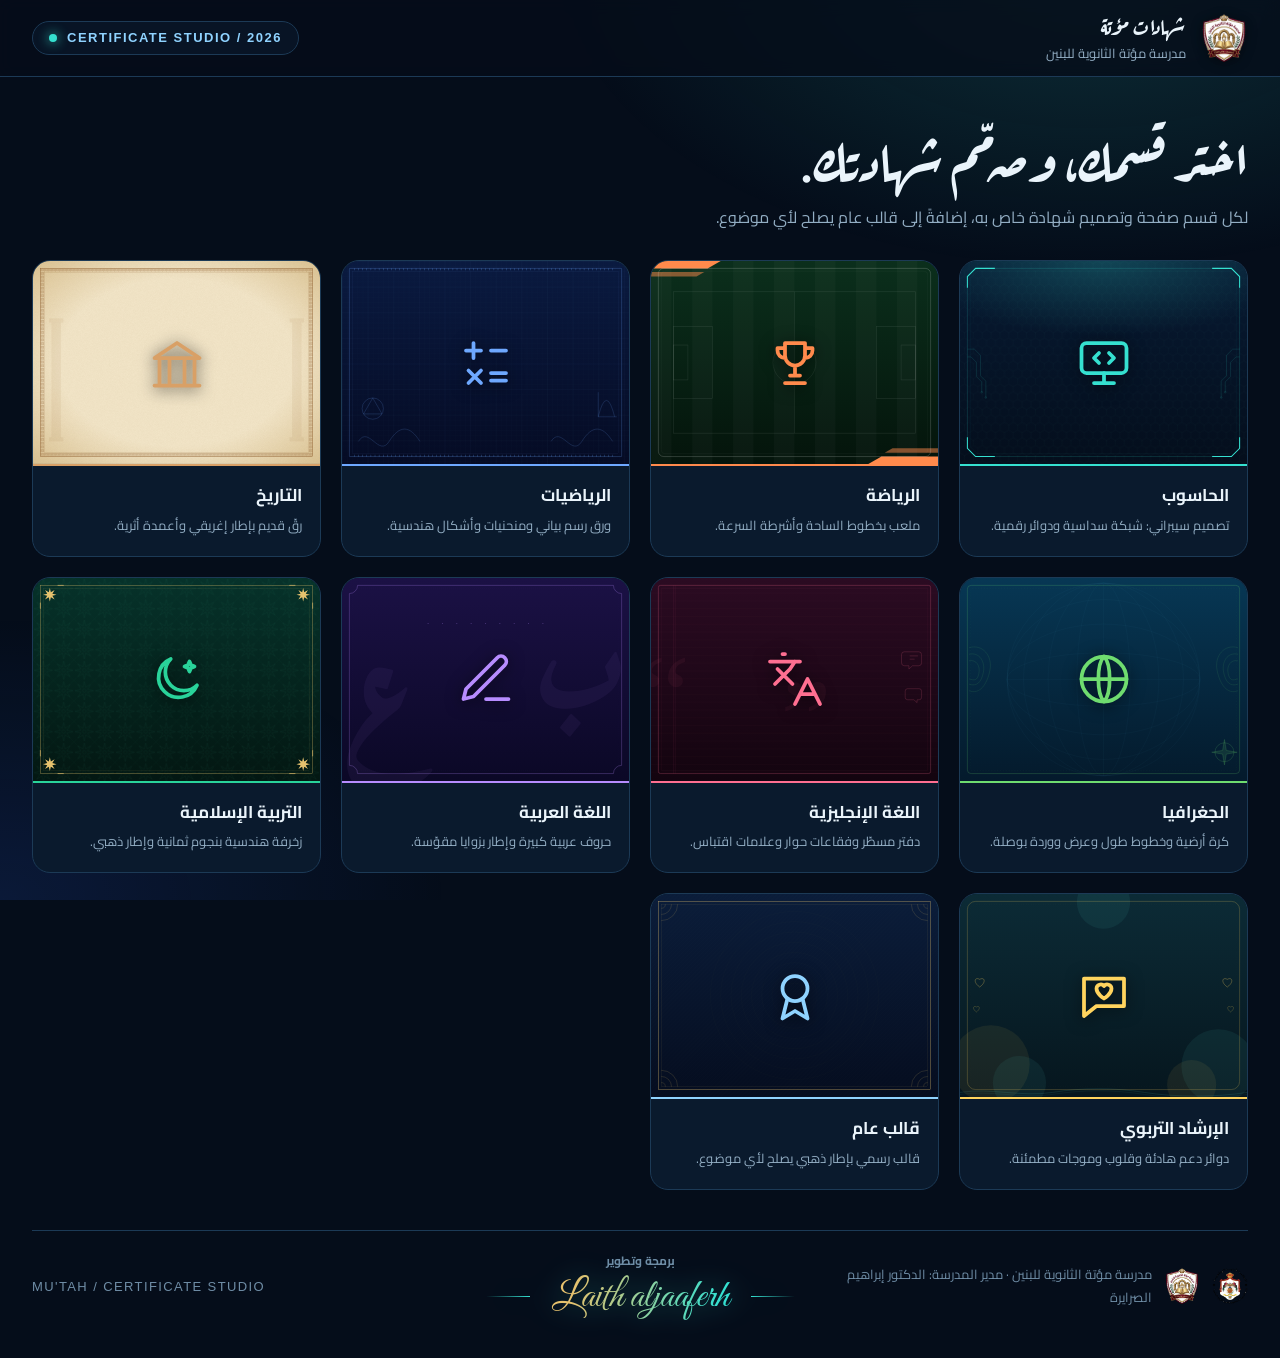
<file: index.html>
<!doctype html>
<html lang="ar" dir="rtl">
<head>
<meta charset="utf-8">
<meta name="viewport" content="width=device-width,initial-scale=1">
<meta name="theme-color" content="#050d1a">
<title>شهادات مؤتة | الأقسام</title>
<link rel="icon" href="assets/logo-school.png">
<link rel="stylesheet" href="style.css">
</head>
<body data-page="home">
<header class="topbar"><div class="wrap top"><a class="brand" href="index.html"><img class="logo" src="assets/logo-school.png" alt="شعار مدرسة مؤتة الثانوية للبنين"><div><b>شهادات مؤتة</b><small>مدرسة مؤتة الثانوية للبنين</small></div></a><div class="tag" dir="ltr">CERTIFICATE STUDIO / 2026</div></div></header>
<main class="wrap">
<section class="intro"><h1>اختر قسمك، وصمّم شهادتك.</h1><p>لكل قسم صفحة وتصميم شهادة خاص به، إضافةً إلى قالب عام يصلح لأي موضوع.</p></section>
<div class="cards" id="cards"></div>
<footer class="foot"><div class="fl"><img src="assets/logo-ministry.png" alt="شعار وزارة التربية والتعليم"><img src="assets/logo-school.png" alt="شعار المدرسة"><span>مدرسة مؤتة الثانوية للبنين · مدير المدرسة: الدكتور إبراهيم الصرايرة</span></div><div class="dev"><small>برمجة وتطوير</small><div class="nm" dir="ltr"><b>Laith aljaaferh</b></div></div><span dir="ltr">MU'TAH / CERTIFICATE STUDIO</span></footer>
</main>
<script src="logos.js"></script>
<script src="themes.js"></script>
<script src="script.js"></script>
</body>
</html>
</file>
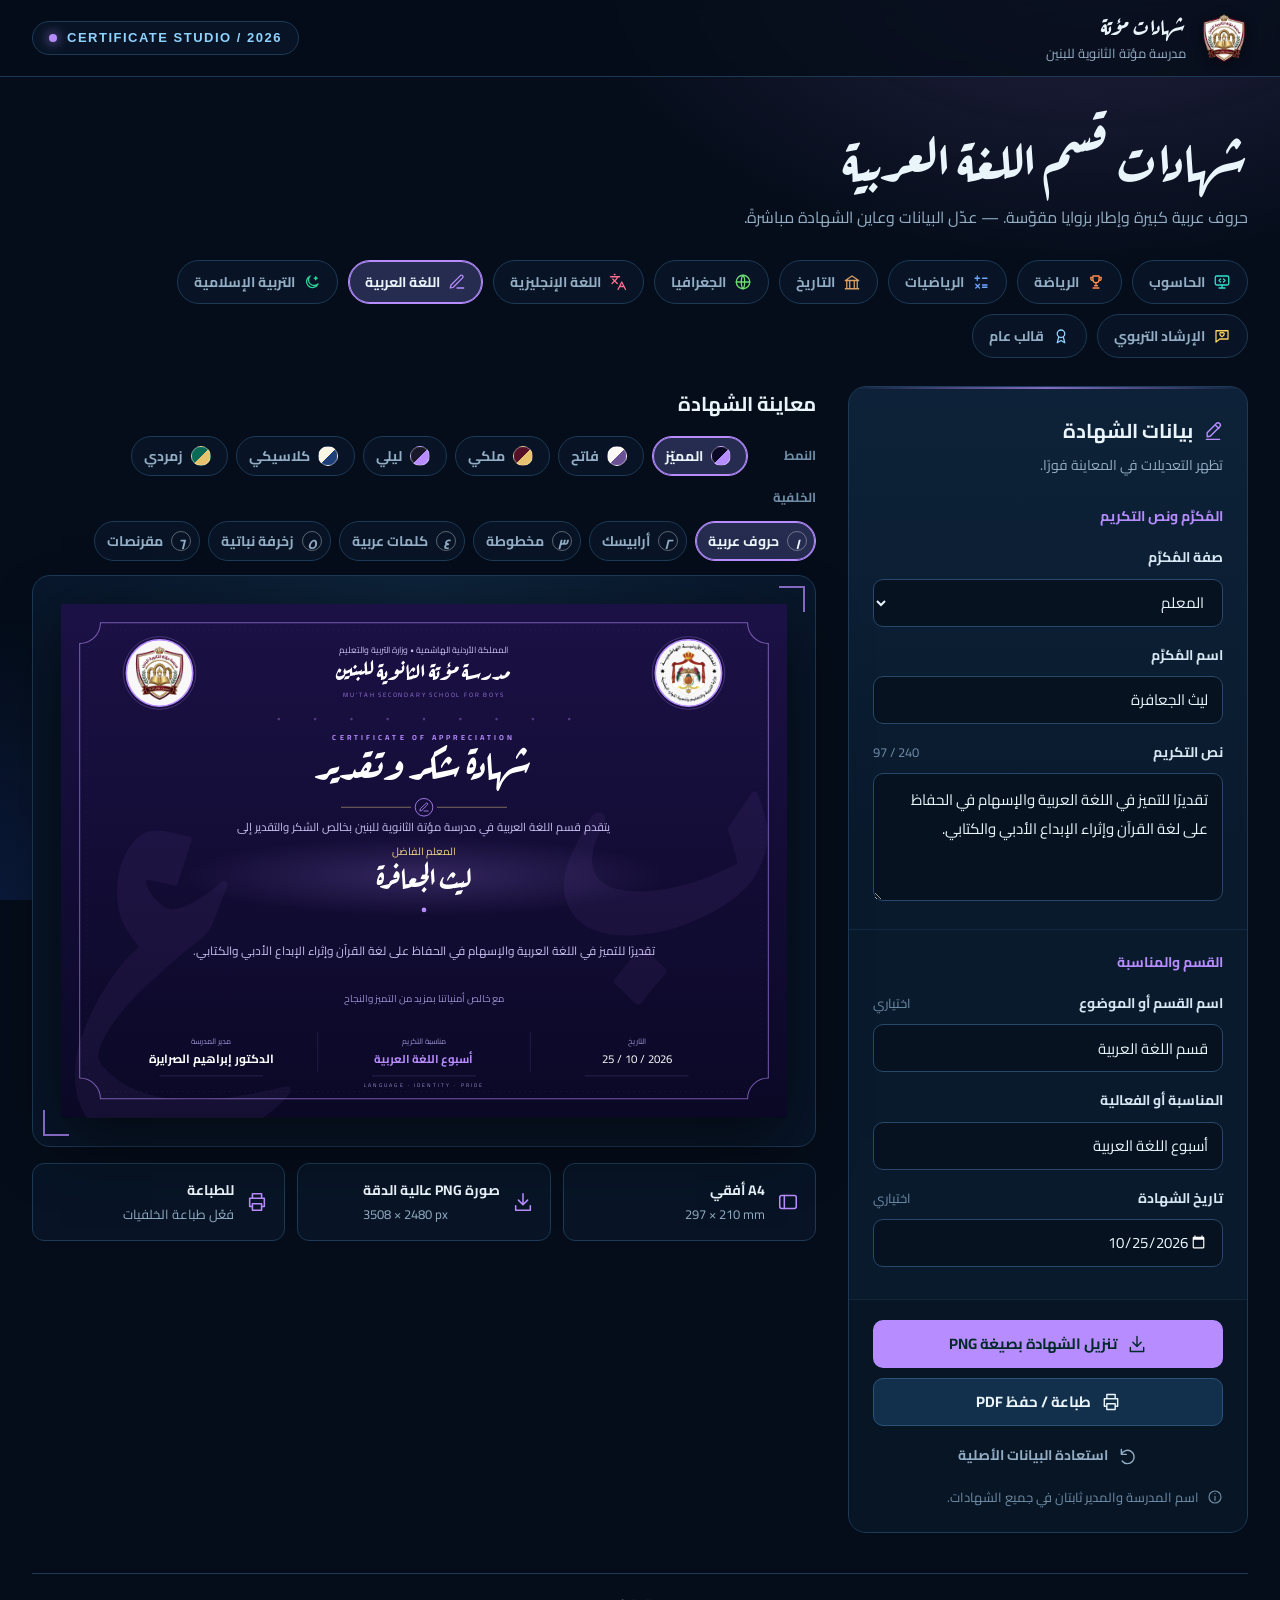
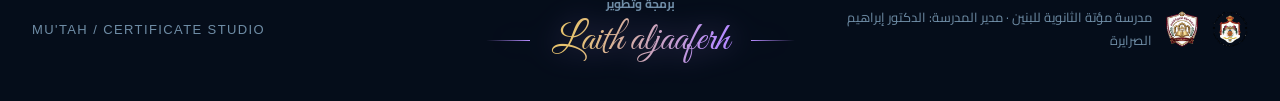
<file: arabic.html>
<!doctype html>
<html lang="ar" dir="rtl">
<head>
<meta charset="utf-8">
<meta name="viewport" content="width=device-width,initial-scale=1">
<meta name="theme-color" content="#050d1a">
<meta name="description" content="صمّم شهادة شكر وتقدير لمدرسة مؤتة الثانوية للبنين بطابع الأمن السيبراني، ثم نزّلها صورة أو اطبعها.">
<title>شهادات مؤتة | شهادات الأقسام</title>
<link rel="icon" href="assets/logo-school.png">
<link rel="stylesheet" href="style.css">
</head>
<body data-dept="arabic">
<svg width="0" height="0" class="sr-only" aria-hidden="true" xmlns="http://www.w3.org/2000/svg"><defs>
<symbol id="i-shield" viewBox="0 0 24 24"><path d="m12 3 8 3v6c0 5-8 9-8 9s-8-4-8-9V6z"/><path d="m8.5 11.5 2.4 2.5 4.6-5"/></symbol>
<symbol id="i-edit" viewBox="0 0 24 24"><path d="M15 5 19 9M5 19l4-1 11-11a2.8 2.8 0 0 0-4-4L5 14zM4 22h16"/></symbol>
<symbol id="i-download" viewBox="0 0 24 24"><path d="M12 3v12m-5-5 5 5 5-5M4 16v5h16v-5"/></symbol>
<symbol id="i-print" viewBox="0 0 24 24"><path d="M7 8V3h10v5M7 17H4V8h16v9h-3M7 14h10v7H7z"/></symbol>
<symbol id="i-reset" viewBox="0 0 24 24"><path d="M4 4v6h6M4 10a8 8 0 1 1 1 8"/></symbol>
<symbol id="i-info" viewBox="0 0 24 24"><circle cx="12" cy="12" r="9"/><path d="M12 11v6m0-10h.01"/></symbol>
<symbol id="i-layout" viewBox="0 0 24 24"><rect x="3" y="5" width="18" height="14" rx="2"/><path d="M8 5v14"/></symbol>
</defs></svg>
<header class="topbar"><div class="wrap top"><a class="brand" href="index.html" aria-label="الصفحة الرئيسية"><img class="logo" src="assets/logo-school.png" alt="شعار مدرسة مؤتة الثانوية للبنين"><div><b>شهادات مؤتة</b><small>مدرسة مؤتة الثانوية للبنين</small></div></a><div class="tag" dir="ltr">CERTIFICATE STUDIO / 2026</div></div></header>
<main class="wrap">
<section class="intro"><h1 id="pageH1">شهادات مؤتة</h1><p id="pageLead"></p></section>
<nav class="depts" id="depts" aria-label="اختر القسم"></nav>
<div class="work">
<aside class="panel" aria-labelledby="form-title">
<div class="ph"><h2 id="form-title"><svg class="ui-icon" aria-hidden="true"><use href="#i-edit"/></svg>بيانات الشهادة</h2><p>تظهر التعديلات في المعاينة فورًا.</p></div>
<form id="certificateForm" autocomplete="off">
<div class="group"><h3>المُكرَّم ونص التكريم</h3>
<div class="field"><label for="honorific">صفة المُكرَّم</label><select id="honorific"><option value="المعلم الفاضل">المعلم</option><option value="المعلمة الفاضلة">المعلمة</option><option value="الطالب المتميز">الطالب</option><option value="الطالبة المتميزة">الطالبة</option><option value="الأستاذ الفاضل">الأستاذ</option><option value="الأستاذة الفاضلة">الأستاذة</option><option value="">بدون صفة</option></select></div>
<div class="field"><label for="recipient">اسم المُكرَّم</label><input id="recipient" value="ليث الجعافرة" maxlength="90" placeholder="اكتب اسم المعلم أو الطالب" spellcheck="false"></div>
<div class="field"><label for="reason">نص التكريم <span class="hint" id="reasonCount" dir="ltr" aria-hidden="true">0 / 240</span></label><textarea id="reason" maxlength="240" aria-describedby="reason-limit">تقديرًا للجهود المتميزة والمشاركة الفاعلة في فعاليات الأمن السيبراني، والإسهام في نشر الوعي الرقمي وثقافة الاستخدام الآمن للتكنولوجيا.</textarea><span class="sr-only" id="reason-limit">الحد الأقصى 240 حرفًا.</span></div></div>
<div class="group"><h3>القسم والمناسبة</h3>
<div class="field"><label for="deptName">اسم القسم أو الموضوع <span class="hint">اختياري</span></label><input id="deptName" maxlength="48" placeholder="مثال: قسم الحاسوب"></div>
<div class="field"><label for="occasion">المناسبة أو الفعالية</label><input id="occasion" value="CYBER ARENA 2026" maxlength="64" placeholder="اكتب عنوان المناسبة" dir="auto"></div>
<div class="field"><label for="date">تاريخ الشهادة <span class="hint">اختياري</span></label><input id="date" type="date" value="2026-10-25"></div></div>
<div class="acts"><button type="button" id="pngBtn" class="btn btn-p"><svg class="ui-icon" aria-hidden="true"><use href="#i-download"/></svg><span>تنزيل الشهادة بصيغة PNG</span></button><button type="button" id="printBtn" class="btn btn-s"><svg class="ui-icon" aria-hidden="true"><use href="#i-print"/></svg>طباعة / حفظ PDF</button><button type="button" id="resetBtn" class="btn btn-t"><svg class="ui-icon" aria-hidden="true"><use href="#i-reset"/></svg>استعادة البيانات الأصلية</button><p class="note"><svg class="ui-icon" aria-hidden="true"><use href="#i-info"/></svg>اسم المدرسة والمدير ثابتان في جميع الشهادات.</p></div>
</form></aside>
<section class="preview" aria-labelledby="preview-title">
<div class="pv-head"><h2 id="preview-title">معاينة الشهادة</h2></div>
<div class="ctrls"><div class="cg"><span>النمط</span><div class="styles" id="styles" role="group" aria-label="نمط الشهادة"></div></div><div class="cg"><span>الخلفية</span><div class="styles" id="bgs" role="group" aria-label="خلفية الشهادة"></div></div></div>
<div class="stage"><div class="art">
<svg id="certificate" style="color:#35e0d0" viewBox="0 0 1400 990" xmlns="http://www.w3.org/2000/svg" role="img" aria-labelledby="certTitle certDesc">
<title id="certTitle">شهادة شكر وتقدير</title><desc id="certDesc">شهادة صادرة عن مدرسة مؤتة الثانوية للبنين.</desc>
<defs>
<style id="svgFontStyles"></style>
<style>.ar{font-family:MutahText,Tahoma,sans-serif;text-anchor:middle;direction:rtl;unicode-bidi:plaintext}#titleText,#schoolText,#recipientText{font-family:MutahDisplay,MutahText,serif}.en{font-family:MutahText,Arial,sans-serif;text-anchor:middle;direction:ltr;unicode-bidi:plaintext}</style>
<linearGradient id="bgG" x1="0" y1="0" x2="0" y2="1"><stop stop-color="#071a33"/><stop offset="1" stop-color="#040e1c"/></linearGradient>
<radialGradient id="glow" cx=".5" cy="0" r=".7"><stop stop-color="currentColor" stop-opacity=".22"/><stop offset="1" stop-color="currentColor" stop-opacity="0"/></radialGradient>
<radialGradient id="nameGlow"><stop stop-color="currentColor" stop-opacity=".2"/><stop offset="1" stop-color="currentColor" stop-opacity="0"/></radialGradient>
<linearGradient id="fade" x1="0" y1="0" x2="1" y2="0"><stop stop-color="currentColor" stop-opacity="0"/><stop offset=".5" stop-color="currentColor"/><stop offset="1" stop-color="currentColor" stop-opacity="0"/></linearGradient>
<pattern id="hex" width="34.64" height="60" patternUnits="userSpaceOnUse" patternTransform="scale(1.25)"><path d="M0 10L17.32 0 34.64 10M0 10V30M34.64 10V30M0 30L17.32 40 34.64 30M17.32 40V60" fill="none" stroke="currentColor" stroke-opacity=".075"/></pattern>
<g id="trace" fill="none" stroke="currentColor" stroke-width="1.5" opacity=".4"><path d="M36 430h34l30 30v100l26 26v80M36 468h18l26 26v70l26 26v50"/><circle cx="126" cy="666" r="4"/><circle cx="106" cy="640" r="4"/></g>
</defs>
<g id="themeArt"></g>
<g transform="translate(190 133)"><circle r="70" fill="none" stroke="currentColor" stroke-opacity=".35" stroke-width="1.5"/><circle r="64" fill="#fff" fill-opacity=".97" stroke="currentColor" stroke-width="3"/><image id="logoSchool" x="-52" y="-52" width="104" height="104"/></g>
<g transform="translate(1210 133)"><circle r="70" fill="none" stroke="currentColor" stroke-opacity=".35" stroke-width="1.5"/><circle r="64" fill="#fff" fill-opacity=".97" stroke="currentColor" stroke-width="3"/><image id="logoMin" x="-56" y="-56" width="112" height="112"/></g>
<text class="ar" x="700" y="94" style="fill:var(--soft)" font-size="17">المملكة الأردنية الهاشمية  •  وزارة التربية والتعليم</text>
<text id="schoolText" class="ar" x="700" y="146" style="fill:var(--ink)" font-size="44" font-weight="700">مدرسة مؤتة الثانوية للبنين</text>
<text class="en" x="700" y="180" fill="currentColor" fill-opacity=".8" font-size="12" letter-spacing="3.5">MU'TAH SECONDARY SCHOOL FOR BOYS</text>
<path d="M120 214H1280" stroke="url(#fade)" stroke-width="1.5"/>
<text class="en" x="700" y="262" fill="currentColor" font-size="14" font-weight="700" letter-spacing="6">CERTIFICATE OF APPRECIATION</text>
<text id="titleText" class="ar" x="700" y="340" style="fill:var(--ink)" font-size="76" font-weight="700">شهادة شكر وتقدير</text>
<path d="M540 392H675M725 392H860" style="stroke:var(--gold)" stroke-opacity=".6" stroke-width="1.5"/><g transform="translate(700 392)"><circle r="17" fill="none" stroke="currentColor" stroke-width="1.6"/><g id="emblemIcon" transform="translate(-10.8 -10.8) scale(.9)" fill="none" stroke="currentColor" stroke-width="1.8" stroke-linecap="round" stroke-linejoin="round"></g></g>
<text id="introText" class="ar" x="700" y="438" style="fill:var(--soft)" font-size="22">تتقدم إدارة مدرسة مؤتة الثانوية للبنين بخالص الشكر والتقدير إلى</text>
<ellipse cx="700" cy="525" rx="470" ry="76" fill="url(#nameGlow)"/>
<text class="ar" id="honorificText" x="700" y="484" style="fill:var(--gold)" font-size="20">المعلم الفاضل</text>
<text class="ar" id="recipientText" x="700" y="549" style="fill:var(--ink)" font-size="50" font-weight="700">ليث الجعافرة</text>
<path d="M360 590H1040" stroke="url(#fade)" stroke-width="2"/><circle cx="700" cy="590" r="4.5" fill="currentColor"/>
<text class="ar" id="reasonText" x="700" y="648" style="fill:var(--soft)" font-size="23"><tspan x="700">تقديرًا للجهود المتميزة والمشاركة الفاعلة في فعاليات الأمن السيبراني،</tspan></text>
<text class="ar" x="700" y="767" style="fill:var(--mute)" font-size="19">مع خالص أمنياتنا بمزيد من التميز والنجاح</text>
<path d="M120 808H1280" stroke="url(#fade)" stroke-opacity=".5"/><path d="M495 826v76M905 826v76" stroke="currentColor" stroke-opacity=".25"/>
<g id="eventGroup"><text class="ar" x="700" y="848" style="fill:var(--mute)" font-size="15">مناسبة التكريم</text><text id="occasionText" class="en" x="700" y="886" fill="currentColor" font-size="22" font-weight="700">CYBER ARENA 2026</text></g>
<g id="dateGroup"><text class="ar" x="1110" y="848" style="fill:var(--mute)" font-size="15">التاريخ</text><text id="dateText" class="en" x="1110" y="886" style="fill:var(--ink)" font-size="22">25 / 10 / 2026</text></g>
<text class="ar" x="290" y="848" style="fill:var(--mute)" font-size="15">مدير المدرسة</text><text class="ar" x="290" y="886" style="fill:var(--ink)" font-size="23" font-weight="700">الدكتور إبراهيم الصرايرة</text>
<path d="M190 910h200M600 910h200M1010 910h200" stroke="currentColor" stroke-opacity=".35"/>
<text id="taglineText" class="en" x="700" y="932" style="fill:var(--mute)" font-size="10" letter-spacing="4">KNOWLEDGE · AWARENESS · EXCELLENCE</text>
</svg></div></div>
<div class="specs"><div class="spec"><svg class="ui-icon" aria-hidden="true"><use href="#i-layout"/></svg><div><b>A4 أفقي</b><small dir="ltr">297 × 210 mm</small></div></div><div class="spec"><svg class="ui-icon" aria-hidden="true"><use href="#i-download"/></svg><div><b>صورة PNG عالية الدقة</b><small dir="ltr">3508 × 2480 px</small></div></div><div class="spec"><svg class="ui-icon" aria-hidden="true"><use href="#i-print"/></svg><div><b>للطباعة</b><small>فعّل طباعة الخلفيات</small></div></div></div>
</section></div>
<footer class="foot"><div class="fl"><img src="assets/logo-ministry.png" alt="شعار وزارة التربية والتعليم"><img src="assets/logo-school.png" alt="شعار المدرسة"><span>مدرسة مؤتة الثانوية للبنين · مدير المدرسة: الدكتور إبراهيم الصرايرة</span></div><div class="dev"><small>برمجة وتطوير</small><div class="nm" dir="ltr"><b>Laith aljaaferh</b></div></div><span dir="ltr">MU'TAH / CERTIFICATE STUDIO</span></footer>
</main>
<div id="toast" class="toast" role="status" aria-live="polite"></div>
<script src="logos.js"></script>
<script src="themes.js"></script>
<script src="script.js"></script>
</body>
</html>
</file>
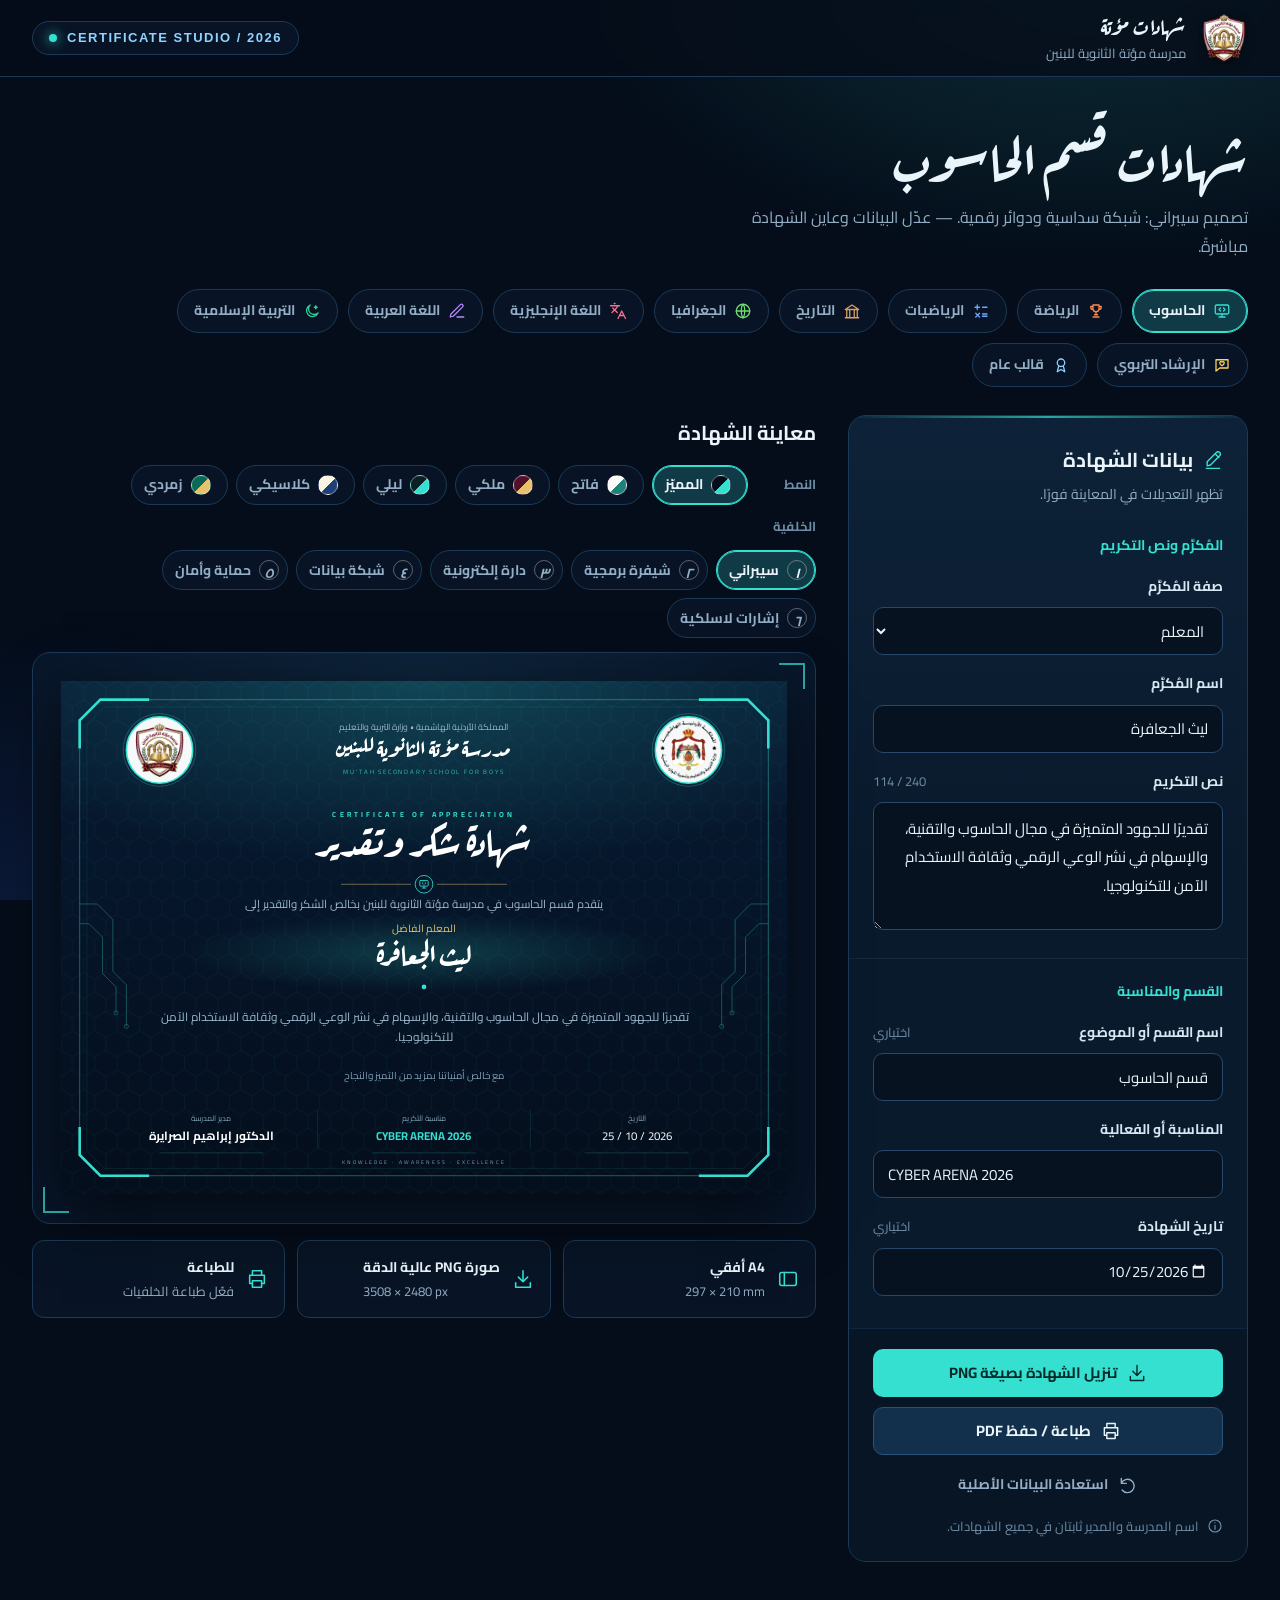
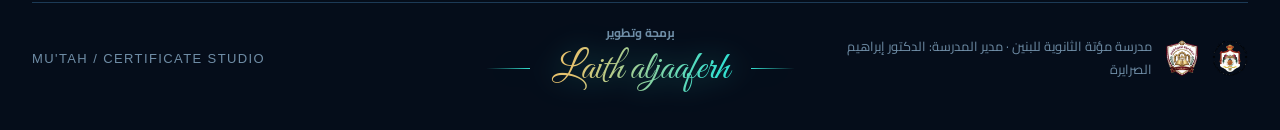
<file: computer.html>
<!doctype html>
<html lang="ar" dir="rtl">
<head>
<meta charset="utf-8">
<meta name="viewport" content="width=device-width,initial-scale=1">
<meta name="theme-color" content="#050d1a">
<meta name="description" content="صمّم شهادة شكر وتقدير لمدرسة مؤتة الثانوية للبنين بطابع الأمن السيبراني، ثم نزّلها صورة أو اطبعها.">
<title>شهادات مؤتة | شهادات الأقسام</title>
<link rel="icon" href="assets/logo-school.png">
<link rel="stylesheet" href="style.css">
</head>
<body data-dept="computer">
<svg width="0" height="0" class="sr-only" aria-hidden="true" xmlns="http://www.w3.org/2000/svg"><defs>
<symbol id="i-shield" viewBox="0 0 24 24"><path d="m12 3 8 3v6c0 5-8 9-8 9s-8-4-8-9V6z"/><path d="m8.5 11.5 2.4 2.5 4.6-5"/></symbol>
<symbol id="i-edit" viewBox="0 0 24 24"><path d="M15 5 19 9M5 19l4-1 11-11a2.8 2.8 0 0 0-4-4L5 14zM4 22h16"/></symbol>
<symbol id="i-download" viewBox="0 0 24 24"><path d="M12 3v12m-5-5 5 5 5-5M4 16v5h16v-5"/></symbol>
<symbol id="i-print" viewBox="0 0 24 24"><path d="M7 8V3h10v5M7 17H4V8h16v9h-3M7 14h10v7H7z"/></symbol>
<symbol id="i-reset" viewBox="0 0 24 24"><path d="M4 4v6h6M4 10a8 8 0 1 1 1 8"/></symbol>
<symbol id="i-info" viewBox="0 0 24 24"><circle cx="12" cy="12" r="9"/><path d="M12 11v6m0-10h.01"/></symbol>
<symbol id="i-layout" viewBox="0 0 24 24"><rect x="3" y="5" width="18" height="14" rx="2"/><path d="M8 5v14"/></symbol>
</defs></svg>
<header class="topbar"><div class="wrap top"><a class="brand" href="index.html" aria-label="الصفحة الرئيسية"><img class="logo" src="assets/logo-school.png" alt="شعار مدرسة مؤتة الثانوية للبنين"><div><b>شهادات مؤتة</b><small>مدرسة مؤتة الثانوية للبنين</small></div></a><div class="tag" dir="ltr">CERTIFICATE STUDIO / 2026</div></div></header>
<main class="wrap">
<section class="intro"><h1 id="pageH1">شهادات مؤتة</h1><p id="pageLead"></p></section>
<nav class="depts" id="depts" aria-label="اختر القسم"></nav>
<div class="work">
<aside class="panel" aria-labelledby="form-title">
<div class="ph"><h2 id="form-title"><svg class="ui-icon" aria-hidden="true"><use href="#i-edit"/></svg>بيانات الشهادة</h2><p>تظهر التعديلات في المعاينة فورًا.</p></div>
<form id="certificateForm" autocomplete="off">
<div class="group"><h3>المُكرَّم ونص التكريم</h3>
<div class="field"><label for="honorific">صفة المُكرَّم</label><select id="honorific"><option value="المعلم الفاضل">المعلم</option><option value="المعلمة الفاضلة">المعلمة</option><option value="الطالب المتميز">الطالب</option><option value="الطالبة المتميزة">الطالبة</option><option value="الأستاذ الفاضل">الأستاذ</option><option value="الأستاذة الفاضلة">الأستاذة</option><option value="">بدون صفة</option></select></div>
<div class="field"><label for="recipient">اسم المُكرَّم</label><input id="recipient" value="ليث الجعافرة" maxlength="90" placeholder="اكتب اسم المعلم أو الطالب" spellcheck="false"></div>
<div class="field"><label for="reason">نص التكريم <span class="hint" id="reasonCount" dir="ltr" aria-hidden="true">0 / 240</span></label><textarea id="reason" maxlength="240" aria-describedby="reason-limit">تقديرًا للجهود المتميزة والمشاركة الفاعلة في فعاليات الأمن السيبراني، والإسهام في نشر الوعي الرقمي وثقافة الاستخدام الآمن للتكنولوجيا.</textarea><span class="sr-only" id="reason-limit">الحد الأقصى 240 حرفًا.</span></div></div>
<div class="group"><h3>القسم والمناسبة</h3>
<div class="field"><label for="deptName">اسم القسم أو الموضوع <span class="hint">اختياري</span></label><input id="deptName" maxlength="48" placeholder="مثال: قسم الحاسوب"></div>
<div class="field"><label for="occasion">المناسبة أو الفعالية</label><input id="occasion" value="CYBER ARENA 2026" maxlength="64" placeholder="اكتب عنوان المناسبة" dir="auto"></div>
<div class="field"><label for="date">تاريخ الشهادة <span class="hint">اختياري</span></label><input id="date" type="date" value="2026-10-25"></div></div>
<div class="acts"><button type="button" id="pngBtn" class="btn btn-p"><svg class="ui-icon" aria-hidden="true"><use href="#i-download"/></svg><span>تنزيل الشهادة بصيغة PNG</span></button><button type="button" id="printBtn" class="btn btn-s"><svg class="ui-icon" aria-hidden="true"><use href="#i-print"/></svg>طباعة / حفظ PDF</button><button type="button" id="resetBtn" class="btn btn-t"><svg class="ui-icon" aria-hidden="true"><use href="#i-reset"/></svg>استعادة البيانات الأصلية</button><p class="note"><svg class="ui-icon" aria-hidden="true"><use href="#i-info"/></svg>اسم المدرسة والمدير ثابتان في جميع الشهادات.</p></div>
</form></aside>
<section class="preview" aria-labelledby="preview-title">
<div class="pv-head"><h2 id="preview-title">معاينة الشهادة</h2></div>
<div class="ctrls"><div class="cg"><span>النمط</span><div class="styles" id="styles" role="group" aria-label="نمط الشهادة"></div></div><div class="cg"><span>الخلفية</span><div class="styles" id="bgs" role="group" aria-label="خلفية الشهادة"></div></div></div>
<div class="stage"><div class="art">
<svg id="certificate" style="color:#35e0d0" viewBox="0 0 1400 990" xmlns="http://www.w3.org/2000/svg" role="img" aria-labelledby="certTitle certDesc">
<title id="certTitle">شهادة شكر وتقدير</title><desc id="certDesc">شهادة صادرة عن مدرسة مؤتة الثانوية للبنين.</desc>
<defs>
<style id="svgFontStyles"></style>
<style>.ar{font-family:MutahText,Tahoma,sans-serif;text-anchor:middle;direction:rtl;unicode-bidi:plaintext}#titleText,#schoolText,#recipientText{font-family:MutahDisplay,MutahText,serif}.en{font-family:MutahText,Arial,sans-serif;text-anchor:middle;direction:ltr;unicode-bidi:plaintext}</style>
<linearGradient id="bgG" x1="0" y1="0" x2="0" y2="1"><stop stop-color="#071a33"/><stop offset="1" stop-color="#040e1c"/></linearGradient>
<radialGradient id="glow" cx=".5" cy="0" r=".7"><stop stop-color="currentColor" stop-opacity=".22"/><stop offset="1" stop-color="currentColor" stop-opacity="0"/></radialGradient>
<radialGradient id="nameGlow"><stop stop-color="currentColor" stop-opacity=".2"/><stop offset="1" stop-color="currentColor" stop-opacity="0"/></radialGradient>
<linearGradient id="fade" x1="0" y1="0" x2="1" y2="0"><stop stop-color="currentColor" stop-opacity="0"/><stop offset=".5" stop-color="currentColor"/><stop offset="1" stop-color="currentColor" stop-opacity="0"/></linearGradient>
<pattern id="hex" width="34.64" height="60" patternUnits="userSpaceOnUse" patternTransform="scale(1.25)"><path d="M0 10L17.32 0 34.64 10M0 10V30M34.64 10V30M0 30L17.32 40 34.64 30M17.32 40V60" fill="none" stroke="currentColor" stroke-opacity=".075"/></pattern>
<g id="trace" fill="none" stroke="currentColor" stroke-width="1.5" opacity=".4"><path d="M36 430h34l30 30v100l26 26v80M36 468h18l26 26v70l26 26v50"/><circle cx="126" cy="666" r="4"/><circle cx="106" cy="640" r="4"/></g>
</defs>
<g id="themeArt"></g>
<g transform="translate(190 133)"><circle r="70" fill="none" stroke="currentColor" stroke-opacity=".35" stroke-width="1.5"/><circle r="64" fill="#fff" fill-opacity=".97" stroke="currentColor" stroke-width="3"/><image id="logoSchool" x="-52" y="-52" width="104" height="104"/></g>
<g transform="translate(1210 133)"><circle r="70" fill="none" stroke="currentColor" stroke-opacity=".35" stroke-width="1.5"/><circle r="64" fill="#fff" fill-opacity=".97" stroke="currentColor" stroke-width="3"/><image id="logoMin" x="-56" y="-56" width="112" height="112"/></g>
<text class="ar" x="700" y="94" style="fill:var(--soft)" font-size="17">المملكة الأردنية الهاشمية  •  وزارة التربية والتعليم</text>
<text id="schoolText" class="ar" x="700" y="146" style="fill:var(--ink)" font-size="44" font-weight="700">مدرسة مؤتة الثانوية للبنين</text>
<text class="en" x="700" y="180" fill="currentColor" fill-opacity=".8" font-size="12" letter-spacing="3.5">MU'TAH SECONDARY SCHOOL FOR BOYS</text>
<path d="M120 214H1280" stroke="url(#fade)" stroke-width="1.5"/>
<text class="en" x="700" y="262" fill="currentColor" font-size="14" font-weight="700" letter-spacing="6">CERTIFICATE OF APPRECIATION</text>
<text id="titleText" class="ar" x="700" y="340" style="fill:var(--ink)" font-size="76" font-weight="700">شهادة شكر وتقدير</text>
<path d="M540 392H675M725 392H860" style="stroke:var(--gold)" stroke-opacity=".6" stroke-width="1.5"/><g transform="translate(700 392)"><circle r="17" fill="none" stroke="currentColor" stroke-width="1.6"/><g id="emblemIcon" transform="translate(-10.8 -10.8) scale(.9)" fill="none" stroke="currentColor" stroke-width="1.8" stroke-linecap="round" stroke-linejoin="round"></g></g>
<text id="introText" class="ar" x="700" y="438" style="fill:var(--soft)" font-size="22">تتقدم إدارة مدرسة مؤتة الثانوية للبنين بخالص الشكر والتقدير إلى</text>
<ellipse cx="700" cy="525" rx="470" ry="76" fill="url(#nameGlow)"/>
<text class="ar" id="honorificText" x="700" y="484" style="fill:var(--gold)" font-size="20">المعلم الفاضل</text>
<text class="ar" id="recipientText" x="700" y="549" style="fill:var(--ink)" font-size="50" font-weight="700">ليث الجعافرة</text>
<path d="M360 590H1040" stroke="url(#fade)" stroke-width="2"/><circle cx="700" cy="590" r="4.5" fill="currentColor"/>
<text class="ar" id="reasonText" x="700" y="648" style="fill:var(--soft)" font-size="23"><tspan x="700">تقديرًا للجهود المتميزة والمشاركة الفاعلة في فعاليات الأمن السيبراني،</tspan></text>
<text class="ar" x="700" y="767" style="fill:var(--mute)" font-size="19">مع خالص أمنياتنا بمزيد من التميز والنجاح</text>
<path d="M120 808H1280" stroke="url(#fade)" stroke-opacity=".5"/><path d="M495 826v76M905 826v76" stroke="currentColor" stroke-opacity=".25"/>
<g id="eventGroup"><text class="ar" x="700" y="848" style="fill:var(--mute)" font-size="15">مناسبة التكريم</text><text id="occasionText" class="en" x="700" y="886" fill="currentColor" font-size="22" font-weight="700">CYBER ARENA 2026</text></g>
<g id="dateGroup"><text class="ar" x="1110" y="848" style="fill:var(--mute)" font-size="15">التاريخ</text><text id="dateText" class="en" x="1110" y="886" style="fill:var(--ink)" font-size="22">25 / 10 / 2026</text></g>
<text class="ar" x="290" y="848" style="fill:var(--mute)" font-size="15">مدير المدرسة</text><text class="ar" x="290" y="886" style="fill:var(--ink)" font-size="23" font-weight="700">الدكتور إبراهيم الصرايرة</text>
<path d="M190 910h200M600 910h200M1010 910h200" stroke="currentColor" stroke-opacity=".35"/>
<text id="taglineText" class="en" x="700" y="932" style="fill:var(--mute)" font-size="10" letter-spacing="4">KNOWLEDGE · AWARENESS · EXCELLENCE</text>
</svg></div></div>
<div class="specs"><div class="spec"><svg class="ui-icon" aria-hidden="true"><use href="#i-layout"/></svg><div><b>A4 أفقي</b><small dir="ltr">297 × 210 mm</small></div></div><div class="spec"><svg class="ui-icon" aria-hidden="true"><use href="#i-download"/></svg><div><b>صورة PNG عالية الدقة</b><small dir="ltr">3508 × 2480 px</small></div></div><div class="spec"><svg class="ui-icon" aria-hidden="true"><use href="#i-print"/></svg><div><b>للطباعة</b><small>فعّل طباعة الخلفيات</small></div></div></div>
</section></div>
<footer class="foot"><div class="fl"><img src="assets/logo-ministry.png" alt="شعار وزارة التربية والتعليم"><img src="assets/logo-school.png" alt="شعار المدرسة"><span>مدرسة مؤتة الثانوية للبنين · مدير المدرسة: الدكتور إبراهيم الصرايرة</span></div><div class="dev"><small>برمجة وتطوير</small><div class="nm" dir="ltr"><b>Laith aljaaferh</b></div></div><span dir="ltr">MU'TAH / CERTIFICATE STUDIO</span></footer>
</main>
<div id="toast" class="toast" role="status" aria-live="polite"></div>
<script src="logos.js"></script>
<script src="themes.js"></script>
<script src="script.js"></script>
</body>
</html>
</file>
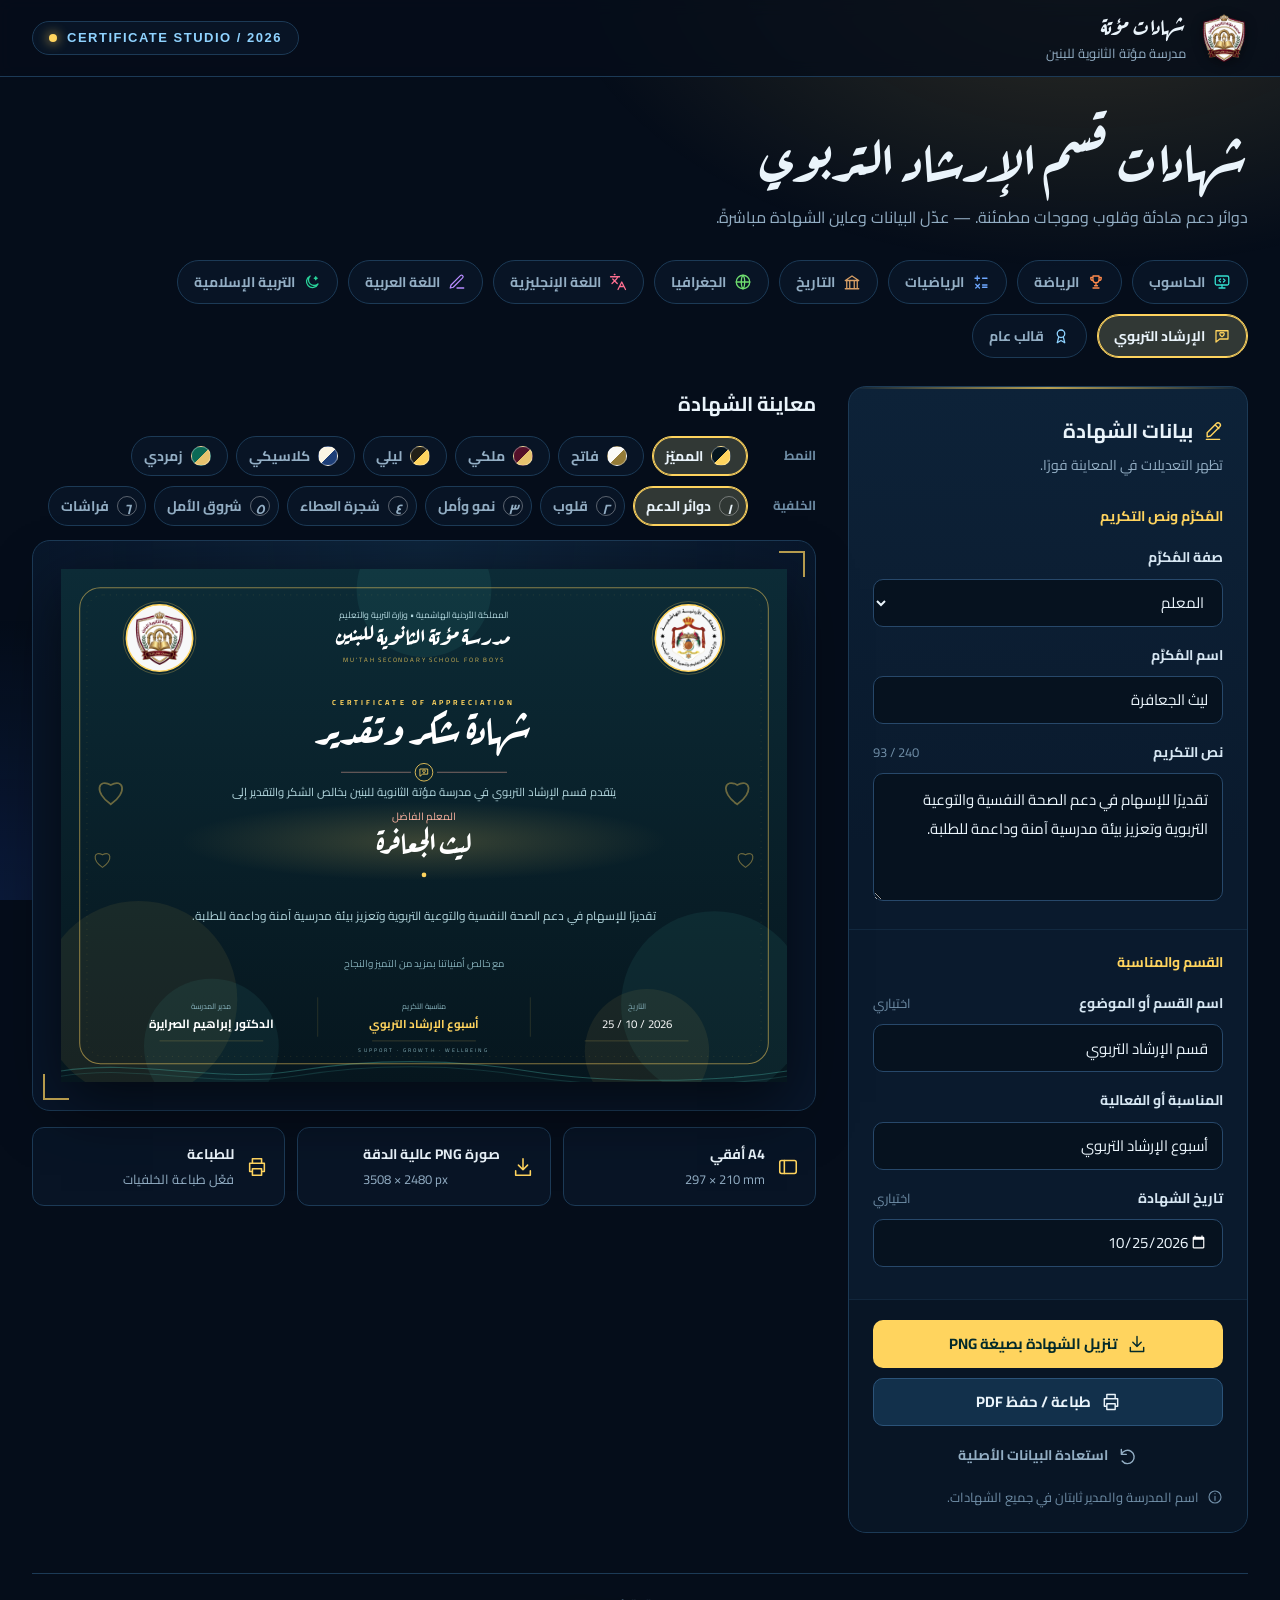
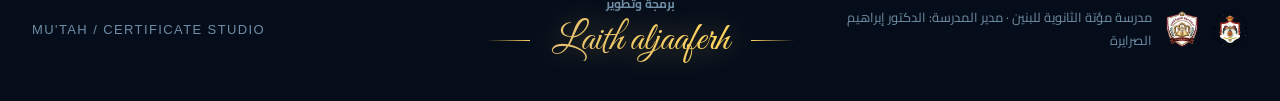
<file: counseling.html>
<!doctype html>
<html lang="ar" dir="rtl">
<head>
<meta charset="utf-8">
<meta name="viewport" content="width=device-width,initial-scale=1">
<meta name="theme-color" content="#050d1a">
<meta name="description" content="صمّم شهادة شكر وتقدير لمدرسة مؤتة الثانوية للبنين بطابع الأمن السيبراني، ثم نزّلها صورة أو اطبعها.">
<title>شهادات مؤتة | شهادات الأقسام</title>
<link rel="icon" href="assets/logo-school.png">
<link rel="stylesheet" href="style.css">
</head>
<body data-dept="counseling">
<svg width="0" height="0" class="sr-only" aria-hidden="true" xmlns="http://www.w3.org/2000/svg"><defs>
<symbol id="i-shield" viewBox="0 0 24 24"><path d="m12 3 8 3v6c0 5-8 9-8 9s-8-4-8-9V6z"/><path d="m8.5 11.5 2.4 2.5 4.6-5"/></symbol>
<symbol id="i-edit" viewBox="0 0 24 24"><path d="M15 5 19 9M5 19l4-1 11-11a2.8 2.8 0 0 0-4-4L5 14zM4 22h16"/></symbol>
<symbol id="i-download" viewBox="0 0 24 24"><path d="M12 3v12m-5-5 5 5 5-5M4 16v5h16v-5"/></symbol>
<symbol id="i-print" viewBox="0 0 24 24"><path d="M7 8V3h10v5M7 17H4V8h16v9h-3M7 14h10v7H7z"/></symbol>
<symbol id="i-reset" viewBox="0 0 24 24"><path d="M4 4v6h6M4 10a8 8 0 1 1 1 8"/></symbol>
<symbol id="i-info" viewBox="0 0 24 24"><circle cx="12" cy="12" r="9"/><path d="M12 11v6m0-10h.01"/></symbol>
<symbol id="i-layout" viewBox="0 0 24 24"><rect x="3" y="5" width="18" height="14" rx="2"/><path d="M8 5v14"/></symbol>
</defs></svg>
<header class="topbar"><div class="wrap top"><a class="brand" href="index.html" aria-label="الصفحة الرئيسية"><img class="logo" src="assets/logo-school.png" alt="شعار مدرسة مؤتة الثانوية للبنين"><div><b>شهادات مؤتة</b><small>مدرسة مؤتة الثانوية للبنين</small></div></a><div class="tag" dir="ltr">CERTIFICATE STUDIO / 2026</div></div></header>
<main class="wrap">
<section class="intro"><h1 id="pageH1">شهادات مؤتة</h1><p id="pageLead"></p></section>
<nav class="depts" id="depts" aria-label="اختر القسم"></nav>
<div class="work">
<aside class="panel" aria-labelledby="form-title">
<div class="ph"><h2 id="form-title"><svg class="ui-icon" aria-hidden="true"><use href="#i-edit"/></svg>بيانات الشهادة</h2><p>تظهر التعديلات في المعاينة فورًا.</p></div>
<form id="certificateForm" autocomplete="off">
<div class="group"><h3>المُكرَّم ونص التكريم</h3>
<div class="field"><label for="honorific">صفة المُكرَّم</label><select id="honorific"><option value="المعلم الفاضل">المعلم</option><option value="المعلمة الفاضلة">المعلمة</option><option value="الطالب المتميز">الطالب</option><option value="الطالبة المتميزة">الطالبة</option><option value="الأستاذ الفاضل">الأستاذ</option><option value="الأستاذة الفاضلة">الأستاذة</option><option value="">بدون صفة</option></select></div>
<div class="field"><label for="recipient">اسم المُكرَّم</label><input id="recipient" value="ليث الجعافرة" maxlength="90" placeholder="اكتب اسم المعلم أو الطالب" spellcheck="false"></div>
<div class="field"><label for="reason">نص التكريم <span class="hint" id="reasonCount" dir="ltr" aria-hidden="true">0 / 240</span></label><textarea id="reason" maxlength="240" aria-describedby="reason-limit">تقديرًا للجهود المتميزة والمشاركة الفاعلة في فعاليات الأمن السيبراني، والإسهام في نشر الوعي الرقمي وثقافة الاستخدام الآمن للتكنولوجيا.</textarea><span class="sr-only" id="reason-limit">الحد الأقصى 240 حرفًا.</span></div></div>
<div class="group"><h3>القسم والمناسبة</h3>
<div class="field"><label for="deptName">اسم القسم أو الموضوع <span class="hint">اختياري</span></label><input id="deptName" maxlength="48" placeholder="مثال: قسم الحاسوب"></div>
<div class="field"><label for="occasion">المناسبة أو الفعالية</label><input id="occasion" value="CYBER ARENA 2026" maxlength="64" placeholder="اكتب عنوان المناسبة" dir="auto"></div>
<div class="field"><label for="date">تاريخ الشهادة <span class="hint">اختياري</span></label><input id="date" type="date" value="2026-10-25"></div></div>
<div class="acts"><button type="button" id="pngBtn" class="btn btn-p"><svg class="ui-icon" aria-hidden="true"><use href="#i-download"/></svg><span>تنزيل الشهادة بصيغة PNG</span></button><button type="button" id="printBtn" class="btn btn-s"><svg class="ui-icon" aria-hidden="true"><use href="#i-print"/></svg>طباعة / حفظ PDF</button><button type="button" id="resetBtn" class="btn btn-t"><svg class="ui-icon" aria-hidden="true"><use href="#i-reset"/></svg>استعادة البيانات الأصلية</button><p class="note"><svg class="ui-icon" aria-hidden="true"><use href="#i-info"/></svg>اسم المدرسة والمدير ثابتان في جميع الشهادات.</p></div>
</form></aside>
<section class="preview" aria-labelledby="preview-title">
<div class="pv-head"><h2 id="preview-title">معاينة الشهادة</h2></div>
<div class="ctrls"><div class="cg"><span>النمط</span><div class="styles" id="styles" role="group" aria-label="نمط الشهادة"></div></div><div class="cg"><span>الخلفية</span><div class="styles" id="bgs" role="group" aria-label="خلفية الشهادة"></div></div></div>
<div class="stage"><div class="art">
<svg id="certificate" style="color:#35e0d0" viewBox="0 0 1400 990" xmlns="http://www.w3.org/2000/svg" role="img" aria-labelledby="certTitle certDesc">
<title id="certTitle">شهادة شكر وتقدير</title><desc id="certDesc">شهادة صادرة عن مدرسة مؤتة الثانوية للبنين.</desc>
<defs>
<style id="svgFontStyles"></style>
<style>.ar{font-family:MutahText,Tahoma,sans-serif;text-anchor:middle;direction:rtl;unicode-bidi:plaintext}#titleText,#schoolText,#recipientText{font-family:MutahDisplay,MutahText,serif}.en{font-family:MutahText,Arial,sans-serif;text-anchor:middle;direction:ltr;unicode-bidi:plaintext}</style>
<linearGradient id="bgG" x1="0" y1="0" x2="0" y2="1"><stop stop-color="#071a33"/><stop offset="1" stop-color="#040e1c"/></linearGradient>
<radialGradient id="glow" cx=".5" cy="0" r=".7"><stop stop-color="currentColor" stop-opacity=".22"/><stop offset="1" stop-color="currentColor" stop-opacity="0"/></radialGradient>
<radialGradient id="nameGlow"><stop stop-color="currentColor" stop-opacity=".2"/><stop offset="1" stop-color="currentColor" stop-opacity="0"/></radialGradient>
<linearGradient id="fade" x1="0" y1="0" x2="1" y2="0"><stop stop-color="currentColor" stop-opacity="0"/><stop offset=".5" stop-color="currentColor"/><stop offset="1" stop-color="currentColor" stop-opacity="0"/></linearGradient>
<pattern id="hex" width="34.64" height="60" patternUnits="userSpaceOnUse" patternTransform="scale(1.25)"><path d="M0 10L17.32 0 34.64 10M0 10V30M34.64 10V30M0 30L17.32 40 34.64 30M17.32 40V60" fill="none" stroke="currentColor" stroke-opacity=".075"/></pattern>
<g id="trace" fill="none" stroke="currentColor" stroke-width="1.5" opacity=".4"><path d="M36 430h34l30 30v100l26 26v80M36 468h18l26 26v70l26 26v50"/><circle cx="126" cy="666" r="4"/><circle cx="106" cy="640" r="4"/></g>
</defs>
<g id="themeArt"></g>
<g transform="translate(190 133)"><circle r="70" fill="none" stroke="currentColor" stroke-opacity=".35" stroke-width="1.5"/><circle r="64" fill="#fff" fill-opacity=".97" stroke="currentColor" stroke-width="3"/><image id="logoSchool" x="-52" y="-52" width="104" height="104"/></g>
<g transform="translate(1210 133)"><circle r="70" fill="none" stroke="currentColor" stroke-opacity=".35" stroke-width="1.5"/><circle r="64" fill="#fff" fill-opacity=".97" stroke="currentColor" stroke-width="3"/><image id="logoMin" x="-56" y="-56" width="112" height="112"/></g>
<text class="ar" x="700" y="94" style="fill:var(--soft)" font-size="17">المملكة الأردنية الهاشمية  •  وزارة التربية والتعليم</text>
<text id="schoolText" class="ar" x="700" y="146" style="fill:var(--ink)" font-size="44" font-weight="700">مدرسة مؤتة الثانوية للبنين</text>
<text class="en" x="700" y="180" fill="currentColor" fill-opacity=".8" font-size="12" letter-spacing="3.5">MU'TAH SECONDARY SCHOOL FOR BOYS</text>
<path d="M120 214H1280" stroke="url(#fade)" stroke-width="1.5"/>
<text class="en" x="700" y="262" fill="currentColor" font-size="14" font-weight="700" letter-spacing="6">CERTIFICATE OF APPRECIATION</text>
<text id="titleText" class="ar" x="700" y="340" style="fill:var(--ink)" font-size="76" font-weight="700">شهادة شكر وتقدير</text>
<path d="M540 392H675M725 392H860" style="stroke:var(--gold)" stroke-opacity=".6" stroke-width="1.5"/><g transform="translate(700 392)"><circle r="17" fill="none" stroke="currentColor" stroke-width="1.6"/><g id="emblemIcon" transform="translate(-10.8 -10.8) scale(.9)" fill="none" stroke="currentColor" stroke-width="1.8" stroke-linecap="round" stroke-linejoin="round"></g></g>
<text id="introText" class="ar" x="700" y="438" style="fill:var(--soft)" font-size="22">تتقدم إدارة مدرسة مؤتة الثانوية للبنين بخالص الشكر والتقدير إلى</text>
<ellipse cx="700" cy="525" rx="470" ry="76" fill="url(#nameGlow)"/>
<text class="ar" id="honorificText" x="700" y="484" style="fill:var(--gold)" font-size="20">المعلم الفاضل</text>
<text class="ar" id="recipientText" x="700" y="549" style="fill:var(--ink)" font-size="50" font-weight="700">ليث الجعافرة</text>
<path d="M360 590H1040" stroke="url(#fade)" stroke-width="2"/><circle cx="700" cy="590" r="4.5" fill="currentColor"/>
<text class="ar" id="reasonText" x="700" y="648" style="fill:var(--soft)" font-size="23"><tspan x="700">تقديرًا للجهود المتميزة والمشاركة الفاعلة في فعاليات الأمن السيبراني،</tspan></text>
<text class="ar" x="700" y="767" style="fill:var(--mute)" font-size="19">مع خالص أمنياتنا بمزيد من التميز والنجاح</text>
<path d="M120 808H1280" stroke="url(#fade)" stroke-opacity=".5"/><path d="M495 826v76M905 826v76" stroke="currentColor" stroke-opacity=".25"/>
<g id="eventGroup"><text class="ar" x="700" y="848" style="fill:var(--mute)" font-size="15">مناسبة التكريم</text><text id="occasionText" class="en" x="700" y="886" fill="currentColor" font-size="22" font-weight="700">CYBER ARENA 2026</text></g>
<g id="dateGroup"><text class="ar" x="1110" y="848" style="fill:var(--mute)" font-size="15">التاريخ</text><text id="dateText" class="en" x="1110" y="886" style="fill:var(--ink)" font-size="22">25 / 10 / 2026</text></g>
<text class="ar" x="290" y="848" style="fill:var(--mute)" font-size="15">مدير المدرسة</text><text class="ar" x="290" y="886" style="fill:var(--ink)" font-size="23" font-weight="700">الدكتور إبراهيم الصرايرة</text>
<path d="M190 910h200M600 910h200M1010 910h200" stroke="currentColor" stroke-opacity=".35"/>
<text id="taglineText" class="en" x="700" y="932" style="fill:var(--mute)" font-size="10" letter-spacing="4">KNOWLEDGE · AWARENESS · EXCELLENCE</text>
</svg></div></div>
<div class="specs"><div class="spec"><svg class="ui-icon" aria-hidden="true"><use href="#i-layout"/></svg><div><b>A4 أفقي</b><small dir="ltr">297 × 210 mm</small></div></div><div class="spec"><svg class="ui-icon" aria-hidden="true"><use href="#i-download"/></svg><div><b>صورة PNG عالية الدقة</b><small dir="ltr">3508 × 2480 px</small></div></div><div class="spec"><svg class="ui-icon" aria-hidden="true"><use href="#i-print"/></svg><div><b>للطباعة</b><small>فعّل طباعة الخلفيات</small></div></div></div>
</section></div>
<footer class="foot"><div class="fl"><img src="assets/logo-ministry.png" alt="شعار وزارة التربية والتعليم"><img src="assets/logo-school.png" alt="شعار المدرسة"><span>مدرسة مؤتة الثانوية للبنين · مدير المدرسة: الدكتور إبراهيم الصرايرة</span></div><div class="dev"><small>برمجة وتطوير</small><div class="nm" dir="ltr"><b>Laith aljaaferh</b></div></div><span dir="ltr">MU'TAH / CERTIFICATE STUDIO</span></footer>
</main>
<div id="toast" class="toast" role="status" aria-live="polite"></div>
<script src="logos.js"></script>
<script src="themes.js"></script>
<script src="script.js"></script>
</body>
</html>
</file>
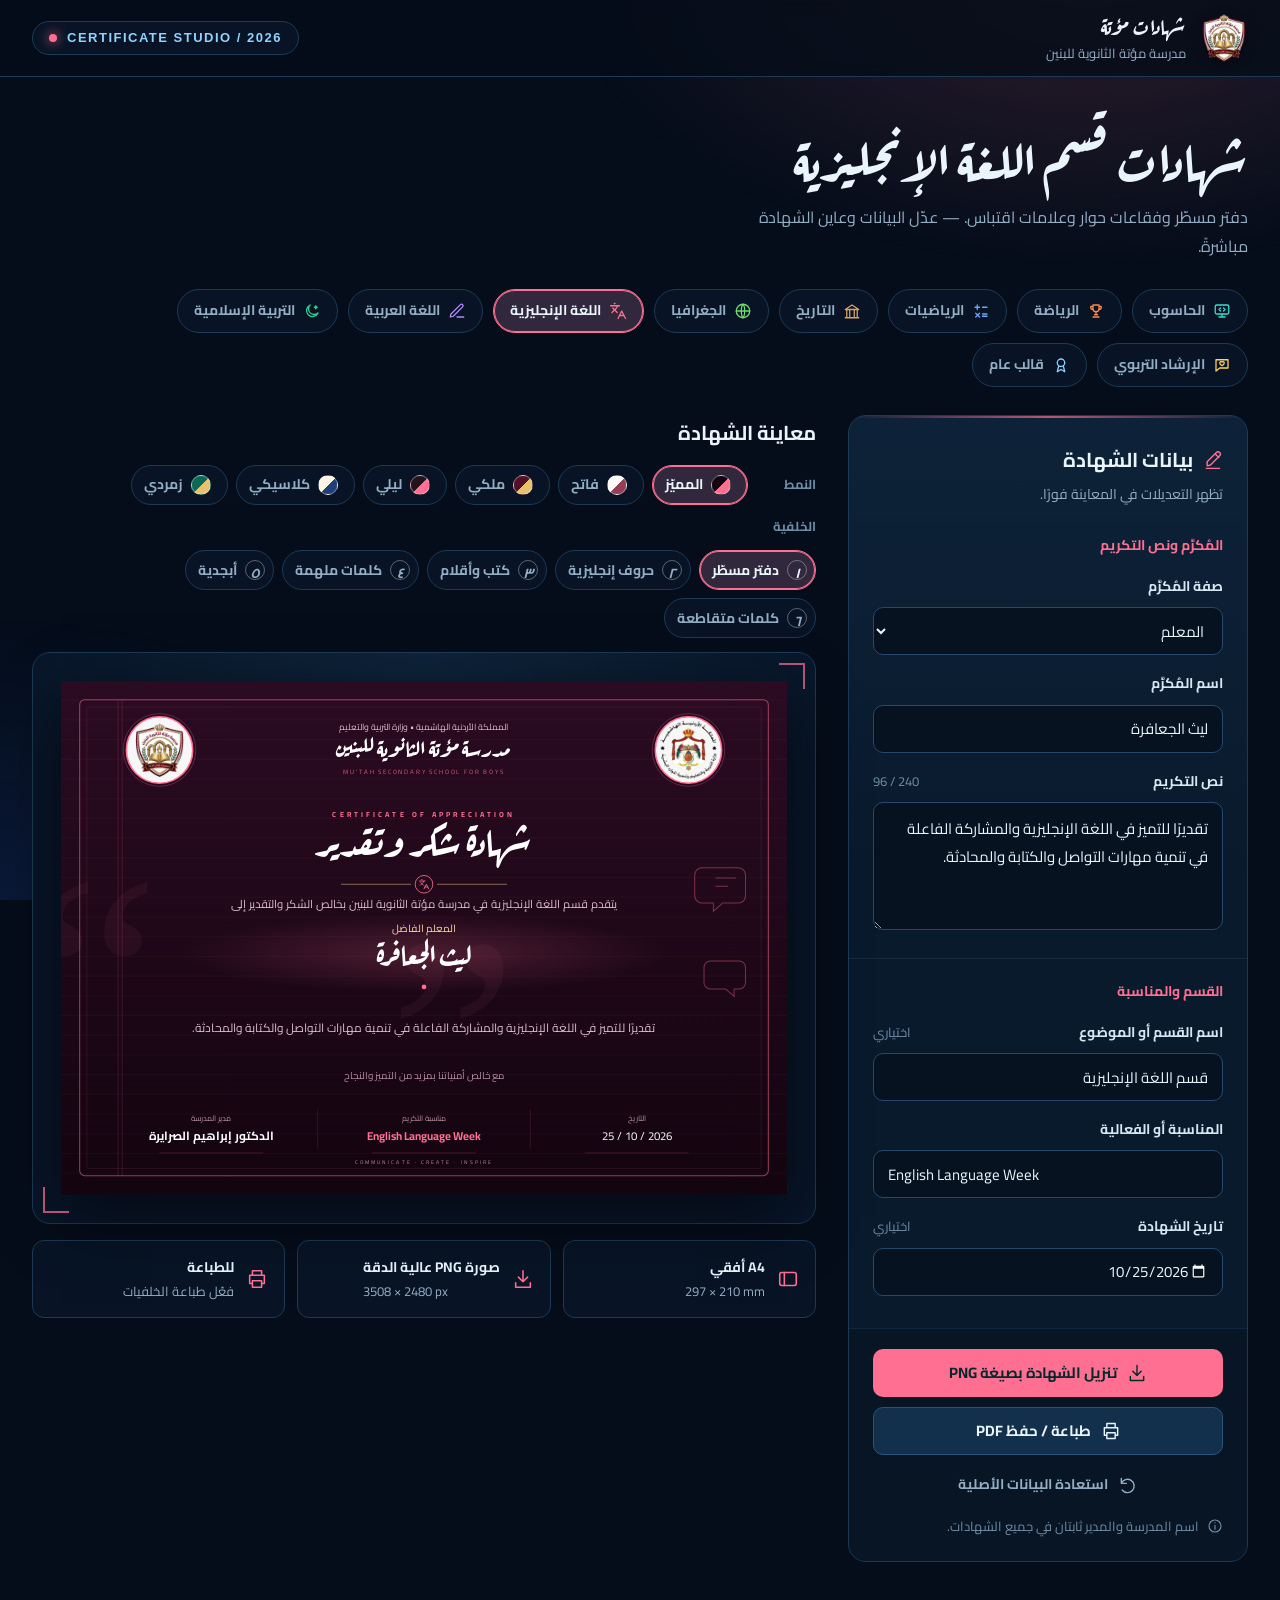
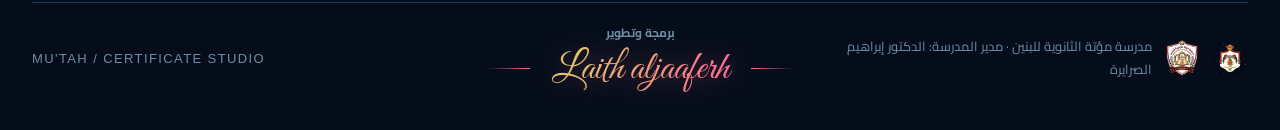
<file: english.html>
<!doctype html>
<html lang="ar" dir="rtl">
<head>
<meta charset="utf-8">
<meta name="viewport" content="width=device-width,initial-scale=1">
<meta name="theme-color" content="#050d1a">
<meta name="description" content="صمّم شهادة شكر وتقدير لمدرسة مؤتة الثانوية للبنين بطابع الأمن السيبراني، ثم نزّلها صورة أو اطبعها.">
<title>شهادات مؤتة | شهادات الأقسام</title>
<link rel="icon" href="assets/logo-school.png">
<link rel="stylesheet" href="style.css">
</head>
<body data-dept="english">
<svg width="0" height="0" class="sr-only" aria-hidden="true" xmlns="http://www.w3.org/2000/svg"><defs>
<symbol id="i-shield" viewBox="0 0 24 24"><path d="m12 3 8 3v6c0 5-8 9-8 9s-8-4-8-9V6z"/><path d="m8.5 11.5 2.4 2.5 4.6-5"/></symbol>
<symbol id="i-edit" viewBox="0 0 24 24"><path d="M15 5 19 9M5 19l4-1 11-11a2.8 2.8 0 0 0-4-4L5 14zM4 22h16"/></symbol>
<symbol id="i-download" viewBox="0 0 24 24"><path d="M12 3v12m-5-5 5 5 5-5M4 16v5h16v-5"/></symbol>
<symbol id="i-print" viewBox="0 0 24 24"><path d="M7 8V3h10v5M7 17H4V8h16v9h-3M7 14h10v7H7z"/></symbol>
<symbol id="i-reset" viewBox="0 0 24 24"><path d="M4 4v6h6M4 10a8 8 0 1 1 1 8"/></symbol>
<symbol id="i-info" viewBox="0 0 24 24"><circle cx="12" cy="12" r="9"/><path d="M12 11v6m0-10h.01"/></symbol>
<symbol id="i-layout" viewBox="0 0 24 24"><rect x="3" y="5" width="18" height="14" rx="2"/><path d="M8 5v14"/></symbol>
</defs></svg>
<header class="topbar"><div class="wrap top"><a class="brand" href="index.html" aria-label="الصفحة الرئيسية"><img class="logo" src="assets/logo-school.png" alt="شعار مدرسة مؤتة الثانوية للبنين"><div><b>شهادات مؤتة</b><small>مدرسة مؤتة الثانوية للبنين</small></div></a><div class="tag" dir="ltr">CERTIFICATE STUDIO / 2026</div></div></header>
<main class="wrap">
<section class="intro"><h1 id="pageH1">شهادات مؤتة</h1><p id="pageLead"></p></section>
<nav class="depts" id="depts" aria-label="اختر القسم"></nav>
<div class="work">
<aside class="panel" aria-labelledby="form-title">
<div class="ph"><h2 id="form-title"><svg class="ui-icon" aria-hidden="true"><use href="#i-edit"/></svg>بيانات الشهادة</h2><p>تظهر التعديلات في المعاينة فورًا.</p></div>
<form id="certificateForm" autocomplete="off">
<div class="group"><h3>المُكرَّم ونص التكريم</h3>
<div class="field"><label for="honorific">صفة المُكرَّم</label><select id="honorific"><option value="المعلم الفاضل">المعلم</option><option value="المعلمة الفاضلة">المعلمة</option><option value="الطالب المتميز">الطالب</option><option value="الطالبة المتميزة">الطالبة</option><option value="الأستاذ الفاضل">الأستاذ</option><option value="الأستاذة الفاضلة">الأستاذة</option><option value="">بدون صفة</option></select></div>
<div class="field"><label for="recipient">اسم المُكرَّم</label><input id="recipient" value="ليث الجعافرة" maxlength="90" placeholder="اكتب اسم المعلم أو الطالب" spellcheck="false"></div>
<div class="field"><label for="reason">نص التكريم <span class="hint" id="reasonCount" dir="ltr" aria-hidden="true">0 / 240</span></label><textarea id="reason" maxlength="240" aria-describedby="reason-limit">تقديرًا للجهود المتميزة والمشاركة الفاعلة في فعاليات الأمن السيبراني، والإسهام في نشر الوعي الرقمي وثقافة الاستخدام الآمن للتكنولوجيا.</textarea><span class="sr-only" id="reason-limit">الحد الأقصى 240 حرفًا.</span></div></div>
<div class="group"><h3>القسم والمناسبة</h3>
<div class="field"><label for="deptName">اسم القسم أو الموضوع <span class="hint">اختياري</span></label><input id="deptName" maxlength="48" placeholder="مثال: قسم الحاسوب"></div>
<div class="field"><label for="occasion">المناسبة أو الفعالية</label><input id="occasion" value="CYBER ARENA 2026" maxlength="64" placeholder="اكتب عنوان المناسبة" dir="auto"></div>
<div class="field"><label for="date">تاريخ الشهادة <span class="hint">اختياري</span></label><input id="date" type="date" value="2026-10-25"></div></div>
<div class="acts"><button type="button" id="pngBtn" class="btn btn-p"><svg class="ui-icon" aria-hidden="true"><use href="#i-download"/></svg><span>تنزيل الشهادة بصيغة PNG</span></button><button type="button" id="printBtn" class="btn btn-s"><svg class="ui-icon" aria-hidden="true"><use href="#i-print"/></svg>طباعة / حفظ PDF</button><button type="button" id="resetBtn" class="btn btn-t"><svg class="ui-icon" aria-hidden="true"><use href="#i-reset"/></svg>استعادة البيانات الأصلية</button><p class="note"><svg class="ui-icon" aria-hidden="true"><use href="#i-info"/></svg>اسم المدرسة والمدير ثابتان في جميع الشهادات.</p></div>
</form></aside>
<section class="preview" aria-labelledby="preview-title">
<div class="pv-head"><h2 id="preview-title">معاينة الشهادة</h2></div>
<div class="ctrls"><div class="cg"><span>النمط</span><div class="styles" id="styles" role="group" aria-label="نمط الشهادة"></div></div><div class="cg"><span>الخلفية</span><div class="styles" id="bgs" role="group" aria-label="خلفية الشهادة"></div></div></div>
<div class="stage"><div class="art">
<svg id="certificate" style="color:#35e0d0" viewBox="0 0 1400 990" xmlns="http://www.w3.org/2000/svg" role="img" aria-labelledby="certTitle certDesc">
<title id="certTitle">شهادة شكر وتقدير</title><desc id="certDesc">شهادة صادرة عن مدرسة مؤتة الثانوية للبنين.</desc>
<defs>
<style id="svgFontStyles"></style>
<style>.ar{font-family:MutahText,Tahoma,sans-serif;text-anchor:middle;direction:rtl;unicode-bidi:plaintext}#titleText,#schoolText,#recipientText{font-family:MutahDisplay,MutahText,serif}.en{font-family:MutahText,Arial,sans-serif;text-anchor:middle;direction:ltr;unicode-bidi:plaintext}</style>
<linearGradient id="bgG" x1="0" y1="0" x2="0" y2="1"><stop stop-color="#071a33"/><stop offset="1" stop-color="#040e1c"/></linearGradient>
<radialGradient id="glow" cx=".5" cy="0" r=".7"><stop stop-color="currentColor" stop-opacity=".22"/><stop offset="1" stop-color="currentColor" stop-opacity="0"/></radialGradient>
<radialGradient id="nameGlow"><stop stop-color="currentColor" stop-opacity=".2"/><stop offset="1" stop-color="currentColor" stop-opacity="0"/></radialGradient>
<linearGradient id="fade" x1="0" y1="0" x2="1" y2="0"><stop stop-color="currentColor" stop-opacity="0"/><stop offset=".5" stop-color="currentColor"/><stop offset="1" stop-color="currentColor" stop-opacity="0"/></linearGradient>
<pattern id="hex" width="34.64" height="60" patternUnits="userSpaceOnUse" patternTransform="scale(1.25)"><path d="M0 10L17.32 0 34.64 10M0 10V30M34.64 10V30M0 30L17.32 40 34.64 30M17.32 40V60" fill="none" stroke="currentColor" stroke-opacity=".075"/></pattern>
<g id="trace" fill="none" stroke="currentColor" stroke-width="1.5" opacity=".4"><path d="M36 430h34l30 30v100l26 26v80M36 468h18l26 26v70l26 26v50"/><circle cx="126" cy="666" r="4"/><circle cx="106" cy="640" r="4"/></g>
</defs>
<g id="themeArt"></g>
<g transform="translate(190 133)"><circle r="70" fill="none" stroke="currentColor" stroke-opacity=".35" stroke-width="1.5"/><circle r="64" fill="#fff" fill-opacity=".97" stroke="currentColor" stroke-width="3"/><image id="logoSchool" x="-52" y="-52" width="104" height="104"/></g>
<g transform="translate(1210 133)"><circle r="70" fill="none" stroke="currentColor" stroke-opacity=".35" stroke-width="1.5"/><circle r="64" fill="#fff" fill-opacity=".97" stroke="currentColor" stroke-width="3"/><image id="logoMin" x="-56" y="-56" width="112" height="112"/></g>
<text class="ar" x="700" y="94" style="fill:var(--soft)" font-size="17">المملكة الأردنية الهاشمية  •  وزارة التربية والتعليم</text>
<text id="schoolText" class="ar" x="700" y="146" style="fill:var(--ink)" font-size="44" font-weight="700">مدرسة مؤتة الثانوية للبنين</text>
<text class="en" x="700" y="180" fill="currentColor" fill-opacity=".8" font-size="12" letter-spacing="3.5">MU'TAH SECONDARY SCHOOL FOR BOYS</text>
<path d="M120 214H1280" stroke="url(#fade)" stroke-width="1.5"/>
<text class="en" x="700" y="262" fill="currentColor" font-size="14" font-weight="700" letter-spacing="6">CERTIFICATE OF APPRECIATION</text>
<text id="titleText" class="ar" x="700" y="340" style="fill:var(--ink)" font-size="76" font-weight="700">شهادة شكر وتقدير</text>
<path d="M540 392H675M725 392H860" style="stroke:var(--gold)" stroke-opacity=".6" stroke-width="1.5"/><g transform="translate(700 392)"><circle r="17" fill="none" stroke="currentColor" stroke-width="1.6"/><g id="emblemIcon" transform="translate(-10.8 -10.8) scale(.9)" fill="none" stroke="currentColor" stroke-width="1.8" stroke-linecap="round" stroke-linejoin="round"></g></g>
<text id="introText" class="ar" x="700" y="438" style="fill:var(--soft)" font-size="22">تتقدم إدارة مدرسة مؤتة الثانوية للبنين بخالص الشكر والتقدير إلى</text>
<ellipse cx="700" cy="525" rx="470" ry="76" fill="url(#nameGlow)"/>
<text class="ar" id="honorificText" x="700" y="484" style="fill:var(--gold)" font-size="20">المعلم الفاضل</text>
<text class="ar" id="recipientText" x="700" y="549" style="fill:var(--ink)" font-size="50" font-weight="700">ليث الجعافرة</text>
<path d="M360 590H1040" stroke="url(#fade)" stroke-width="2"/><circle cx="700" cy="590" r="4.5" fill="currentColor"/>
<text class="ar" id="reasonText" x="700" y="648" style="fill:var(--soft)" font-size="23"><tspan x="700">تقديرًا للجهود المتميزة والمشاركة الفاعلة في فعاليات الأمن السيبراني،</tspan></text>
<text class="ar" x="700" y="767" style="fill:var(--mute)" font-size="19">مع خالص أمنياتنا بمزيد من التميز والنجاح</text>
<path d="M120 808H1280" stroke="url(#fade)" stroke-opacity=".5"/><path d="M495 826v76M905 826v76" stroke="currentColor" stroke-opacity=".25"/>
<g id="eventGroup"><text class="ar" x="700" y="848" style="fill:var(--mute)" font-size="15">مناسبة التكريم</text><text id="occasionText" class="en" x="700" y="886" fill="currentColor" font-size="22" font-weight="700">CYBER ARENA 2026</text></g>
<g id="dateGroup"><text class="ar" x="1110" y="848" style="fill:var(--mute)" font-size="15">التاريخ</text><text id="dateText" class="en" x="1110" y="886" style="fill:var(--ink)" font-size="22">25 / 10 / 2026</text></g>
<text class="ar" x="290" y="848" style="fill:var(--mute)" font-size="15">مدير المدرسة</text><text class="ar" x="290" y="886" style="fill:var(--ink)" font-size="23" font-weight="700">الدكتور إبراهيم الصرايرة</text>
<path d="M190 910h200M600 910h200M1010 910h200" stroke="currentColor" stroke-opacity=".35"/>
<text id="taglineText" class="en" x="700" y="932" style="fill:var(--mute)" font-size="10" letter-spacing="4">KNOWLEDGE · AWARENESS · EXCELLENCE</text>
</svg></div></div>
<div class="specs"><div class="spec"><svg class="ui-icon" aria-hidden="true"><use href="#i-layout"/></svg><div><b>A4 أفقي</b><small dir="ltr">297 × 210 mm</small></div></div><div class="spec"><svg class="ui-icon" aria-hidden="true"><use href="#i-download"/></svg><div><b>صورة PNG عالية الدقة</b><small dir="ltr">3508 × 2480 px</small></div></div><div class="spec"><svg class="ui-icon" aria-hidden="true"><use href="#i-print"/></svg><div><b>للطباعة</b><small>فعّل طباعة الخلفيات</small></div></div></div>
</section></div>
<footer class="foot"><div class="fl"><img src="assets/logo-ministry.png" alt="شعار وزارة التربية والتعليم"><img src="assets/logo-school.png" alt="شعار المدرسة"><span>مدرسة مؤتة الثانوية للبنين · مدير المدرسة: الدكتور إبراهيم الصرايرة</span></div><div class="dev"><small>برمجة وتطوير</small><div class="nm" dir="ltr"><b>Laith aljaaferh</b></div></div><span dir="ltr">MU'TAH / CERTIFICATE STUDIO</span></footer>
</main>
<div id="toast" class="toast" role="status" aria-live="polite"></div>
<script src="logos.js"></script>
<script src="themes.js"></script>
<script src="script.js"></script>
</body>
</html>
</file>
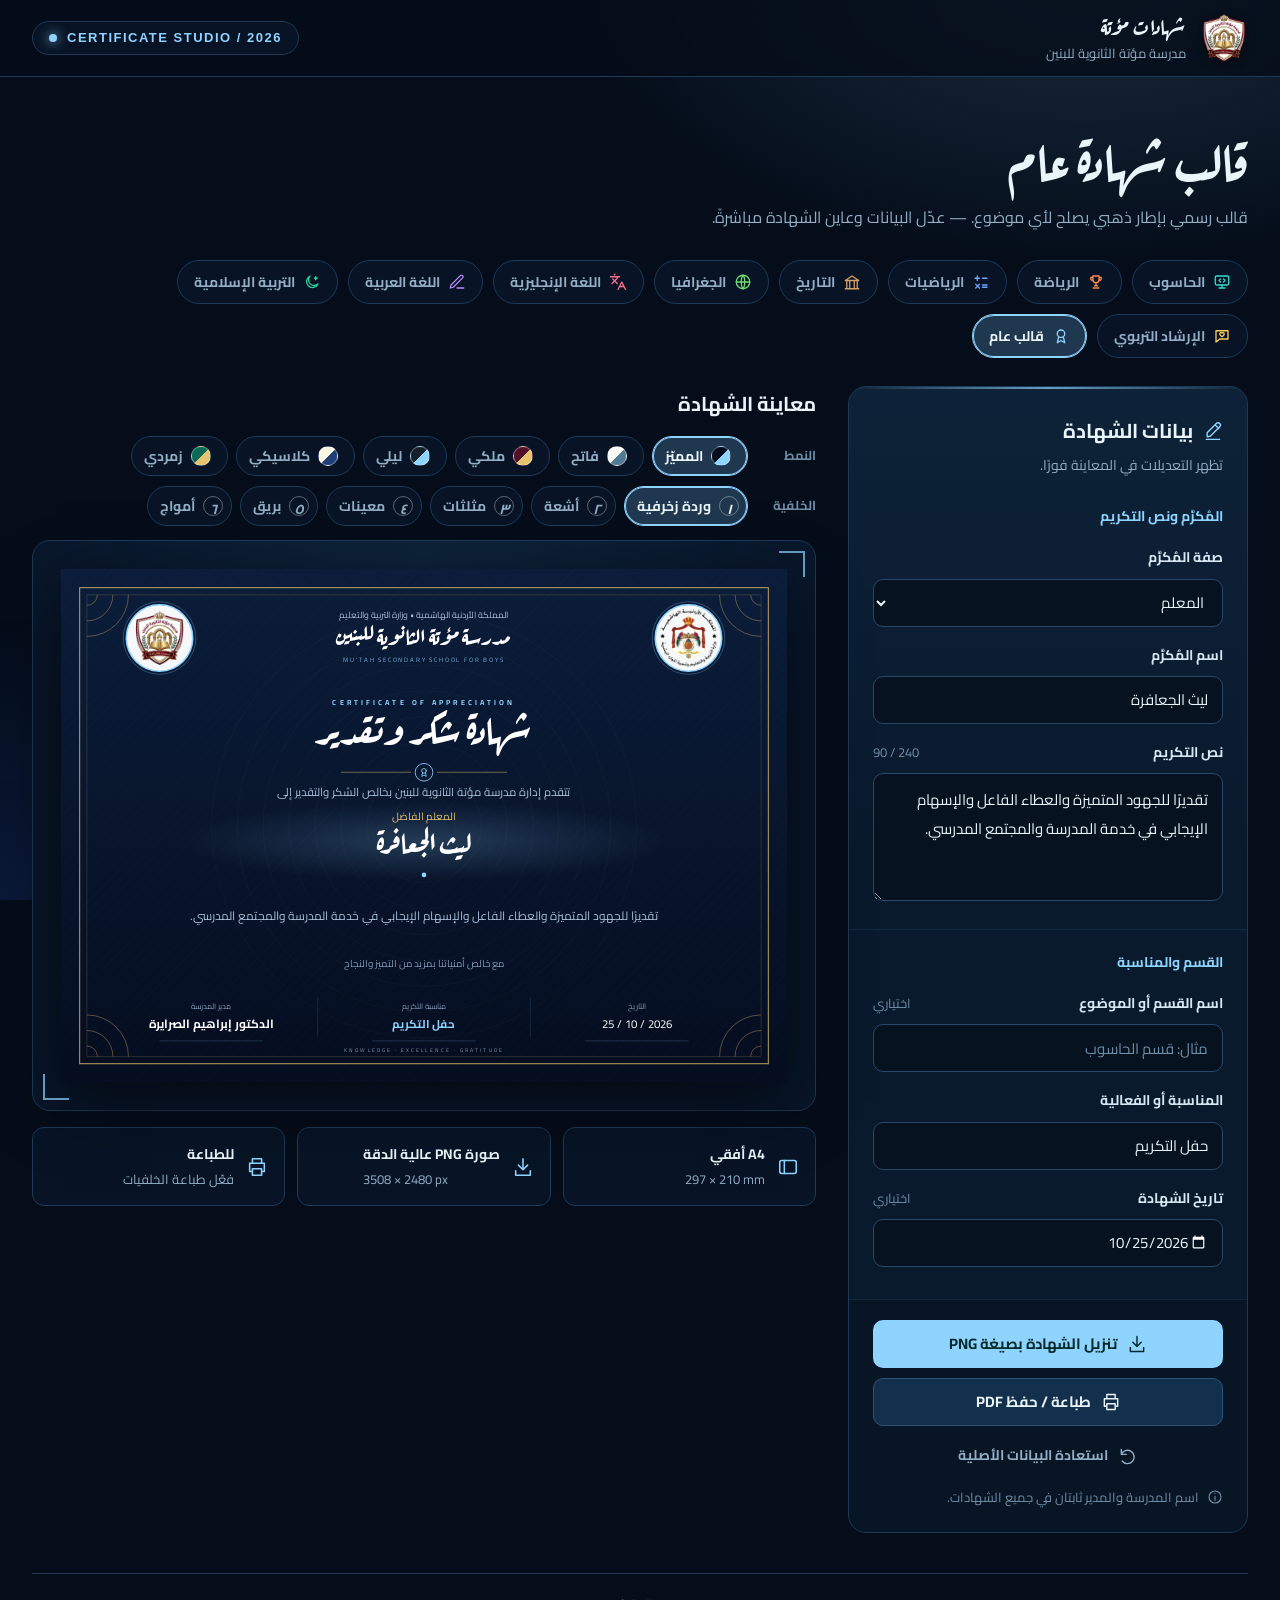
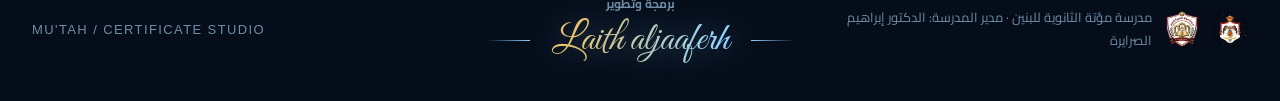
<file: general.html>
<!doctype html>
<html lang="ar" dir="rtl">
<head>
<meta charset="utf-8">
<meta name="viewport" content="width=device-width,initial-scale=1">
<meta name="theme-color" content="#050d1a">
<meta name="description" content="صمّم شهادة شكر وتقدير لمدرسة مؤتة الثانوية للبنين بطابع الأمن السيبراني، ثم نزّلها صورة أو اطبعها.">
<title>شهادات مؤتة | شهادات الأقسام</title>
<link rel="icon" href="assets/logo-school.png">
<link rel="stylesheet" href="style.css">
</head>
<body data-dept="general">
<svg width="0" height="0" class="sr-only" aria-hidden="true" xmlns="http://www.w3.org/2000/svg"><defs>
<symbol id="i-shield" viewBox="0 0 24 24"><path d="m12 3 8 3v6c0 5-8 9-8 9s-8-4-8-9V6z"/><path d="m8.5 11.5 2.4 2.5 4.6-5"/></symbol>
<symbol id="i-edit" viewBox="0 0 24 24"><path d="M15 5 19 9M5 19l4-1 11-11a2.8 2.8 0 0 0-4-4L5 14zM4 22h16"/></symbol>
<symbol id="i-download" viewBox="0 0 24 24"><path d="M12 3v12m-5-5 5 5 5-5M4 16v5h16v-5"/></symbol>
<symbol id="i-print" viewBox="0 0 24 24"><path d="M7 8V3h10v5M7 17H4V8h16v9h-3M7 14h10v7H7z"/></symbol>
<symbol id="i-reset" viewBox="0 0 24 24"><path d="M4 4v6h6M4 10a8 8 0 1 1 1 8"/></symbol>
<symbol id="i-info" viewBox="0 0 24 24"><circle cx="12" cy="12" r="9"/><path d="M12 11v6m0-10h.01"/></symbol>
<symbol id="i-layout" viewBox="0 0 24 24"><rect x="3" y="5" width="18" height="14" rx="2"/><path d="M8 5v14"/></symbol>
</defs></svg>
<header class="topbar"><div class="wrap top"><a class="brand" href="index.html" aria-label="الصفحة الرئيسية"><img class="logo" src="assets/logo-school.png" alt="شعار مدرسة مؤتة الثانوية للبنين"><div><b>شهادات مؤتة</b><small>مدرسة مؤتة الثانوية للبنين</small></div></a><div class="tag" dir="ltr">CERTIFICATE STUDIO / 2026</div></div></header>
<main class="wrap">
<section class="intro"><h1 id="pageH1">شهادات مؤتة</h1><p id="pageLead"></p></section>
<nav class="depts" id="depts" aria-label="اختر القسم"></nav>
<div class="work">
<aside class="panel" aria-labelledby="form-title">
<div class="ph"><h2 id="form-title"><svg class="ui-icon" aria-hidden="true"><use href="#i-edit"/></svg>بيانات الشهادة</h2><p>تظهر التعديلات في المعاينة فورًا.</p></div>
<form id="certificateForm" autocomplete="off">
<div class="group"><h3>المُكرَّم ونص التكريم</h3>
<div class="field"><label for="honorific">صفة المُكرَّم</label><select id="honorific"><option value="المعلم الفاضل">المعلم</option><option value="المعلمة الفاضلة">المعلمة</option><option value="الطالب المتميز">الطالب</option><option value="الطالبة المتميزة">الطالبة</option><option value="الأستاذ الفاضل">الأستاذ</option><option value="الأستاذة الفاضلة">الأستاذة</option><option value="">بدون صفة</option></select></div>
<div class="field"><label for="recipient">اسم المُكرَّم</label><input id="recipient" value="ليث الجعافرة" maxlength="90" placeholder="اكتب اسم المعلم أو الطالب" spellcheck="false"></div>
<div class="field"><label for="reason">نص التكريم <span class="hint" id="reasonCount" dir="ltr" aria-hidden="true">0 / 240</span></label><textarea id="reason" maxlength="240" aria-describedby="reason-limit">تقديرًا للجهود المتميزة والمشاركة الفاعلة في فعاليات الأمن السيبراني، والإسهام في نشر الوعي الرقمي وثقافة الاستخدام الآمن للتكنولوجيا.</textarea><span class="sr-only" id="reason-limit">الحد الأقصى 240 حرفًا.</span></div></div>
<div class="group"><h3>القسم والمناسبة</h3>
<div class="field"><label for="deptName">اسم القسم أو الموضوع <span class="hint">اختياري</span></label><input id="deptName" maxlength="48" placeholder="مثال: قسم الحاسوب"></div>
<div class="field"><label for="occasion">المناسبة أو الفعالية</label><input id="occasion" value="CYBER ARENA 2026" maxlength="64" placeholder="اكتب عنوان المناسبة" dir="auto"></div>
<div class="field"><label for="date">تاريخ الشهادة <span class="hint">اختياري</span></label><input id="date" type="date" value="2026-10-25"></div></div>
<div class="acts"><button type="button" id="pngBtn" class="btn btn-p"><svg class="ui-icon" aria-hidden="true"><use href="#i-download"/></svg><span>تنزيل الشهادة بصيغة PNG</span></button><button type="button" id="printBtn" class="btn btn-s"><svg class="ui-icon" aria-hidden="true"><use href="#i-print"/></svg>طباعة / حفظ PDF</button><button type="button" id="resetBtn" class="btn btn-t"><svg class="ui-icon" aria-hidden="true"><use href="#i-reset"/></svg>استعادة البيانات الأصلية</button><p class="note"><svg class="ui-icon" aria-hidden="true"><use href="#i-info"/></svg>اسم المدرسة والمدير ثابتان في جميع الشهادات.</p></div>
</form></aside>
<section class="preview" aria-labelledby="preview-title">
<div class="pv-head"><h2 id="preview-title">معاينة الشهادة</h2></div>
<div class="ctrls"><div class="cg"><span>النمط</span><div class="styles" id="styles" role="group" aria-label="نمط الشهادة"></div></div><div class="cg"><span>الخلفية</span><div class="styles" id="bgs" role="group" aria-label="خلفية الشهادة"></div></div></div>
<div class="stage"><div class="art">
<svg id="certificate" style="color:#35e0d0" viewBox="0 0 1400 990" xmlns="http://www.w3.org/2000/svg" role="img" aria-labelledby="certTitle certDesc">
<title id="certTitle">شهادة شكر وتقدير</title><desc id="certDesc">شهادة صادرة عن مدرسة مؤتة الثانوية للبنين.</desc>
<defs>
<style id="svgFontStyles"></style>
<style>.ar{font-family:MutahText,Tahoma,sans-serif;text-anchor:middle;direction:rtl;unicode-bidi:plaintext}#titleText,#schoolText,#recipientText{font-family:MutahDisplay,MutahText,serif}.en{font-family:MutahText,Arial,sans-serif;text-anchor:middle;direction:ltr;unicode-bidi:plaintext}</style>
<linearGradient id="bgG" x1="0" y1="0" x2="0" y2="1"><stop stop-color="#071a33"/><stop offset="1" stop-color="#040e1c"/></linearGradient>
<radialGradient id="glow" cx=".5" cy="0" r=".7"><stop stop-color="currentColor" stop-opacity=".22"/><stop offset="1" stop-color="currentColor" stop-opacity="0"/></radialGradient>
<radialGradient id="nameGlow"><stop stop-color="currentColor" stop-opacity=".2"/><stop offset="1" stop-color="currentColor" stop-opacity="0"/></radialGradient>
<linearGradient id="fade" x1="0" y1="0" x2="1" y2="0"><stop stop-color="currentColor" stop-opacity="0"/><stop offset=".5" stop-color="currentColor"/><stop offset="1" stop-color="currentColor" stop-opacity="0"/></linearGradient>
<pattern id="hex" width="34.64" height="60" patternUnits="userSpaceOnUse" patternTransform="scale(1.25)"><path d="M0 10L17.32 0 34.64 10M0 10V30M34.64 10V30M0 30L17.32 40 34.64 30M17.32 40V60" fill="none" stroke="currentColor" stroke-opacity=".075"/></pattern>
<g id="trace" fill="none" stroke="currentColor" stroke-width="1.5" opacity=".4"><path d="M36 430h34l30 30v100l26 26v80M36 468h18l26 26v70l26 26v50"/><circle cx="126" cy="666" r="4"/><circle cx="106" cy="640" r="4"/></g>
</defs>
<g id="themeArt"></g>
<g transform="translate(190 133)"><circle r="70" fill="none" stroke="currentColor" stroke-opacity=".35" stroke-width="1.5"/><circle r="64" fill="#fff" fill-opacity=".97" stroke="currentColor" stroke-width="3"/><image id="logoSchool" x="-52" y="-52" width="104" height="104"/></g>
<g transform="translate(1210 133)"><circle r="70" fill="none" stroke="currentColor" stroke-opacity=".35" stroke-width="1.5"/><circle r="64" fill="#fff" fill-opacity=".97" stroke="currentColor" stroke-width="3"/><image id="logoMin" x="-56" y="-56" width="112" height="112"/></g>
<text class="ar" x="700" y="94" style="fill:var(--soft)" font-size="17">المملكة الأردنية الهاشمية  •  وزارة التربية والتعليم</text>
<text id="schoolText" class="ar" x="700" y="146" style="fill:var(--ink)" font-size="44" font-weight="700">مدرسة مؤتة الثانوية للبنين</text>
<text class="en" x="700" y="180" fill="currentColor" fill-opacity=".8" font-size="12" letter-spacing="3.5">MU'TAH SECONDARY SCHOOL FOR BOYS</text>
<path d="M120 214H1280" stroke="url(#fade)" stroke-width="1.5"/>
<text class="en" x="700" y="262" fill="currentColor" font-size="14" font-weight="700" letter-spacing="6">CERTIFICATE OF APPRECIATION</text>
<text id="titleText" class="ar" x="700" y="340" style="fill:var(--ink)" font-size="76" font-weight="700">شهادة شكر وتقدير</text>
<path d="M540 392H675M725 392H860" style="stroke:var(--gold)" stroke-opacity=".6" stroke-width="1.5"/><g transform="translate(700 392)"><circle r="17" fill="none" stroke="currentColor" stroke-width="1.6"/><g id="emblemIcon" transform="translate(-10.8 -10.8) scale(.9)" fill="none" stroke="currentColor" stroke-width="1.8" stroke-linecap="round" stroke-linejoin="round"></g></g>
<text id="introText" class="ar" x="700" y="438" style="fill:var(--soft)" font-size="22">تتقدم إدارة مدرسة مؤتة الثانوية للبنين بخالص الشكر والتقدير إلى</text>
<ellipse cx="700" cy="525" rx="470" ry="76" fill="url(#nameGlow)"/>
<text class="ar" id="honorificText" x="700" y="484" style="fill:var(--gold)" font-size="20">المعلم الفاضل</text>
<text class="ar" id="recipientText" x="700" y="549" style="fill:var(--ink)" font-size="50" font-weight="700">ليث الجعافرة</text>
<path d="M360 590H1040" stroke="url(#fade)" stroke-width="2"/><circle cx="700" cy="590" r="4.5" fill="currentColor"/>
<text class="ar" id="reasonText" x="700" y="648" style="fill:var(--soft)" font-size="23"><tspan x="700">تقديرًا للجهود المتميزة والمشاركة الفاعلة في فعاليات الأمن السيبراني،</tspan></text>
<text class="ar" x="700" y="767" style="fill:var(--mute)" font-size="19">مع خالص أمنياتنا بمزيد من التميز والنجاح</text>
<path d="M120 808H1280" stroke="url(#fade)" stroke-opacity=".5"/><path d="M495 826v76M905 826v76" stroke="currentColor" stroke-opacity=".25"/>
<g id="eventGroup"><text class="ar" x="700" y="848" style="fill:var(--mute)" font-size="15">مناسبة التكريم</text><text id="occasionText" class="en" x="700" y="886" fill="currentColor" font-size="22" font-weight="700">CYBER ARENA 2026</text></g>
<g id="dateGroup"><text class="ar" x="1110" y="848" style="fill:var(--mute)" font-size="15">التاريخ</text><text id="dateText" class="en" x="1110" y="886" style="fill:var(--ink)" font-size="22">25 / 10 / 2026</text></g>
<text class="ar" x="290" y="848" style="fill:var(--mute)" font-size="15">مدير المدرسة</text><text class="ar" x="290" y="886" style="fill:var(--ink)" font-size="23" font-weight="700">الدكتور إبراهيم الصرايرة</text>
<path d="M190 910h200M600 910h200M1010 910h200" stroke="currentColor" stroke-opacity=".35"/>
<text id="taglineText" class="en" x="700" y="932" style="fill:var(--mute)" font-size="10" letter-spacing="4">KNOWLEDGE · AWARENESS · EXCELLENCE</text>
</svg></div></div>
<div class="specs"><div class="spec"><svg class="ui-icon" aria-hidden="true"><use href="#i-layout"/></svg><div><b>A4 أفقي</b><small dir="ltr">297 × 210 mm</small></div></div><div class="spec"><svg class="ui-icon" aria-hidden="true"><use href="#i-download"/></svg><div><b>صورة PNG عالية الدقة</b><small dir="ltr">3508 × 2480 px</small></div></div><div class="spec"><svg class="ui-icon" aria-hidden="true"><use href="#i-print"/></svg><div><b>للطباعة</b><small>فعّل طباعة الخلفيات</small></div></div></div>
</section></div>
<footer class="foot"><div class="fl"><img src="assets/logo-ministry.png" alt="شعار وزارة التربية والتعليم"><img src="assets/logo-school.png" alt="شعار المدرسة"><span>مدرسة مؤتة الثانوية للبنين · مدير المدرسة: الدكتور إبراهيم الصرايرة</span></div><div class="dev"><small>برمجة وتطوير</small><div class="nm" dir="ltr"><b>Laith aljaaferh</b></div></div><span dir="ltr">MU'TAH / CERTIFICATE STUDIO</span></footer>
</main>
<div id="toast" class="toast" role="status" aria-live="polite"></div>
<script src="logos.js"></script>
<script src="themes.js"></script>
<script src="script.js"></script>
</body>
</html>
</file>
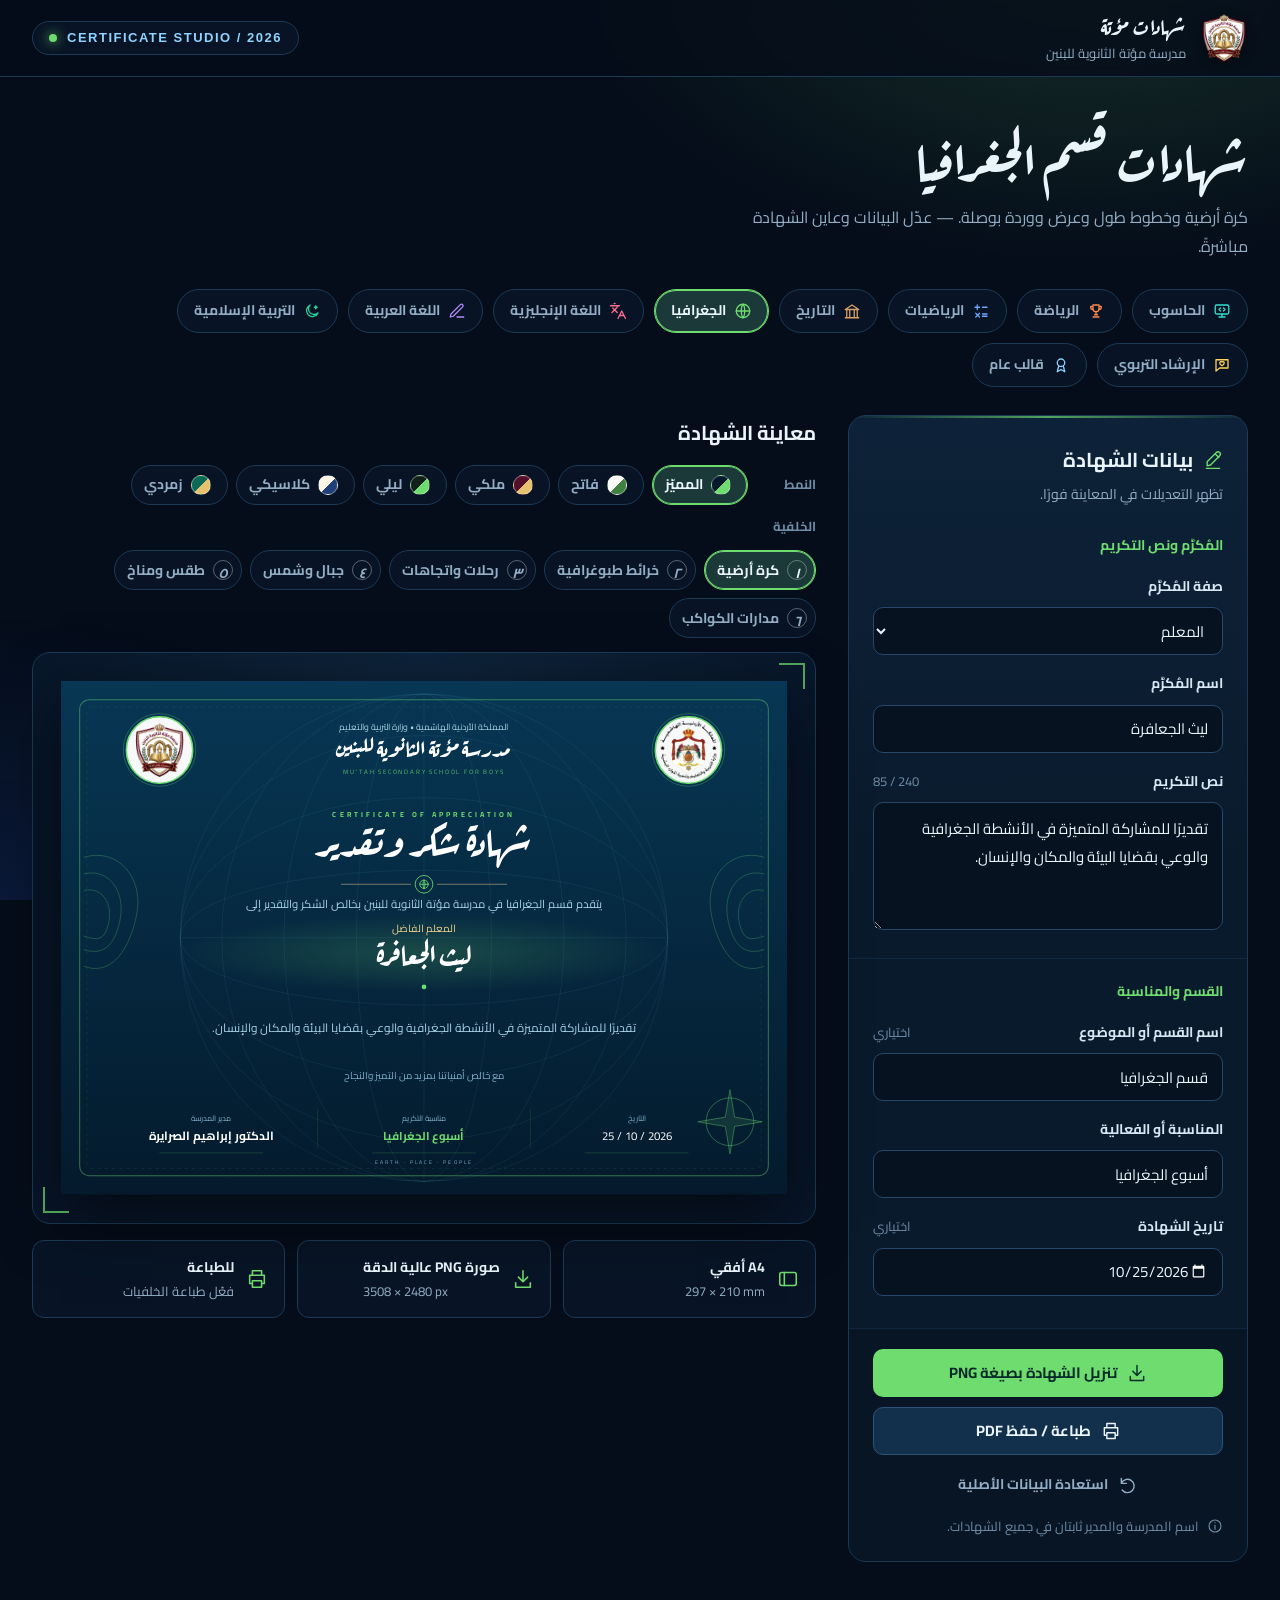
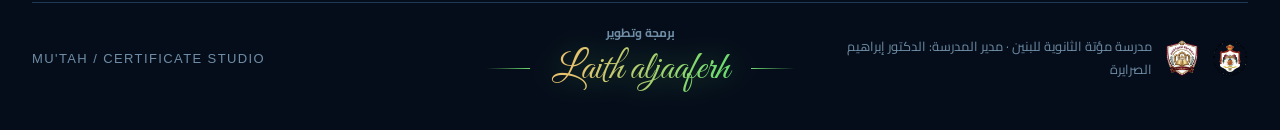
<file: geography.html>
<!doctype html>
<html lang="ar" dir="rtl">
<head>
<meta charset="utf-8">
<meta name="viewport" content="width=device-width,initial-scale=1">
<meta name="theme-color" content="#050d1a">
<meta name="description" content="صمّم شهادة شكر وتقدير لمدرسة مؤتة الثانوية للبنين بطابع الأمن السيبراني، ثم نزّلها صورة أو اطبعها.">
<title>شهادات مؤتة | شهادات الأقسام</title>
<link rel="icon" href="assets/logo-school.png">
<link rel="stylesheet" href="style.css">
</head>
<body data-dept="geography">
<svg width="0" height="0" class="sr-only" aria-hidden="true" xmlns="http://www.w3.org/2000/svg"><defs>
<symbol id="i-shield" viewBox="0 0 24 24"><path d="m12 3 8 3v6c0 5-8 9-8 9s-8-4-8-9V6z"/><path d="m8.5 11.5 2.4 2.5 4.6-5"/></symbol>
<symbol id="i-edit" viewBox="0 0 24 24"><path d="M15 5 19 9M5 19l4-1 11-11a2.8 2.8 0 0 0-4-4L5 14zM4 22h16"/></symbol>
<symbol id="i-download" viewBox="0 0 24 24"><path d="M12 3v12m-5-5 5 5 5-5M4 16v5h16v-5"/></symbol>
<symbol id="i-print" viewBox="0 0 24 24"><path d="M7 8V3h10v5M7 17H4V8h16v9h-3M7 14h10v7H7z"/></symbol>
<symbol id="i-reset" viewBox="0 0 24 24"><path d="M4 4v6h6M4 10a8 8 0 1 1 1 8"/></symbol>
<symbol id="i-info" viewBox="0 0 24 24"><circle cx="12" cy="12" r="9"/><path d="M12 11v6m0-10h.01"/></symbol>
<symbol id="i-layout" viewBox="0 0 24 24"><rect x="3" y="5" width="18" height="14" rx="2"/><path d="M8 5v14"/></symbol>
</defs></svg>
<header class="topbar"><div class="wrap top"><a class="brand" href="index.html" aria-label="الصفحة الرئيسية"><img class="logo" src="assets/logo-school.png" alt="شعار مدرسة مؤتة الثانوية للبنين"><div><b>شهادات مؤتة</b><small>مدرسة مؤتة الثانوية للبنين</small></div></a><div class="tag" dir="ltr">CERTIFICATE STUDIO / 2026</div></div></header>
<main class="wrap">
<section class="intro"><h1 id="pageH1">شهادات مؤتة</h1><p id="pageLead"></p></section>
<nav class="depts" id="depts" aria-label="اختر القسم"></nav>
<div class="work">
<aside class="panel" aria-labelledby="form-title">
<div class="ph"><h2 id="form-title"><svg class="ui-icon" aria-hidden="true"><use href="#i-edit"/></svg>بيانات الشهادة</h2><p>تظهر التعديلات في المعاينة فورًا.</p></div>
<form id="certificateForm" autocomplete="off">
<div class="group"><h3>المُكرَّم ونص التكريم</h3>
<div class="field"><label for="honorific">صفة المُكرَّم</label><select id="honorific"><option value="المعلم الفاضل">المعلم</option><option value="المعلمة الفاضلة">المعلمة</option><option value="الطالب المتميز">الطالب</option><option value="الطالبة المتميزة">الطالبة</option><option value="الأستاذ الفاضل">الأستاذ</option><option value="الأستاذة الفاضلة">الأستاذة</option><option value="">بدون صفة</option></select></div>
<div class="field"><label for="recipient">اسم المُكرَّم</label><input id="recipient" value="ليث الجعافرة" maxlength="90" placeholder="اكتب اسم المعلم أو الطالب" spellcheck="false"></div>
<div class="field"><label for="reason">نص التكريم <span class="hint" id="reasonCount" dir="ltr" aria-hidden="true">0 / 240</span></label><textarea id="reason" maxlength="240" aria-describedby="reason-limit">تقديرًا للجهود المتميزة والمشاركة الفاعلة في فعاليات الأمن السيبراني، والإسهام في نشر الوعي الرقمي وثقافة الاستخدام الآمن للتكنولوجيا.</textarea><span class="sr-only" id="reason-limit">الحد الأقصى 240 حرفًا.</span></div></div>
<div class="group"><h3>القسم والمناسبة</h3>
<div class="field"><label for="deptName">اسم القسم أو الموضوع <span class="hint">اختياري</span></label><input id="deptName" maxlength="48" placeholder="مثال: قسم الحاسوب"></div>
<div class="field"><label for="occasion">المناسبة أو الفعالية</label><input id="occasion" value="CYBER ARENA 2026" maxlength="64" placeholder="اكتب عنوان المناسبة" dir="auto"></div>
<div class="field"><label for="date">تاريخ الشهادة <span class="hint">اختياري</span></label><input id="date" type="date" value="2026-10-25"></div></div>
<div class="acts"><button type="button" id="pngBtn" class="btn btn-p"><svg class="ui-icon" aria-hidden="true"><use href="#i-download"/></svg><span>تنزيل الشهادة بصيغة PNG</span></button><button type="button" id="printBtn" class="btn btn-s"><svg class="ui-icon" aria-hidden="true"><use href="#i-print"/></svg>طباعة / حفظ PDF</button><button type="button" id="resetBtn" class="btn btn-t"><svg class="ui-icon" aria-hidden="true"><use href="#i-reset"/></svg>استعادة البيانات الأصلية</button><p class="note"><svg class="ui-icon" aria-hidden="true"><use href="#i-info"/></svg>اسم المدرسة والمدير ثابتان في جميع الشهادات.</p></div>
</form></aside>
<section class="preview" aria-labelledby="preview-title">
<div class="pv-head"><h2 id="preview-title">معاينة الشهادة</h2></div>
<div class="ctrls"><div class="cg"><span>النمط</span><div class="styles" id="styles" role="group" aria-label="نمط الشهادة"></div></div><div class="cg"><span>الخلفية</span><div class="styles" id="bgs" role="group" aria-label="خلفية الشهادة"></div></div></div>
<div class="stage"><div class="art">
<svg id="certificate" style="color:#35e0d0" viewBox="0 0 1400 990" xmlns="http://www.w3.org/2000/svg" role="img" aria-labelledby="certTitle certDesc">
<title id="certTitle">شهادة شكر وتقدير</title><desc id="certDesc">شهادة صادرة عن مدرسة مؤتة الثانوية للبنين.</desc>
<defs>
<style id="svgFontStyles"></style>
<style>.ar{font-family:MutahText,Tahoma,sans-serif;text-anchor:middle;direction:rtl;unicode-bidi:plaintext}#titleText,#schoolText,#recipientText{font-family:MutahDisplay,MutahText,serif}.en{font-family:MutahText,Arial,sans-serif;text-anchor:middle;direction:ltr;unicode-bidi:plaintext}</style>
<linearGradient id="bgG" x1="0" y1="0" x2="0" y2="1"><stop stop-color="#071a33"/><stop offset="1" stop-color="#040e1c"/></linearGradient>
<radialGradient id="glow" cx=".5" cy="0" r=".7"><stop stop-color="currentColor" stop-opacity=".22"/><stop offset="1" stop-color="currentColor" stop-opacity="0"/></radialGradient>
<radialGradient id="nameGlow"><stop stop-color="currentColor" stop-opacity=".2"/><stop offset="1" stop-color="currentColor" stop-opacity="0"/></radialGradient>
<linearGradient id="fade" x1="0" y1="0" x2="1" y2="0"><stop stop-color="currentColor" stop-opacity="0"/><stop offset=".5" stop-color="currentColor"/><stop offset="1" stop-color="currentColor" stop-opacity="0"/></linearGradient>
<pattern id="hex" width="34.64" height="60" patternUnits="userSpaceOnUse" patternTransform="scale(1.25)"><path d="M0 10L17.32 0 34.64 10M0 10V30M34.64 10V30M0 30L17.32 40 34.64 30M17.32 40V60" fill="none" stroke="currentColor" stroke-opacity=".075"/></pattern>
<g id="trace" fill="none" stroke="currentColor" stroke-width="1.5" opacity=".4"><path d="M36 430h34l30 30v100l26 26v80M36 468h18l26 26v70l26 26v50"/><circle cx="126" cy="666" r="4"/><circle cx="106" cy="640" r="4"/></g>
</defs>
<g id="themeArt"></g>
<g transform="translate(190 133)"><circle r="70" fill="none" stroke="currentColor" stroke-opacity=".35" stroke-width="1.5"/><circle r="64" fill="#fff" fill-opacity=".97" stroke="currentColor" stroke-width="3"/><image id="logoSchool" x="-52" y="-52" width="104" height="104"/></g>
<g transform="translate(1210 133)"><circle r="70" fill="none" stroke="currentColor" stroke-opacity=".35" stroke-width="1.5"/><circle r="64" fill="#fff" fill-opacity=".97" stroke="currentColor" stroke-width="3"/><image id="logoMin" x="-56" y="-56" width="112" height="112"/></g>
<text class="ar" x="700" y="94" style="fill:var(--soft)" font-size="17">المملكة الأردنية الهاشمية  •  وزارة التربية والتعليم</text>
<text id="schoolText" class="ar" x="700" y="146" style="fill:var(--ink)" font-size="44" font-weight="700">مدرسة مؤتة الثانوية للبنين</text>
<text class="en" x="700" y="180" fill="currentColor" fill-opacity=".8" font-size="12" letter-spacing="3.5">MU'TAH SECONDARY SCHOOL FOR BOYS</text>
<path d="M120 214H1280" stroke="url(#fade)" stroke-width="1.5"/>
<text class="en" x="700" y="262" fill="currentColor" font-size="14" font-weight="700" letter-spacing="6">CERTIFICATE OF APPRECIATION</text>
<text id="titleText" class="ar" x="700" y="340" style="fill:var(--ink)" font-size="76" font-weight="700">شهادة شكر وتقدير</text>
<path d="M540 392H675M725 392H860" style="stroke:var(--gold)" stroke-opacity=".6" stroke-width="1.5"/><g transform="translate(700 392)"><circle r="17" fill="none" stroke="currentColor" stroke-width="1.6"/><g id="emblemIcon" transform="translate(-10.8 -10.8) scale(.9)" fill="none" stroke="currentColor" stroke-width="1.8" stroke-linecap="round" stroke-linejoin="round"></g></g>
<text id="introText" class="ar" x="700" y="438" style="fill:var(--soft)" font-size="22">تتقدم إدارة مدرسة مؤتة الثانوية للبنين بخالص الشكر والتقدير إلى</text>
<ellipse cx="700" cy="525" rx="470" ry="76" fill="url(#nameGlow)"/>
<text class="ar" id="honorificText" x="700" y="484" style="fill:var(--gold)" font-size="20">المعلم الفاضل</text>
<text class="ar" id="recipientText" x="700" y="549" style="fill:var(--ink)" font-size="50" font-weight="700">ليث الجعافرة</text>
<path d="M360 590H1040" stroke="url(#fade)" stroke-width="2"/><circle cx="700" cy="590" r="4.5" fill="currentColor"/>
<text class="ar" id="reasonText" x="700" y="648" style="fill:var(--soft)" font-size="23"><tspan x="700">تقديرًا للجهود المتميزة والمشاركة الفاعلة في فعاليات الأمن السيبراني،</tspan></text>
<text class="ar" x="700" y="767" style="fill:var(--mute)" font-size="19">مع خالص أمنياتنا بمزيد من التميز والنجاح</text>
<path d="M120 808H1280" stroke="url(#fade)" stroke-opacity=".5"/><path d="M495 826v76M905 826v76" stroke="currentColor" stroke-opacity=".25"/>
<g id="eventGroup"><text class="ar" x="700" y="848" style="fill:var(--mute)" font-size="15">مناسبة التكريم</text><text id="occasionText" class="en" x="700" y="886" fill="currentColor" font-size="22" font-weight="700">CYBER ARENA 2026</text></g>
<g id="dateGroup"><text class="ar" x="1110" y="848" style="fill:var(--mute)" font-size="15">التاريخ</text><text id="dateText" class="en" x="1110" y="886" style="fill:var(--ink)" font-size="22">25 / 10 / 2026</text></g>
<text class="ar" x="290" y="848" style="fill:var(--mute)" font-size="15">مدير المدرسة</text><text class="ar" x="290" y="886" style="fill:var(--ink)" font-size="23" font-weight="700">الدكتور إبراهيم الصرايرة</text>
<path d="M190 910h200M600 910h200M1010 910h200" stroke="currentColor" stroke-opacity=".35"/>
<text id="taglineText" class="en" x="700" y="932" style="fill:var(--mute)" font-size="10" letter-spacing="4">KNOWLEDGE · AWARENESS · EXCELLENCE</text>
</svg></div></div>
<div class="specs"><div class="spec"><svg class="ui-icon" aria-hidden="true"><use href="#i-layout"/></svg><div><b>A4 أفقي</b><small dir="ltr">297 × 210 mm</small></div></div><div class="spec"><svg class="ui-icon" aria-hidden="true"><use href="#i-download"/></svg><div><b>صورة PNG عالية الدقة</b><small dir="ltr">3508 × 2480 px</small></div></div><div class="spec"><svg class="ui-icon" aria-hidden="true"><use href="#i-print"/></svg><div><b>للطباعة</b><small>فعّل طباعة الخلفيات</small></div></div></div>
</section></div>
<footer class="foot"><div class="fl"><img src="assets/logo-ministry.png" alt="شعار وزارة التربية والتعليم"><img src="assets/logo-school.png" alt="شعار المدرسة"><span>مدرسة مؤتة الثانوية للبنين · مدير المدرسة: الدكتور إبراهيم الصرايرة</span></div><div class="dev"><small>برمجة وتطوير</small><div class="nm" dir="ltr"><b>Laith aljaaferh</b></div></div><span dir="ltr">MU'TAH / CERTIFICATE STUDIO</span></footer>
</main>
<div id="toast" class="toast" role="status" aria-live="polite"></div>
<script src="logos.js"></script>
<script src="themes.js"></script>
<script src="script.js"></script>
</body>
</html>
</file>
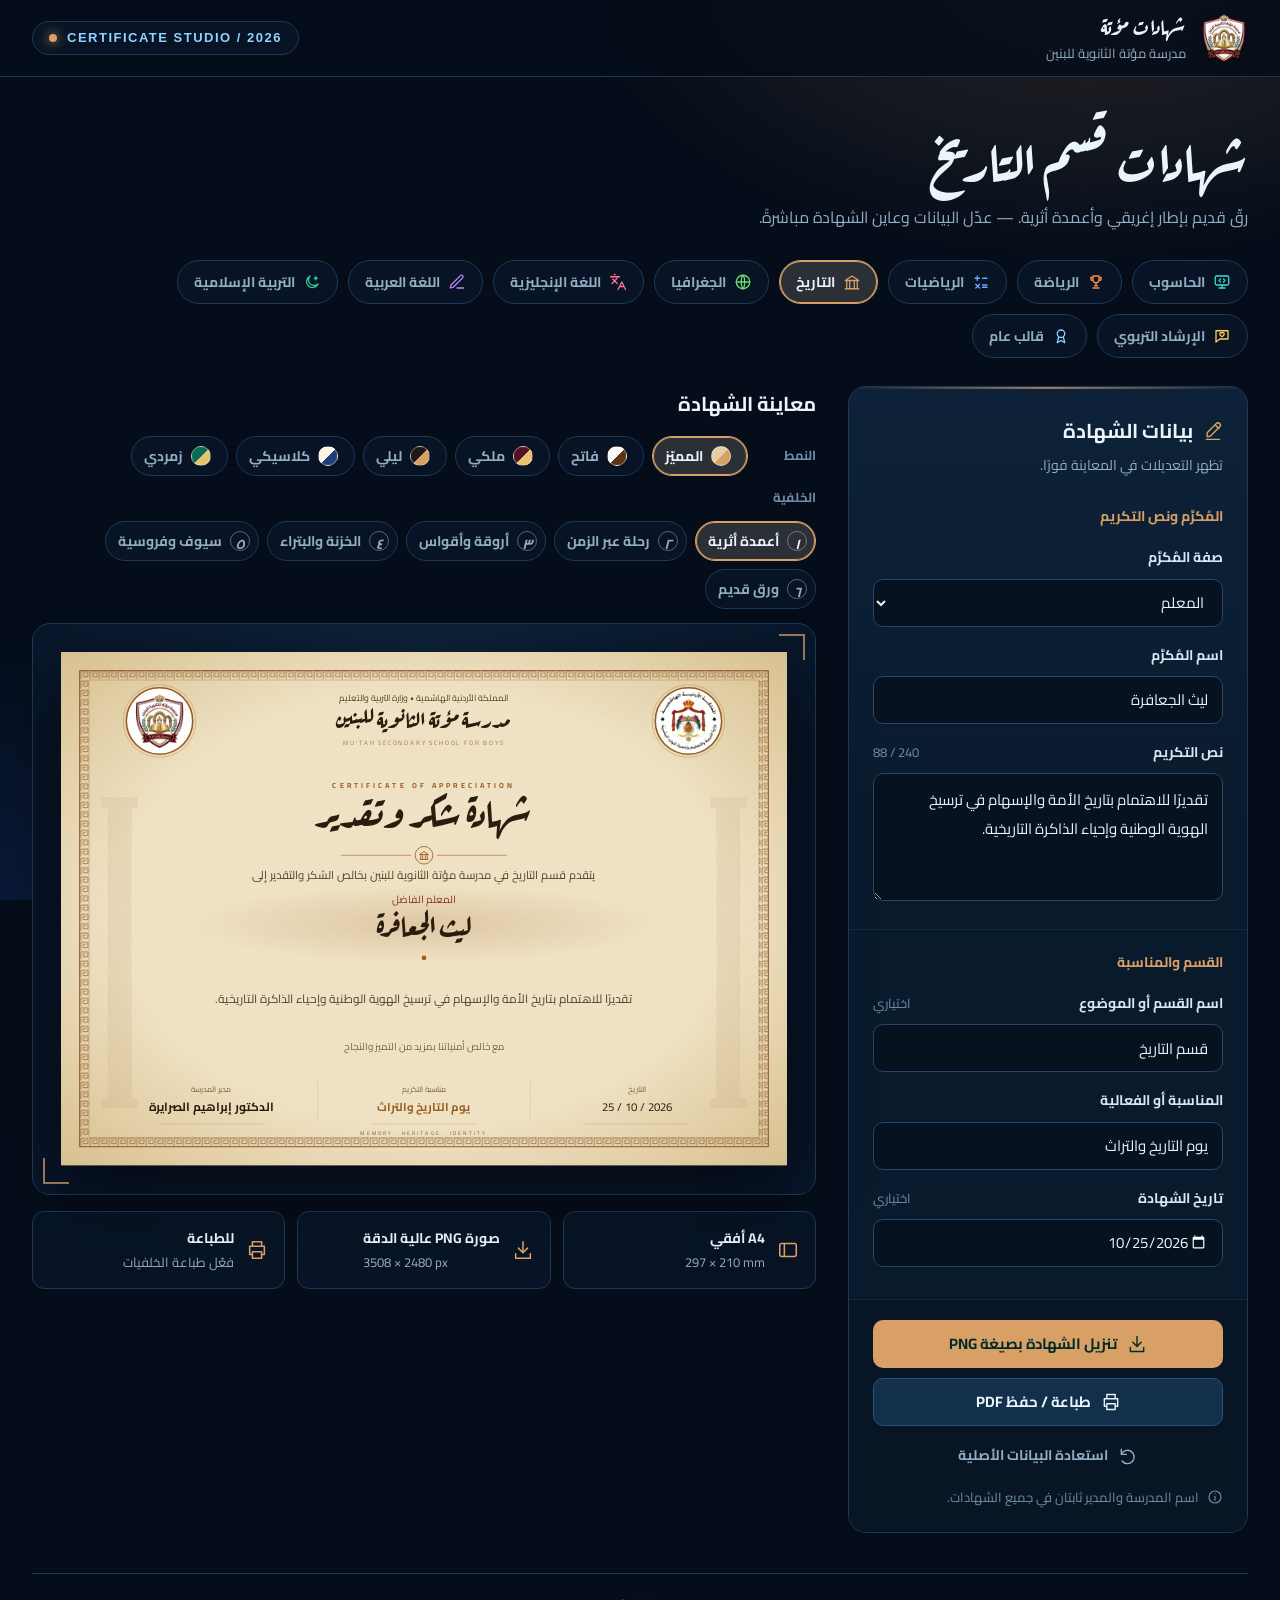
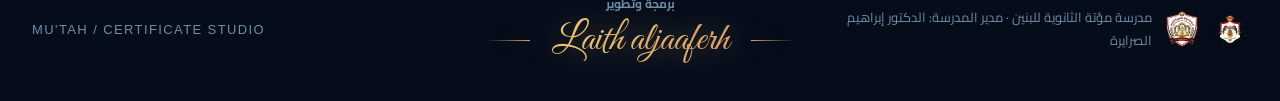
<file: history.html>
<!doctype html>
<html lang="ar" dir="rtl">
<head>
<meta charset="utf-8">
<meta name="viewport" content="width=device-width,initial-scale=1">
<meta name="theme-color" content="#050d1a">
<meta name="description" content="صمّم شهادة شكر وتقدير لمدرسة مؤتة الثانوية للبنين بطابع الأمن السيبراني، ثم نزّلها صورة أو اطبعها.">
<title>شهادات مؤتة | شهادات الأقسام</title>
<link rel="icon" href="assets/logo-school.png">
<link rel="stylesheet" href="style.css">
</head>
<body data-dept="history">
<svg width="0" height="0" class="sr-only" aria-hidden="true" xmlns="http://www.w3.org/2000/svg"><defs>
<symbol id="i-shield" viewBox="0 0 24 24"><path d="m12 3 8 3v6c0 5-8 9-8 9s-8-4-8-9V6z"/><path d="m8.5 11.5 2.4 2.5 4.6-5"/></symbol>
<symbol id="i-edit" viewBox="0 0 24 24"><path d="M15 5 19 9M5 19l4-1 11-11a2.8 2.8 0 0 0-4-4L5 14zM4 22h16"/></symbol>
<symbol id="i-download" viewBox="0 0 24 24"><path d="M12 3v12m-5-5 5 5 5-5M4 16v5h16v-5"/></symbol>
<symbol id="i-print" viewBox="0 0 24 24"><path d="M7 8V3h10v5M7 17H4V8h16v9h-3M7 14h10v7H7z"/></symbol>
<symbol id="i-reset" viewBox="0 0 24 24"><path d="M4 4v6h6M4 10a8 8 0 1 1 1 8"/></symbol>
<symbol id="i-info" viewBox="0 0 24 24"><circle cx="12" cy="12" r="9"/><path d="M12 11v6m0-10h.01"/></symbol>
<symbol id="i-layout" viewBox="0 0 24 24"><rect x="3" y="5" width="18" height="14" rx="2"/><path d="M8 5v14"/></symbol>
</defs></svg>
<header class="topbar"><div class="wrap top"><a class="brand" href="index.html" aria-label="الصفحة الرئيسية"><img class="logo" src="assets/logo-school.png" alt="شعار مدرسة مؤتة الثانوية للبنين"><div><b>شهادات مؤتة</b><small>مدرسة مؤتة الثانوية للبنين</small></div></a><div class="tag" dir="ltr">CERTIFICATE STUDIO / 2026</div></div></header>
<main class="wrap">
<section class="intro"><h1 id="pageH1">شهادات مؤتة</h1><p id="pageLead"></p></section>
<nav class="depts" id="depts" aria-label="اختر القسم"></nav>
<div class="work">
<aside class="panel" aria-labelledby="form-title">
<div class="ph"><h2 id="form-title"><svg class="ui-icon" aria-hidden="true"><use href="#i-edit"/></svg>بيانات الشهادة</h2><p>تظهر التعديلات في المعاينة فورًا.</p></div>
<form id="certificateForm" autocomplete="off">
<div class="group"><h3>المُكرَّم ونص التكريم</h3>
<div class="field"><label for="honorific">صفة المُكرَّم</label><select id="honorific"><option value="المعلم الفاضل">المعلم</option><option value="المعلمة الفاضلة">المعلمة</option><option value="الطالب المتميز">الطالب</option><option value="الطالبة المتميزة">الطالبة</option><option value="الأستاذ الفاضل">الأستاذ</option><option value="الأستاذة الفاضلة">الأستاذة</option><option value="">بدون صفة</option></select></div>
<div class="field"><label for="recipient">اسم المُكرَّم</label><input id="recipient" value="ليث الجعافرة" maxlength="90" placeholder="اكتب اسم المعلم أو الطالب" spellcheck="false"></div>
<div class="field"><label for="reason">نص التكريم <span class="hint" id="reasonCount" dir="ltr" aria-hidden="true">0 / 240</span></label><textarea id="reason" maxlength="240" aria-describedby="reason-limit">تقديرًا للجهود المتميزة والمشاركة الفاعلة في فعاليات الأمن السيبراني، والإسهام في نشر الوعي الرقمي وثقافة الاستخدام الآمن للتكنولوجيا.</textarea><span class="sr-only" id="reason-limit">الحد الأقصى 240 حرفًا.</span></div></div>
<div class="group"><h3>القسم والمناسبة</h3>
<div class="field"><label for="deptName">اسم القسم أو الموضوع <span class="hint">اختياري</span></label><input id="deptName" maxlength="48" placeholder="مثال: قسم الحاسوب"></div>
<div class="field"><label for="occasion">المناسبة أو الفعالية</label><input id="occasion" value="CYBER ARENA 2026" maxlength="64" placeholder="اكتب عنوان المناسبة" dir="auto"></div>
<div class="field"><label for="date">تاريخ الشهادة <span class="hint">اختياري</span></label><input id="date" type="date" value="2026-10-25"></div></div>
<div class="acts"><button type="button" id="pngBtn" class="btn btn-p"><svg class="ui-icon" aria-hidden="true"><use href="#i-download"/></svg><span>تنزيل الشهادة بصيغة PNG</span></button><button type="button" id="printBtn" class="btn btn-s"><svg class="ui-icon" aria-hidden="true"><use href="#i-print"/></svg>طباعة / حفظ PDF</button><button type="button" id="resetBtn" class="btn btn-t"><svg class="ui-icon" aria-hidden="true"><use href="#i-reset"/></svg>استعادة البيانات الأصلية</button><p class="note"><svg class="ui-icon" aria-hidden="true"><use href="#i-info"/></svg>اسم المدرسة والمدير ثابتان في جميع الشهادات.</p></div>
</form></aside>
<section class="preview" aria-labelledby="preview-title">
<div class="pv-head"><h2 id="preview-title">معاينة الشهادة</h2></div>
<div class="ctrls"><div class="cg"><span>النمط</span><div class="styles" id="styles" role="group" aria-label="نمط الشهادة"></div></div><div class="cg"><span>الخلفية</span><div class="styles" id="bgs" role="group" aria-label="خلفية الشهادة"></div></div></div>
<div class="stage"><div class="art">
<svg id="certificate" style="color:#35e0d0" viewBox="0 0 1400 990" xmlns="http://www.w3.org/2000/svg" role="img" aria-labelledby="certTitle certDesc">
<title id="certTitle">شهادة شكر وتقدير</title><desc id="certDesc">شهادة صادرة عن مدرسة مؤتة الثانوية للبنين.</desc>
<defs>
<style id="svgFontStyles"></style>
<style>.ar{font-family:MutahText,Tahoma,sans-serif;text-anchor:middle;direction:rtl;unicode-bidi:plaintext}#titleText,#schoolText,#recipientText{font-family:MutahDisplay,MutahText,serif}.en{font-family:MutahText,Arial,sans-serif;text-anchor:middle;direction:ltr;unicode-bidi:plaintext}</style>
<linearGradient id="bgG" x1="0" y1="0" x2="0" y2="1"><stop stop-color="#071a33"/><stop offset="1" stop-color="#040e1c"/></linearGradient>
<radialGradient id="glow" cx=".5" cy="0" r=".7"><stop stop-color="currentColor" stop-opacity=".22"/><stop offset="1" stop-color="currentColor" stop-opacity="0"/></radialGradient>
<radialGradient id="nameGlow"><stop stop-color="currentColor" stop-opacity=".2"/><stop offset="1" stop-color="currentColor" stop-opacity="0"/></radialGradient>
<linearGradient id="fade" x1="0" y1="0" x2="1" y2="0"><stop stop-color="currentColor" stop-opacity="0"/><stop offset=".5" stop-color="currentColor"/><stop offset="1" stop-color="currentColor" stop-opacity="0"/></linearGradient>
<pattern id="hex" width="34.64" height="60" patternUnits="userSpaceOnUse" patternTransform="scale(1.25)"><path d="M0 10L17.32 0 34.64 10M0 10V30M34.64 10V30M0 30L17.32 40 34.64 30M17.32 40V60" fill="none" stroke="currentColor" stroke-opacity=".075"/></pattern>
<g id="trace" fill="none" stroke="currentColor" stroke-width="1.5" opacity=".4"><path d="M36 430h34l30 30v100l26 26v80M36 468h18l26 26v70l26 26v50"/><circle cx="126" cy="666" r="4"/><circle cx="106" cy="640" r="4"/></g>
</defs>
<g id="themeArt"></g>
<g transform="translate(190 133)"><circle r="70" fill="none" stroke="currentColor" stroke-opacity=".35" stroke-width="1.5"/><circle r="64" fill="#fff" fill-opacity=".97" stroke="currentColor" stroke-width="3"/><image id="logoSchool" x="-52" y="-52" width="104" height="104"/></g>
<g transform="translate(1210 133)"><circle r="70" fill="none" stroke="currentColor" stroke-opacity=".35" stroke-width="1.5"/><circle r="64" fill="#fff" fill-opacity=".97" stroke="currentColor" stroke-width="3"/><image id="logoMin" x="-56" y="-56" width="112" height="112"/></g>
<text class="ar" x="700" y="94" style="fill:var(--soft)" font-size="17">المملكة الأردنية الهاشمية  •  وزارة التربية والتعليم</text>
<text id="schoolText" class="ar" x="700" y="146" style="fill:var(--ink)" font-size="44" font-weight="700">مدرسة مؤتة الثانوية للبنين</text>
<text class="en" x="700" y="180" fill="currentColor" fill-opacity=".8" font-size="12" letter-spacing="3.5">MU'TAH SECONDARY SCHOOL FOR BOYS</text>
<path d="M120 214H1280" stroke="url(#fade)" stroke-width="1.5"/>
<text class="en" x="700" y="262" fill="currentColor" font-size="14" font-weight="700" letter-spacing="6">CERTIFICATE OF APPRECIATION</text>
<text id="titleText" class="ar" x="700" y="340" style="fill:var(--ink)" font-size="76" font-weight="700">شهادة شكر وتقدير</text>
<path d="M540 392H675M725 392H860" style="stroke:var(--gold)" stroke-opacity=".6" stroke-width="1.5"/><g transform="translate(700 392)"><circle r="17" fill="none" stroke="currentColor" stroke-width="1.6"/><g id="emblemIcon" transform="translate(-10.8 -10.8) scale(.9)" fill="none" stroke="currentColor" stroke-width="1.8" stroke-linecap="round" stroke-linejoin="round"></g></g>
<text id="introText" class="ar" x="700" y="438" style="fill:var(--soft)" font-size="22">تتقدم إدارة مدرسة مؤتة الثانوية للبنين بخالص الشكر والتقدير إلى</text>
<ellipse cx="700" cy="525" rx="470" ry="76" fill="url(#nameGlow)"/>
<text class="ar" id="honorificText" x="700" y="484" style="fill:var(--gold)" font-size="20">المعلم الفاضل</text>
<text class="ar" id="recipientText" x="700" y="549" style="fill:var(--ink)" font-size="50" font-weight="700">ليث الجعافرة</text>
<path d="M360 590H1040" stroke="url(#fade)" stroke-width="2"/><circle cx="700" cy="590" r="4.5" fill="currentColor"/>
<text class="ar" id="reasonText" x="700" y="648" style="fill:var(--soft)" font-size="23"><tspan x="700">تقديرًا للجهود المتميزة والمشاركة الفاعلة في فعاليات الأمن السيبراني،</tspan></text>
<text class="ar" x="700" y="767" style="fill:var(--mute)" font-size="19">مع خالص أمنياتنا بمزيد من التميز والنجاح</text>
<path d="M120 808H1280" stroke="url(#fade)" stroke-opacity=".5"/><path d="M495 826v76M905 826v76" stroke="currentColor" stroke-opacity=".25"/>
<g id="eventGroup"><text class="ar" x="700" y="848" style="fill:var(--mute)" font-size="15">مناسبة التكريم</text><text id="occasionText" class="en" x="700" y="886" fill="currentColor" font-size="22" font-weight="700">CYBER ARENA 2026</text></g>
<g id="dateGroup"><text class="ar" x="1110" y="848" style="fill:var(--mute)" font-size="15">التاريخ</text><text id="dateText" class="en" x="1110" y="886" style="fill:var(--ink)" font-size="22">25 / 10 / 2026</text></g>
<text class="ar" x="290" y="848" style="fill:var(--mute)" font-size="15">مدير المدرسة</text><text class="ar" x="290" y="886" style="fill:var(--ink)" font-size="23" font-weight="700">الدكتور إبراهيم الصرايرة</text>
<path d="M190 910h200M600 910h200M1010 910h200" stroke="currentColor" stroke-opacity=".35"/>
<text id="taglineText" class="en" x="700" y="932" style="fill:var(--mute)" font-size="10" letter-spacing="4">KNOWLEDGE · AWARENESS · EXCELLENCE</text>
</svg></div></div>
<div class="specs"><div class="spec"><svg class="ui-icon" aria-hidden="true"><use href="#i-layout"/></svg><div><b>A4 أفقي</b><small dir="ltr">297 × 210 mm</small></div></div><div class="spec"><svg class="ui-icon" aria-hidden="true"><use href="#i-download"/></svg><div><b>صورة PNG عالية الدقة</b><small dir="ltr">3508 × 2480 px</small></div></div><div class="spec"><svg class="ui-icon" aria-hidden="true"><use href="#i-print"/></svg><div><b>للطباعة</b><small>فعّل طباعة الخلفيات</small></div></div></div>
</section></div>
<footer class="foot"><div class="fl"><img src="assets/logo-ministry.png" alt="شعار وزارة التربية والتعليم"><img src="assets/logo-school.png" alt="شعار المدرسة"><span>مدرسة مؤتة الثانوية للبنين · مدير المدرسة: الدكتور إبراهيم الصرايرة</span></div><div class="dev"><small>برمجة وتطوير</small><div class="nm" dir="ltr"><b>Laith aljaaferh</b></div></div><span dir="ltr">MU'TAH / CERTIFICATE STUDIO</span></footer>
</main>
<div id="toast" class="toast" role="status" aria-live="polite"></div>
<script src="logos.js"></script>
<script src="themes.js"></script>
<script src="script.js"></script>
</body>
</html>
</file>
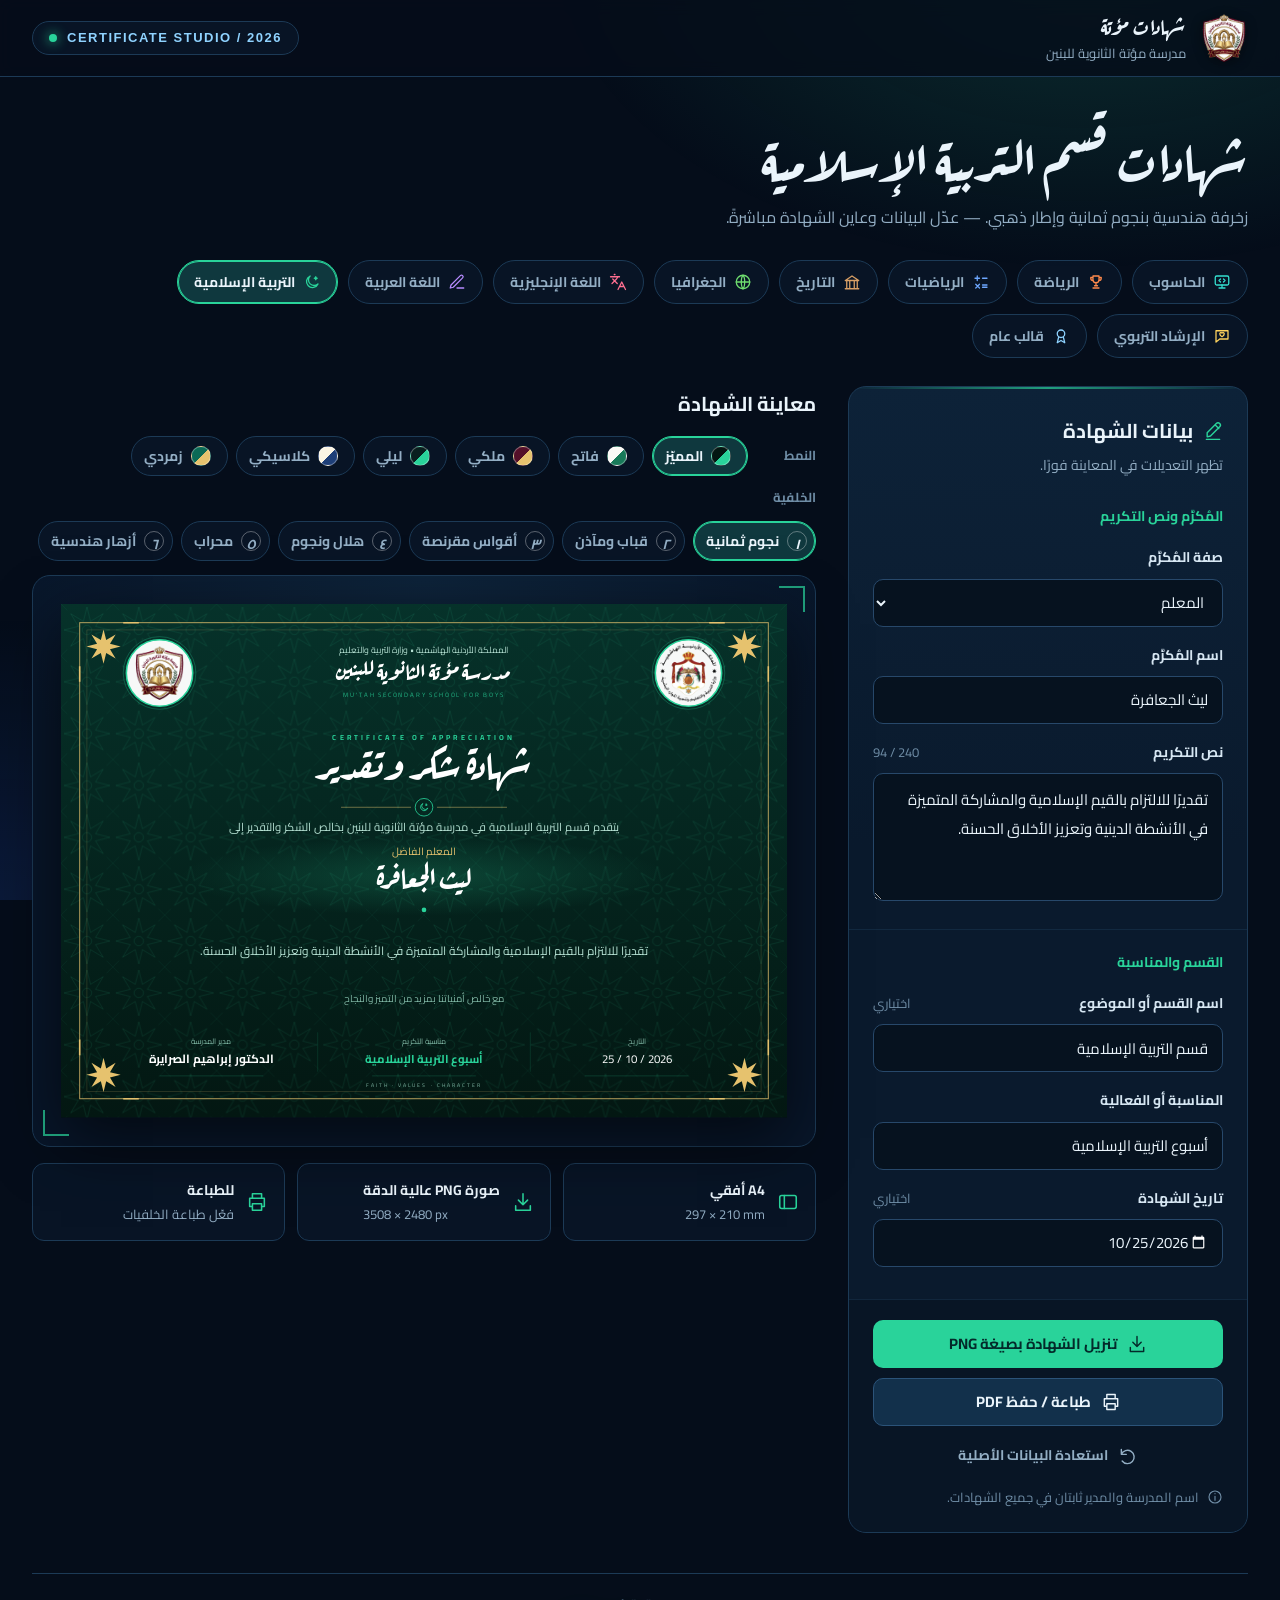
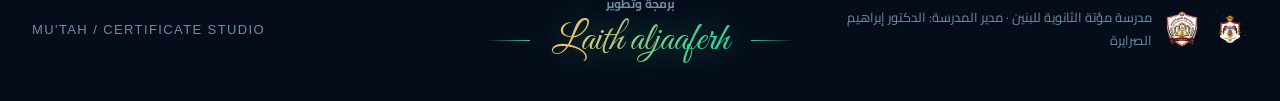
<file: islamic.html>
<!doctype html>
<html lang="ar" dir="rtl">
<head>
<meta charset="utf-8">
<meta name="viewport" content="width=device-width,initial-scale=1">
<meta name="theme-color" content="#050d1a">
<meta name="description" content="صمّم شهادة شكر وتقدير لمدرسة مؤتة الثانوية للبنين بطابع الأمن السيبراني، ثم نزّلها صورة أو اطبعها.">
<title>شهادات مؤتة | شهادات الأقسام</title>
<link rel="icon" href="assets/logo-school.png">
<link rel="stylesheet" href="style.css">
</head>
<body data-dept="islamic">
<svg width="0" height="0" class="sr-only" aria-hidden="true" xmlns="http://www.w3.org/2000/svg"><defs>
<symbol id="i-shield" viewBox="0 0 24 24"><path d="m12 3 8 3v6c0 5-8 9-8 9s-8-4-8-9V6z"/><path d="m8.5 11.5 2.4 2.5 4.6-5"/></symbol>
<symbol id="i-edit" viewBox="0 0 24 24"><path d="M15 5 19 9M5 19l4-1 11-11a2.8 2.8 0 0 0-4-4L5 14zM4 22h16"/></symbol>
<symbol id="i-download" viewBox="0 0 24 24"><path d="M12 3v12m-5-5 5 5 5-5M4 16v5h16v-5"/></symbol>
<symbol id="i-print" viewBox="0 0 24 24"><path d="M7 8V3h10v5M7 17H4V8h16v9h-3M7 14h10v7H7z"/></symbol>
<symbol id="i-reset" viewBox="0 0 24 24"><path d="M4 4v6h6M4 10a8 8 0 1 1 1 8"/></symbol>
<symbol id="i-info" viewBox="0 0 24 24"><circle cx="12" cy="12" r="9"/><path d="M12 11v6m0-10h.01"/></symbol>
<symbol id="i-layout" viewBox="0 0 24 24"><rect x="3" y="5" width="18" height="14" rx="2"/><path d="M8 5v14"/></symbol>
</defs></svg>
<header class="topbar"><div class="wrap top"><a class="brand" href="index.html" aria-label="الصفحة الرئيسية"><img class="logo" src="assets/logo-school.png" alt="شعار مدرسة مؤتة الثانوية للبنين"><div><b>شهادات مؤتة</b><small>مدرسة مؤتة الثانوية للبنين</small></div></a><div class="tag" dir="ltr">CERTIFICATE STUDIO / 2026</div></div></header>
<main class="wrap">
<section class="intro"><h1 id="pageH1">شهادات مؤتة</h1><p id="pageLead"></p></section>
<nav class="depts" id="depts" aria-label="اختر القسم"></nav>
<div class="work">
<aside class="panel" aria-labelledby="form-title">
<div class="ph"><h2 id="form-title"><svg class="ui-icon" aria-hidden="true"><use href="#i-edit"/></svg>بيانات الشهادة</h2><p>تظهر التعديلات في المعاينة فورًا.</p></div>
<form id="certificateForm" autocomplete="off">
<div class="group"><h3>المُكرَّم ونص التكريم</h3>
<div class="field"><label for="honorific">صفة المُكرَّم</label><select id="honorific"><option value="المعلم الفاضل">المعلم</option><option value="المعلمة الفاضلة">المعلمة</option><option value="الطالب المتميز">الطالب</option><option value="الطالبة المتميزة">الطالبة</option><option value="الأستاذ الفاضل">الأستاذ</option><option value="الأستاذة الفاضلة">الأستاذة</option><option value="">بدون صفة</option></select></div>
<div class="field"><label for="recipient">اسم المُكرَّم</label><input id="recipient" value="ليث الجعافرة" maxlength="90" placeholder="اكتب اسم المعلم أو الطالب" spellcheck="false"></div>
<div class="field"><label for="reason">نص التكريم <span class="hint" id="reasonCount" dir="ltr" aria-hidden="true">0 / 240</span></label><textarea id="reason" maxlength="240" aria-describedby="reason-limit">تقديرًا للجهود المتميزة والمشاركة الفاعلة في فعاليات الأمن السيبراني، والإسهام في نشر الوعي الرقمي وثقافة الاستخدام الآمن للتكنولوجيا.</textarea><span class="sr-only" id="reason-limit">الحد الأقصى 240 حرفًا.</span></div></div>
<div class="group"><h3>القسم والمناسبة</h3>
<div class="field"><label for="deptName">اسم القسم أو الموضوع <span class="hint">اختياري</span></label><input id="deptName" maxlength="48" placeholder="مثال: قسم الحاسوب"></div>
<div class="field"><label for="occasion">المناسبة أو الفعالية</label><input id="occasion" value="CYBER ARENA 2026" maxlength="64" placeholder="اكتب عنوان المناسبة" dir="auto"></div>
<div class="field"><label for="date">تاريخ الشهادة <span class="hint">اختياري</span></label><input id="date" type="date" value="2026-10-25"></div></div>
<div class="acts"><button type="button" id="pngBtn" class="btn btn-p"><svg class="ui-icon" aria-hidden="true"><use href="#i-download"/></svg><span>تنزيل الشهادة بصيغة PNG</span></button><button type="button" id="printBtn" class="btn btn-s"><svg class="ui-icon" aria-hidden="true"><use href="#i-print"/></svg>طباعة / حفظ PDF</button><button type="button" id="resetBtn" class="btn btn-t"><svg class="ui-icon" aria-hidden="true"><use href="#i-reset"/></svg>استعادة البيانات الأصلية</button><p class="note"><svg class="ui-icon" aria-hidden="true"><use href="#i-info"/></svg>اسم المدرسة والمدير ثابتان في جميع الشهادات.</p></div>
</form></aside>
<section class="preview" aria-labelledby="preview-title">
<div class="pv-head"><h2 id="preview-title">معاينة الشهادة</h2></div>
<div class="ctrls"><div class="cg"><span>النمط</span><div class="styles" id="styles" role="group" aria-label="نمط الشهادة"></div></div><div class="cg"><span>الخلفية</span><div class="styles" id="bgs" role="group" aria-label="خلفية الشهادة"></div></div></div>
<div class="stage"><div class="art">
<svg id="certificate" style="color:#35e0d0" viewBox="0 0 1400 990" xmlns="http://www.w3.org/2000/svg" role="img" aria-labelledby="certTitle certDesc">
<title id="certTitle">شهادة شكر وتقدير</title><desc id="certDesc">شهادة صادرة عن مدرسة مؤتة الثانوية للبنين.</desc>
<defs>
<style id="svgFontStyles"></style>
<style>.ar{font-family:MutahText,Tahoma,sans-serif;text-anchor:middle;direction:rtl;unicode-bidi:plaintext}#titleText,#schoolText,#recipientText{font-family:MutahDisplay,MutahText,serif}.en{font-family:MutahText,Arial,sans-serif;text-anchor:middle;direction:ltr;unicode-bidi:plaintext}</style>
<linearGradient id="bgG" x1="0" y1="0" x2="0" y2="1"><stop stop-color="#071a33"/><stop offset="1" stop-color="#040e1c"/></linearGradient>
<radialGradient id="glow" cx=".5" cy="0" r=".7"><stop stop-color="currentColor" stop-opacity=".22"/><stop offset="1" stop-color="currentColor" stop-opacity="0"/></radialGradient>
<radialGradient id="nameGlow"><stop stop-color="currentColor" stop-opacity=".2"/><stop offset="1" stop-color="currentColor" stop-opacity="0"/></radialGradient>
<linearGradient id="fade" x1="0" y1="0" x2="1" y2="0"><stop stop-color="currentColor" stop-opacity="0"/><stop offset=".5" stop-color="currentColor"/><stop offset="1" stop-color="currentColor" stop-opacity="0"/></linearGradient>
<pattern id="hex" width="34.64" height="60" patternUnits="userSpaceOnUse" patternTransform="scale(1.25)"><path d="M0 10L17.32 0 34.64 10M0 10V30M34.64 10V30M0 30L17.32 40 34.64 30M17.32 40V60" fill="none" stroke="currentColor" stroke-opacity=".075"/></pattern>
<g id="trace" fill="none" stroke="currentColor" stroke-width="1.5" opacity=".4"><path d="M36 430h34l30 30v100l26 26v80M36 468h18l26 26v70l26 26v50"/><circle cx="126" cy="666" r="4"/><circle cx="106" cy="640" r="4"/></g>
</defs>
<g id="themeArt"></g>
<g transform="translate(190 133)"><circle r="70" fill="none" stroke="currentColor" stroke-opacity=".35" stroke-width="1.5"/><circle r="64" fill="#fff" fill-opacity=".97" stroke="currentColor" stroke-width="3"/><image id="logoSchool" x="-52" y="-52" width="104" height="104"/></g>
<g transform="translate(1210 133)"><circle r="70" fill="none" stroke="currentColor" stroke-opacity=".35" stroke-width="1.5"/><circle r="64" fill="#fff" fill-opacity=".97" stroke="currentColor" stroke-width="3"/><image id="logoMin" x="-56" y="-56" width="112" height="112"/></g>
<text class="ar" x="700" y="94" style="fill:var(--soft)" font-size="17">المملكة الأردنية الهاشمية  •  وزارة التربية والتعليم</text>
<text id="schoolText" class="ar" x="700" y="146" style="fill:var(--ink)" font-size="44" font-weight="700">مدرسة مؤتة الثانوية للبنين</text>
<text class="en" x="700" y="180" fill="currentColor" fill-opacity=".8" font-size="12" letter-spacing="3.5">MU'TAH SECONDARY SCHOOL FOR BOYS</text>
<path d="M120 214H1280" stroke="url(#fade)" stroke-width="1.5"/>
<text class="en" x="700" y="262" fill="currentColor" font-size="14" font-weight="700" letter-spacing="6">CERTIFICATE OF APPRECIATION</text>
<text id="titleText" class="ar" x="700" y="340" style="fill:var(--ink)" font-size="76" font-weight="700">شهادة شكر وتقدير</text>
<path d="M540 392H675M725 392H860" style="stroke:var(--gold)" stroke-opacity=".6" stroke-width="1.5"/><g transform="translate(700 392)"><circle r="17" fill="none" stroke="currentColor" stroke-width="1.6"/><g id="emblemIcon" transform="translate(-10.8 -10.8) scale(.9)" fill="none" stroke="currentColor" stroke-width="1.8" stroke-linecap="round" stroke-linejoin="round"></g></g>
<text id="introText" class="ar" x="700" y="438" style="fill:var(--soft)" font-size="22">تتقدم إدارة مدرسة مؤتة الثانوية للبنين بخالص الشكر والتقدير إلى</text>
<ellipse cx="700" cy="525" rx="470" ry="76" fill="url(#nameGlow)"/>
<text class="ar" id="honorificText" x="700" y="484" style="fill:var(--gold)" font-size="20">المعلم الفاضل</text>
<text class="ar" id="recipientText" x="700" y="549" style="fill:var(--ink)" font-size="50" font-weight="700">ليث الجعافرة</text>
<path d="M360 590H1040" stroke="url(#fade)" stroke-width="2"/><circle cx="700" cy="590" r="4.5" fill="currentColor"/>
<text class="ar" id="reasonText" x="700" y="648" style="fill:var(--soft)" font-size="23"><tspan x="700">تقديرًا للجهود المتميزة والمشاركة الفاعلة في فعاليات الأمن السيبراني،</tspan></text>
<text class="ar" x="700" y="767" style="fill:var(--mute)" font-size="19">مع خالص أمنياتنا بمزيد من التميز والنجاح</text>
<path d="M120 808H1280" stroke="url(#fade)" stroke-opacity=".5"/><path d="M495 826v76M905 826v76" stroke="currentColor" stroke-opacity=".25"/>
<g id="eventGroup"><text class="ar" x="700" y="848" style="fill:var(--mute)" font-size="15">مناسبة التكريم</text><text id="occasionText" class="en" x="700" y="886" fill="currentColor" font-size="22" font-weight="700">CYBER ARENA 2026</text></g>
<g id="dateGroup"><text class="ar" x="1110" y="848" style="fill:var(--mute)" font-size="15">التاريخ</text><text id="dateText" class="en" x="1110" y="886" style="fill:var(--ink)" font-size="22">25 / 10 / 2026</text></g>
<text class="ar" x="290" y="848" style="fill:var(--mute)" font-size="15">مدير المدرسة</text><text class="ar" x="290" y="886" style="fill:var(--ink)" font-size="23" font-weight="700">الدكتور إبراهيم الصرايرة</text>
<path d="M190 910h200M600 910h200M1010 910h200" stroke="currentColor" stroke-opacity=".35"/>
<text id="taglineText" class="en" x="700" y="932" style="fill:var(--mute)" font-size="10" letter-spacing="4">KNOWLEDGE · AWARENESS · EXCELLENCE</text>
</svg></div></div>
<div class="specs"><div class="spec"><svg class="ui-icon" aria-hidden="true"><use href="#i-layout"/></svg><div><b>A4 أفقي</b><small dir="ltr">297 × 210 mm</small></div></div><div class="spec"><svg class="ui-icon" aria-hidden="true"><use href="#i-download"/></svg><div><b>صورة PNG عالية الدقة</b><small dir="ltr">3508 × 2480 px</small></div></div><div class="spec"><svg class="ui-icon" aria-hidden="true"><use href="#i-print"/></svg><div><b>للطباعة</b><small>فعّل طباعة الخلفيات</small></div></div></div>
</section></div>
<footer class="foot"><div class="fl"><img src="assets/logo-ministry.png" alt="شعار وزارة التربية والتعليم"><img src="assets/logo-school.png" alt="شعار المدرسة"><span>مدرسة مؤتة الثانوية للبنين · مدير المدرسة: الدكتور إبراهيم الصرايرة</span></div><div class="dev"><small>برمجة وتطوير</small><div class="nm" dir="ltr"><b>Laith aljaaferh</b></div></div><span dir="ltr">MU'TAH / CERTIFICATE STUDIO</span></footer>
</main>
<div id="toast" class="toast" role="status" aria-live="polite"></div>
<script src="logos.js"></script>
<script src="themes.js"></script>
<script src="script.js"></script>
</body>
</html>
</file>
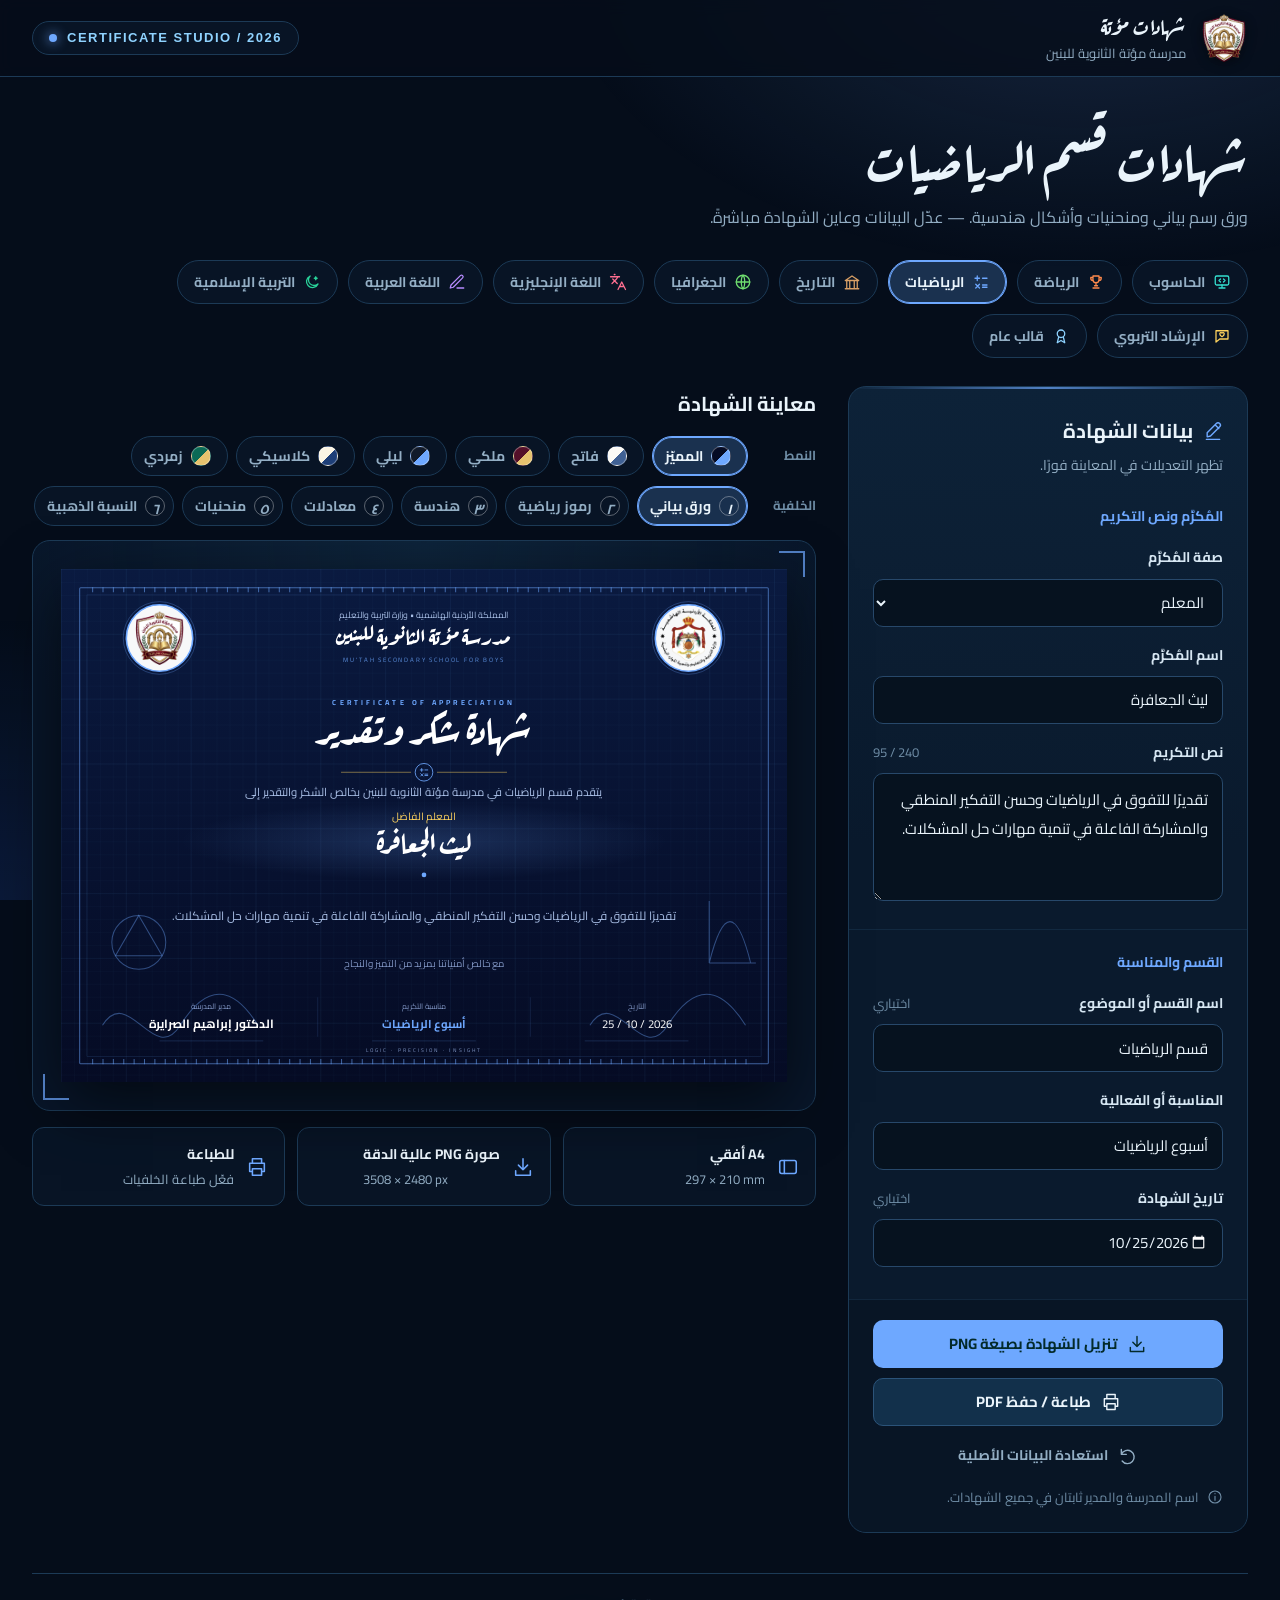
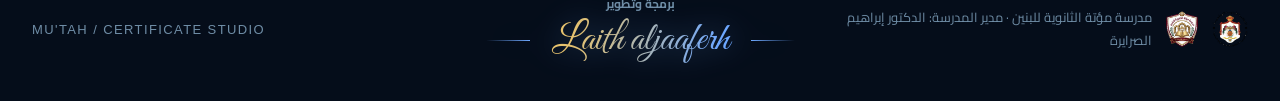
<file: math.html>
<!doctype html>
<html lang="ar" dir="rtl">
<head>
<meta charset="utf-8">
<meta name="viewport" content="width=device-width,initial-scale=1">
<meta name="theme-color" content="#050d1a">
<meta name="description" content="صمّم شهادة شكر وتقدير لمدرسة مؤتة الثانوية للبنين بطابع الأمن السيبراني، ثم نزّلها صورة أو اطبعها.">
<title>شهادات مؤتة | شهادات الأقسام</title>
<link rel="icon" href="assets/logo-school.png">
<link rel="stylesheet" href="style.css">
</head>
<body data-dept="math">
<svg width="0" height="0" class="sr-only" aria-hidden="true" xmlns="http://www.w3.org/2000/svg"><defs>
<symbol id="i-shield" viewBox="0 0 24 24"><path d="m12 3 8 3v6c0 5-8 9-8 9s-8-4-8-9V6z"/><path d="m8.5 11.5 2.4 2.5 4.6-5"/></symbol>
<symbol id="i-edit" viewBox="0 0 24 24"><path d="M15 5 19 9M5 19l4-1 11-11a2.8 2.8 0 0 0-4-4L5 14zM4 22h16"/></symbol>
<symbol id="i-download" viewBox="0 0 24 24"><path d="M12 3v12m-5-5 5 5 5-5M4 16v5h16v-5"/></symbol>
<symbol id="i-print" viewBox="0 0 24 24"><path d="M7 8V3h10v5M7 17H4V8h16v9h-3M7 14h10v7H7z"/></symbol>
<symbol id="i-reset" viewBox="0 0 24 24"><path d="M4 4v6h6M4 10a8 8 0 1 1 1 8"/></symbol>
<symbol id="i-info" viewBox="0 0 24 24"><circle cx="12" cy="12" r="9"/><path d="M12 11v6m0-10h.01"/></symbol>
<symbol id="i-layout" viewBox="0 0 24 24"><rect x="3" y="5" width="18" height="14" rx="2"/><path d="M8 5v14"/></symbol>
</defs></svg>
<header class="topbar"><div class="wrap top"><a class="brand" href="index.html" aria-label="الصفحة الرئيسية"><img class="logo" src="assets/logo-school.png" alt="شعار مدرسة مؤتة الثانوية للبنين"><div><b>شهادات مؤتة</b><small>مدرسة مؤتة الثانوية للبنين</small></div></a><div class="tag" dir="ltr">CERTIFICATE STUDIO / 2026</div></div></header>
<main class="wrap">
<section class="intro"><h1 id="pageH1">شهادات مؤتة</h1><p id="pageLead"></p></section>
<nav class="depts" id="depts" aria-label="اختر القسم"></nav>
<div class="work">
<aside class="panel" aria-labelledby="form-title">
<div class="ph"><h2 id="form-title"><svg class="ui-icon" aria-hidden="true"><use href="#i-edit"/></svg>بيانات الشهادة</h2><p>تظهر التعديلات في المعاينة فورًا.</p></div>
<form id="certificateForm" autocomplete="off">
<div class="group"><h3>المُكرَّم ونص التكريم</h3>
<div class="field"><label for="honorific">صفة المُكرَّم</label><select id="honorific"><option value="المعلم الفاضل">المعلم</option><option value="المعلمة الفاضلة">المعلمة</option><option value="الطالب المتميز">الطالب</option><option value="الطالبة المتميزة">الطالبة</option><option value="الأستاذ الفاضل">الأستاذ</option><option value="الأستاذة الفاضلة">الأستاذة</option><option value="">بدون صفة</option></select></div>
<div class="field"><label for="recipient">اسم المُكرَّم</label><input id="recipient" value="ليث الجعافرة" maxlength="90" placeholder="اكتب اسم المعلم أو الطالب" spellcheck="false"></div>
<div class="field"><label for="reason">نص التكريم <span class="hint" id="reasonCount" dir="ltr" aria-hidden="true">0 / 240</span></label><textarea id="reason" maxlength="240" aria-describedby="reason-limit">تقديرًا للجهود المتميزة والمشاركة الفاعلة في فعاليات الأمن السيبراني، والإسهام في نشر الوعي الرقمي وثقافة الاستخدام الآمن للتكنولوجيا.</textarea><span class="sr-only" id="reason-limit">الحد الأقصى 240 حرفًا.</span></div></div>
<div class="group"><h3>القسم والمناسبة</h3>
<div class="field"><label for="deptName">اسم القسم أو الموضوع <span class="hint">اختياري</span></label><input id="deptName" maxlength="48" placeholder="مثال: قسم الحاسوب"></div>
<div class="field"><label for="occasion">المناسبة أو الفعالية</label><input id="occasion" value="CYBER ARENA 2026" maxlength="64" placeholder="اكتب عنوان المناسبة" dir="auto"></div>
<div class="field"><label for="date">تاريخ الشهادة <span class="hint">اختياري</span></label><input id="date" type="date" value="2026-10-25"></div></div>
<div class="acts"><button type="button" id="pngBtn" class="btn btn-p"><svg class="ui-icon" aria-hidden="true"><use href="#i-download"/></svg><span>تنزيل الشهادة بصيغة PNG</span></button><button type="button" id="printBtn" class="btn btn-s"><svg class="ui-icon" aria-hidden="true"><use href="#i-print"/></svg>طباعة / حفظ PDF</button><button type="button" id="resetBtn" class="btn btn-t"><svg class="ui-icon" aria-hidden="true"><use href="#i-reset"/></svg>استعادة البيانات الأصلية</button><p class="note"><svg class="ui-icon" aria-hidden="true"><use href="#i-info"/></svg>اسم المدرسة والمدير ثابتان في جميع الشهادات.</p></div>
</form></aside>
<section class="preview" aria-labelledby="preview-title">
<div class="pv-head"><h2 id="preview-title">معاينة الشهادة</h2></div>
<div class="ctrls"><div class="cg"><span>النمط</span><div class="styles" id="styles" role="group" aria-label="نمط الشهادة"></div></div><div class="cg"><span>الخلفية</span><div class="styles" id="bgs" role="group" aria-label="خلفية الشهادة"></div></div></div>
<div class="stage"><div class="art">
<svg id="certificate" style="color:#35e0d0" viewBox="0 0 1400 990" xmlns="http://www.w3.org/2000/svg" role="img" aria-labelledby="certTitle certDesc">
<title id="certTitle">شهادة شكر وتقدير</title><desc id="certDesc">شهادة صادرة عن مدرسة مؤتة الثانوية للبنين.</desc>
<defs>
<style id="svgFontStyles"></style>
<style>.ar{font-family:MutahText,Tahoma,sans-serif;text-anchor:middle;direction:rtl;unicode-bidi:plaintext}#titleText,#schoolText,#recipientText{font-family:MutahDisplay,MutahText,serif}.en{font-family:MutahText,Arial,sans-serif;text-anchor:middle;direction:ltr;unicode-bidi:plaintext}</style>
<linearGradient id="bgG" x1="0" y1="0" x2="0" y2="1"><stop stop-color="#071a33"/><stop offset="1" stop-color="#040e1c"/></linearGradient>
<radialGradient id="glow" cx=".5" cy="0" r=".7"><stop stop-color="currentColor" stop-opacity=".22"/><stop offset="1" stop-color="currentColor" stop-opacity="0"/></radialGradient>
<radialGradient id="nameGlow"><stop stop-color="currentColor" stop-opacity=".2"/><stop offset="1" stop-color="currentColor" stop-opacity="0"/></radialGradient>
<linearGradient id="fade" x1="0" y1="0" x2="1" y2="0"><stop stop-color="currentColor" stop-opacity="0"/><stop offset=".5" stop-color="currentColor"/><stop offset="1" stop-color="currentColor" stop-opacity="0"/></linearGradient>
<pattern id="hex" width="34.64" height="60" patternUnits="userSpaceOnUse" patternTransform="scale(1.25)"><path d="M0 10L17.32 0 34.64 10M0 10V30M34.64 10V30M0 30L17.32 40 34.64 30M17.32 40V60" fill="none" stroke="currentColor" stroke-opacity=".075"/></pattern>
<g id="trace" fill="none" stroke="currentColor" stroke-width="1.5" opacity=".4"><path d="M36 430h34l30 30v100l26 26v80M36 468h18l26 26v70l26 26v50"/><circle cx="126" cy="666" r="4"/><circle cx="106" cy="640" r="4"/></g>
</defs>
<g id="themeArt"></g>
<g transform="translate(190 133)"><circle r="70" fill="none" stroke="currentColor" stroke-opacity=".35" stroke-width="1.5"/><circle r="64" fill="#fff" fill-opacity=".97" stroke="currentColor" stroke-width="3"/><image id="logoSchool" x="-52" y="-52" width="104" height="104"/></g>
<g transform="translate(1210 133)"><circle r="70" fill="none" stroke="currentColor" stroke-opacity=".35" stroke-width="1.5"/><circle r="64" fill="#fff" fill-opacity=".97" stroke="currentColor" stroke-width="3"/><image id="logoMin" x="-56" y="-56" width="112" height="112"/></g>
<text class="ar" x="700" y="94" style="fill:var(--soft)" font-size="17">المملكة الأردنية الهاشمية  •  وزارة التربية والتعليم</text>
<text id="schoolText" class="ar" x="700" y="146" style="fill:var(--ink)" font-size="44" font-weight="700">مدرسة مؤتة الثانوية للبنين</text>
<text class="en" x="700" y="180" fill="currentColor" fill-opacity=".8" font-size="12" letter-spacing="3.5">MU'TAH SECONDARY SCHOOL FOR BOYS</text>
<path d="M120 214H1280" stroke="url(#fade)" stroke-width="1.5"/>
<text class="en" x="700" y="262" fill="currentColor" font-size="14" font-weight="700" letter-spacing="6">CERTIFICATE OF APPRECIATION</text>
<text id="titleText" class="ar" x="700" y="340" style="fill:var(--ink)" font-size="76" font-weight="700">شهادة شكر وتقدير</text>
<path d="M540 392H675M725 392H860" style="stroke:var(--gold)" stroke-opacity=".6" stroke-width="1.5"/><g transform="translate(700 392)"><circle r="17" fill="none" stroke="currentColor" stroke-width="1.6"/><g id="emblemIcon" transform="translate(-10.8 -10.8) scale(.9)" fill="none" stroke="currentColor" stroke-width="1.8" stroke-linecap="round" stroke-linejoin="round"></g></g>
<text id="introText" class="ar" x="700" y="438" style="fill:var(--soft)" font-size="22">تتقدم إدارة مدرسة مؤتة الثانوية للبنين بخالص الشكر والتقدير إلى</text>
<ellipse cx="700" cy="525" rx="470" ry="76" fill="url(#nameGlow)"/>
<text class="ar" id="honorificText" x="700" y="484" style="fill:var(--gold)" font-size="20">المعلم الفاضل</text>
<text class="ar" id="recipientText" x="700" y="549" style="fill:var(--ink)" font-size="50" font-weight="700">ليث الجعافرة</text>
<path d="M360 590H1040" stroke="url(#fade)" stroke-width="2"/><circle cx="700" cy="590" r="4.5" fill="currentColor"/>
<text class="ar" id="reasonText" x="700" y="648" style="fill:var(--soft)" font-size="23"><tspan x="700">تقديرًا للجهود المتميزة والمشاركة الفاعلة في فعاليات الأمن السيبراني،</tspan></text>
<text class="ar" x="700" y="767" style="fill:var(--mute)" font-size="19">مع خالص أمنياتنا بمزيد من التميز والنجاح</text>
<path d="M120 808H1280" stroke="url(#fade)" stroke-opacity=".5"/><path d="M495 826v76M905 826v76" stroke="currentColor" stroke-opacity=".25"/>
<g id="eventGroup"><text class="ar" x="700" y="848" style="fill:var(--mute)" font-size="15">مناسبة التكريم</text><text id="occasionText" class="en" x="700" y="886" fill="currentColor" font-size="22" font-weight="700">CYBER ARENA 2026</text></g>
<g id="dateGroup"><text class="ar" x="1110" y="848" style="fill:var(--mute)" font-size="15">التاريخ</text><text id="dateText" class="en" x="1110" y="886" style="fill:var(--ink)" font-size="22">25 / 10 / 2026</text></g>
<text class="ar" x="290" y="848" style="fill:var(--mute)" font-size="15">مدير المدرسة</text><text class="ar" x="290" y="886" style="fill:var(--ink)" font-size="23" font-weight="700">الدكتور إبراهيم الصرايرة</text>
<path d="M190 910h200M600 910h200M1010 910h200" stroke="currentColor" stroke-opacity=".35"/>
<text id="taglineText" class="en" x="700" y="932" style="fill:var(--mute)" font-size="10" letter-spacing="4">KNOWLEDGE · AWARENESS · EXCELLENCE</text>
</svg></div></div>
<div class="specs"><div class="spec"><svg class="ui-icon" aria-hidden="true"><use href="#i-layout"/></svg><div><b>A4 أفقي</b><small dir="ltr">297 × 210 mm</small></div></div><div class="spec"><svg class="ui-icon" aria-hidden="true"><use href="#i-download"/></svg><div><b>صورة PNG عالية الدقة</b><small dir="ltr">3508 × 2480 px</small></div></div><div class="spec"><svg class="ui-icon" aria-hidden="true"><use href="#i-print"/></svg><div><b>للطباعة</b><small>فعّل طباعة الخلفيات</small></div></div></div>
</section></div>
<footer class="foot"><div class="fl"><img src="assets/logo-ministry.png" alt="شعار وزارة التربية والتعليم"><img src="assets/logo-school.png" alt="شعار المدرسة"><span>مدرسة مؤتة الثانوية للبنين · مدير المدرسة: الدكتور إبراهيم الصرايرة</span></div><div class="dev"><small>برمجة وتطوير</small><div class="nm" dir="ltr"><b>Laith aljaaferh</b></div></div><span dir="ltr">MU'TAH / CERTIFICATE STUDIO</span></footer>
</main>
<div id="toast" class="toast" role="status" aria-live="polite"></div>
<script src="logos.js"></script>
<script src="themes.js"></script>
<script src="script.js"></script>
</body>
</html>
</file>
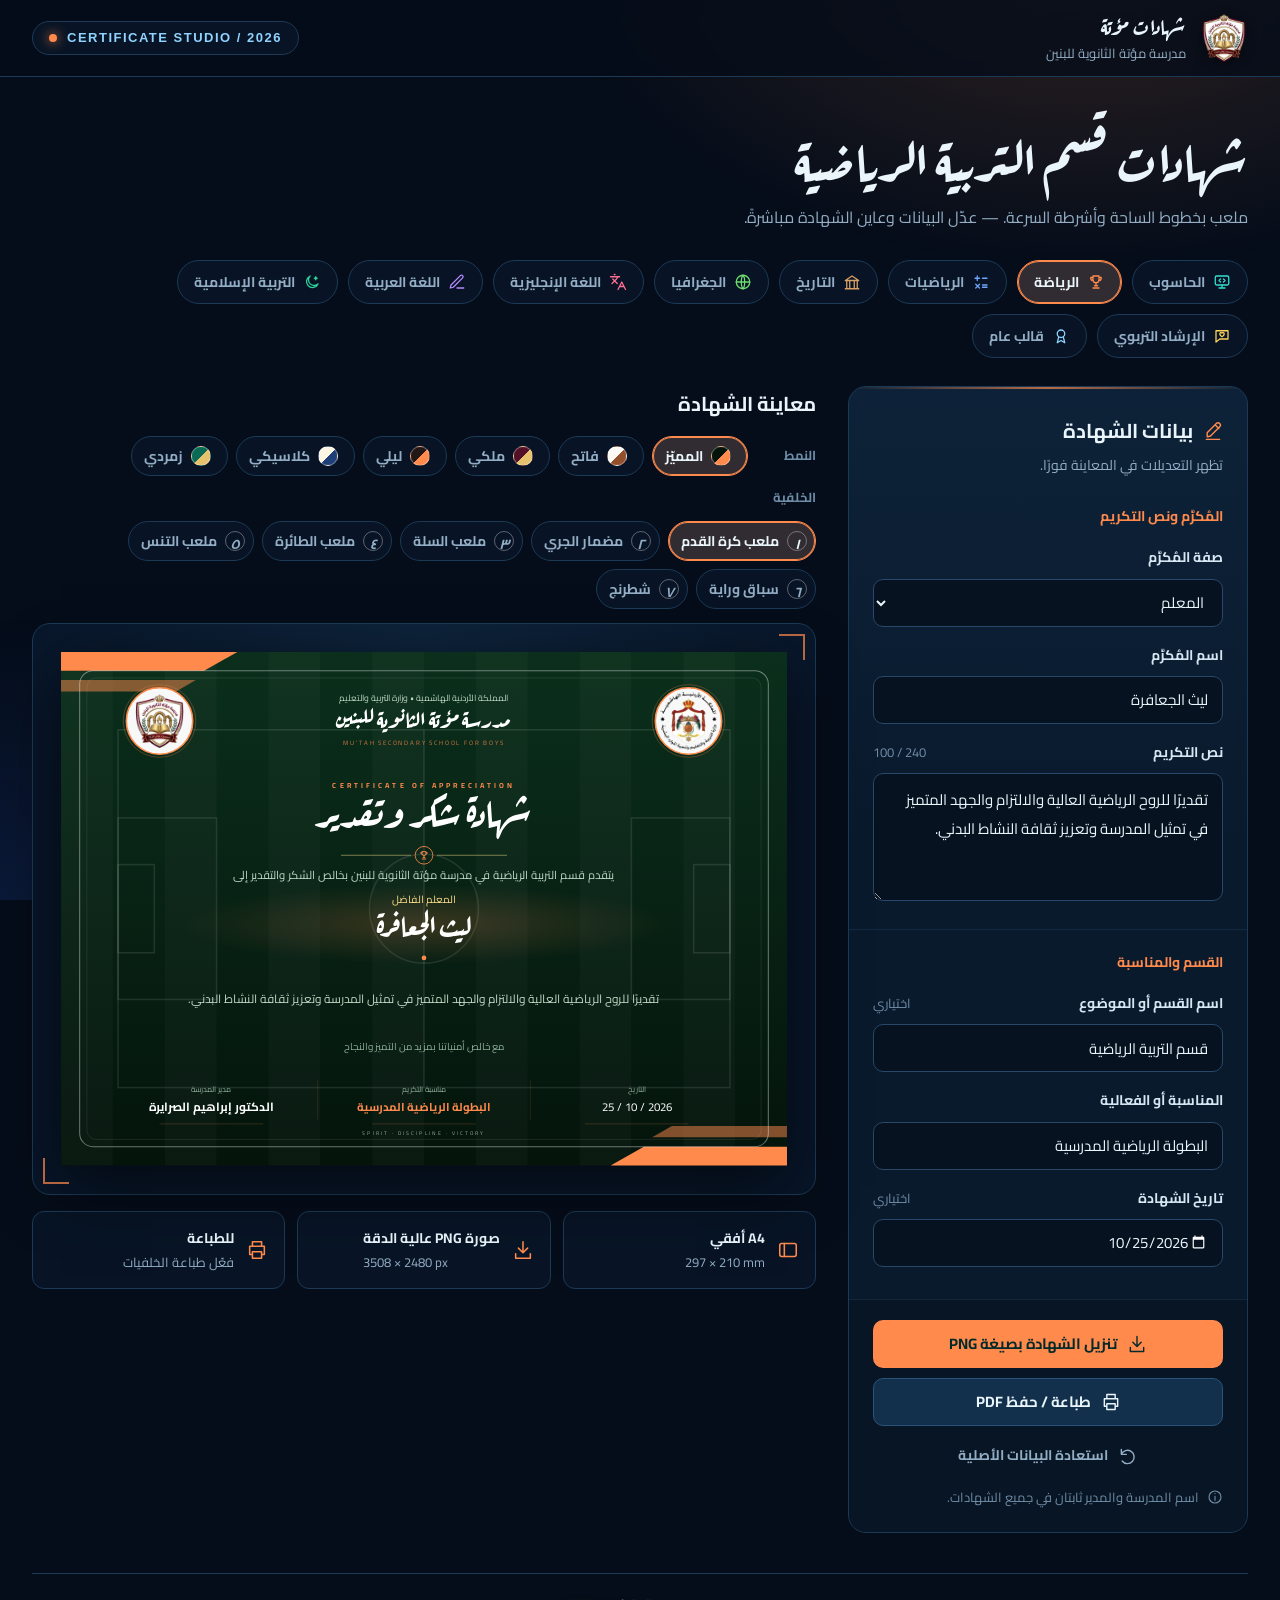
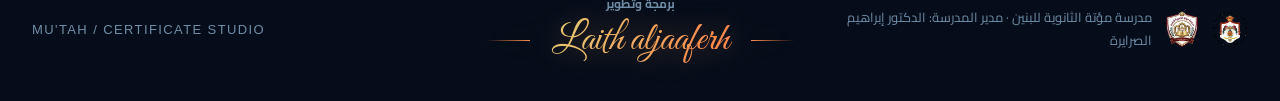
<file: sports.html>
<!doctype html>
<html lang="ar" dir="rtl">
<head>
<meta charset="utf-8">
<meta name="viewport" content="width=device-width,initial-scale=1">
<meta name="theme-color" content="#050d1a">
<meta name="description" content="صمّم شهادة شكر وتقدير لمدرسة مؤتة الثانوية للبنين بطابع الأمن السيبراني، ثم نزّلها صورة أو اطبعها.">
<title>شهادات مؤتة | شهادات الأقسام</title>
<link rel="icon" href="assets/logo-school.png">
<link rel="stylesheet" href="style.css">
</head>
<body data-dept="sports">
<svg width="0" height="0" class="sr-only" aria-hidden="true" xmlns="http://www.w3.org/2000/svg"><defs>
<symbol id="i-shield" viewBox="0 0 24 24"><path d="m12 3 8 3v6c0 5-8 9-8 9s-8-4-8-9V6z"/><path d="m8.5 11.5 2.4 2.5 4.6-5"/></symbol>
<symbol id="i-edit" viewBox="0 0 24 24"><path d="M15 5 19 9M5 19l4-1 11-11a2.8 2.8 0 0 0-4-4L5 14zM4 22h16"/></symbol>
<symbol id="i-download" viewBox="0 0 24 24"><path d="M12 3v12m-5-5 5 5 5-5M4 16v5h16v-5"/></symbol>
<symbol id="i-print" viewBox="0 0 24 24"><path d="M7 8V3h10v5M7 17H4V8h16v9h-3M7 14h10v7H7z"/></symbol>
<symbol id="i-reset" viewBox="0 0 24 24"><path d="M4 4v6h6M4 10a8 8 0 1 1 1 8"/></symbol>
<symbol id="i-info" viewBox="0 0 24 24"><circle cx="12" cy="12" r="9"/><path d="M12 11v6m0-10h.01"/></symbol>
<symbol id="i-layout" viewBox="0 0 24 24"><rect x="3" y="5" width="18" height="14" rx="2"/><path d="M8 5v14"/></symbol>
</defs></svg>
<header class="topbar"><div class="wrap top"><a class="brand" href="index.html" aria-label="الصفحة الرئيسية"><img class="logo" src="assets/logo-school.png" alt="شعار مدرسة مؤتة الثانوية للبنين"><div><b>شهادات مؤتة</b><small>مدرسة مؤتة الثانوية للبنين</small></div></a><div class="tag" dir="ltr">CERTIFICATE STUDIO / 2026</div></div></header>
<main class="wrap">
<section class="intro"><h1 id="pageH1">شهادات مؤتة</h1><p id="pageLead"></p></section>
<nav class="depts" id="depts" aria-label="اختر القسم"></nav>
<div class="work">
<aside class="panel" aria-labelledby="form-title">
<div class="ph"><h2 id="form-title"><svg class="ui-icon" aria-hidden="true"><use href="#i-edit"/></svg>بيانات الشهادة</h2><p>تظهر التعديلات في المعاينة فورًا.</p></div>
<form id="certificateForm" autocomplete="off">
<div class="group"><h3>المُكرَّم ونص التكريم</h3>
<div class="field"><label for="honorific">صفة المُكرَّم</label><select id="honorific"><option value="المعلم الفاضل">المعلم</option><option value="المعلمة الفاضلة">المعلمة</option><option value="الطالب المتميز">الطالب</option><option value="الطالبة المتميزة">الطالبة</option><option value="الأستاذ الفاضل">الأستاذ</option><option value="الأستاذة الفاضلة">الأستاذة</option><option value="">بدون صفة</option></select></div>
<div class="field"><label for="recipient">اسم المُكرَّم</label><input id="recipient" value="ليث الجعافرة" maxlength="90" placeholder="اكتب اسم المعلم أو الطالب" spellcheck="false"></div>
<div class="field"><label for="reason">نص التكريم <span class="hint" id="reasonCount" dir="ltr" aria-hidden="true">0 / 240</span></label><textarea id="reason" maxlength="240" aria-describedby="reason-limit">تقديرًا للجهود المتميزة والمشاركة الفاعلة في فعاليات الأمن السيبراني، والإسهام في نشر الوعي الرقمي وثقافة الاستخدام الآمن للتكنولوجيا.</textarea><span class="sr-only" id="reason-limit">الحد الأقصى 240 حرفًا.</span></div></div>
<div class="group"><h3>القسم والمناسبة</h3>
<div class="field"><label for="deptName">اسم القسم أو الموضوع <span class="hint">اختياري</span></label><input id="deptName" maxlength="48" placeholder="مثال: قسم الحاسوب"></div>
<div class="field"><label for="occasion">المناسبة أو الفعالية</label><input id="occasion" value="CYBER ARENA 2026" maxlength="64" placeholder="اكتب عنوان المناسبة" dir="auto"></div>
<div class="field"><label for="date">تاريخ الشهادة <span class="hint">اختياري</span></label><input id="date" type="date" value="2026-10-25"></div></div>
<div class="acts"><button type="button" id="pngBtn" class="btn btn-p"><svg class="ui-icon" aria-hidden="true"><use href="#i-download"/></svg><span>تنزيل الشهادة بصيغة PNG</span></button><button type="button" id="printBtn" class="btn btn-s"><svg class="ui-icon" aria-hidden="true"><use href="#i-print"/></svg>طباعة / حفظ PDF</button><button type="button" id="resetBtn" class="btn btn-t"><svg class="ui-icon" aria-hidden="true"><use href="#i-reset"/></svg>استعادة البيانات الأصلية</button><p class="note"><svg class="ui-icon" aria-hidden="true"><use href="#i-info"/></svg>اسم المدرسة والمدير ثابتان في جميع الشهادات.</p></div>
</form></aside>
<section class="preview" aria-labelledby="preview-title">
<div class="pv-head"><h2 id="preview-title">معاينة الشهادة</h2></div>
<div class="ctrls"><div class="cg"><span>النمط</span><div class="styles" id="styles" role="group" aria-label="نمط الشهادة"></div></div><div class="cg"><span>الخلفية</span><div class="styles" id="bgs" role="group" aria-label="خلفية الشهادة"></div></div></div>
<div class="stage"><div class="art">
<svg id="certificate" style="color:#35e0d0" viewBox="0 0 1400 990" xmlns="http://www.w3.org/2000/svg" role="img" aria-labelledby="certTitle certDesc">
<title id="certTitle">شهادة شكر وتقدير</title><desc id="certDesc">شهادة صادرة عن مدرسة مؤتة الثانوية للبنين.</desc>
<defs>
<style id="svgFontStyles"></style>
<style>.ar{font-family:MutahText,Tahoma,sans-serif;text-anchor:middle;direction:rtl;unicode-bidi:plaintext}#titleText,#schoolText,#recipientText{font-family:MutahDisplay,MutahText,serif}.en{font-family:MutahText,Arial,sans-serif;text-anchor:middle;direction:ltr;unicode-bidi:plaintext}</style>
<linearGradient id="bgG" x1="0" y1="0" x2="0" y2="1"><stop stop-color="#071a33"/><stop offset="1" stop-color="#040e1c"/></linearGradient>
<radialGradient id="glow" cx=".5" cy="0" r=".7"><stop stop-color="currentColor" stop-opacity=".22"/><stop offset="1" stop-color="currentColor" stop-opacity="0"/></radialGradient>
<radialGradient id="nameGlow"><stop stop-color="currentColor" stop-opacity=".2"/><stop offset="1" stop-color="currentColor" stop-opacity="0"/></radialGradient>
<linearGradient id="fade" x1="0" y1="0" x2="1" y2="0"><stop stop-color="currentColor" stop-opacity="0"/><stop offset=".5" stop-color="currentColor"/><stop offset="1" stop-color="currentColor" stop-opacity="0"/></linearGradient>
<pattern id="hex" width="34.64" height="60" patternUnits="userSpaceOnUse" patternTransform="scale(1.25)"><path d="M0 10L17.32 0 34.64 10M0 10V30M34.64 10V30M0 30L17.32 40 34.64 30M17.32 40V60" fill="none" stroke="currentColor" stroke-opacity=".075"/></pattern>
<g id="trace" fill="none" stroke="currentColor" stroke-width="1.5" opacity=".4"><path d="M36 430h34l30 30v100l26 26v80M36 468h18l26 26v70l26 26v50"/><circle cx="126" cy="666" r="4"/><circle cx="106" cy="640" r="4"/></g>
</defs>
<g id="themeArt"></g>
<g transform="translate(190 133)"><circle r="70" fill="none" stroke="currentColor" stroke-opacity=".35" stroke-width="1.5"/><circle r="64" fill="#fff" fill-opacity=".97" stroke="currentColor" stroke-width="3"/><image id="logoSchool" x="-52" y="-52" width="104" height="104"/></g>
<g transform="translate(1210 133)"><circle r="70" fill="none" stroke="currentColor" stroke-opacity=".35" stroke-width="1.5"/><circle r="64" fill="#fff" fill-opacity=".97" stroke="currentColor" stroke-width="3"/><image id="logoMin" x="-56" y="-56" width="112" height="112"/></g>
<text class="ar" x="700" y="94" style="fill:var(--soft)" font-size="17">المملكة الأردنية الهاشمية  •  وزارة التربية والتعليم</text>
<text id="schoolText" class="ar" x="700" y="146" style="fill:var(--ink)" font-size="44" font-weight="700">مدرسة مؤتة الثانوية للبنين</text>
<text class="en" x="700" y="180" fill="currentColor" fill-opacity=".8" font-size="12" letter-spacing="3.5">MU'TAH SECONDARY SCHOOL FOR BOYS</text>
<path d="M120 214H1280" stroke="url(#fade)" stroke-width="1.5"/>
<text class="en" x="700" y="262" fill="currentColor" font-size="14" font-weight="700" letter-spacing="6">CERTIFICATE OF APPRECIATION</text>
<text id="titleText" class="ar" x="700" y="340" style="fill:var(--ink)" font-size="76" font-weight="700">شهادة شكر وتقدير</text>
<path d="M540 392H675M725 392H860" style="stroke:var(--gold)" stroke-opacity=".6" stroke-width="1.5"/><g transform="translate(700 392)"><circle r="17" fill="none" stroke="currentColor" stroke-width="1.6"/><g id="emblemIcon" transform="translate(-10.8 -10.8) scale(.9)" fill="none" stroke="currentColor" stroke-width="1.8" stroke-linecap="round" stroke-linejoin="round"></g></g>
<text id="introText" class="ar" x="700" y="438" style="fill:var(--soft)" font-size="22">تتقدم إدارة مدرسة مؤتة الثانوية للبنين بخالص الشكر والتقدير إلى</text>
<ellipse cx="700" cy="525" rx="470" ry="76" fill="url(#nameGlow)"/>
<text class="ar" id="honorificText" x="700" y="484" style="fill:var(--gold)" font-size="20">المعلم الفاضل</text>
<text class="ar" id="recipientText" x="700" y="549" style="fill:var(--ink)" font-size="50" font-weight="700">ليث الجعافرة</text>
<path d="M360 590H1040" stroke="url(#fade)" stroke-width="2"/><circle cx="700" cy="590" r="4.5" fill="currentColor"/>
<text class="ar" id="reasonText" x="700" y="648" style="fill:var(--soft)" font-size="23"><tspan x="700">تقديرًا للجهود المتميزة والمشاركة الفاعلة في فعاليات الأمن السيبراني،</tspan></text>
<text class="ar" x="700" y="767" style="fill:var(--mute)" font-size="19">مع خالص أمنياتنا بمزيد من التميز والنجاح</text>
<path d="M120 808H1280" stroke="url(#fade)" stroke-opacity=".5"/><path d="M495 826v76M905 826v76" stroke="currentColor" stroke-opacity=".25"/>
<g id="eventGroup"><text class="ar" x="700" y="848" style="fill:var(--mute)" font-size="15">مناسبة التكريم</text><text id="occasionText" class="en" x="700" y="886" fill="currentColor" font-size="22" font-weight="700">CYBER ARENA 2026</text></g>
<g id="dateGroup"><text class="ar" x="1110" y="848" style="fill:var(--mute)" font-size="15">التاريخ</text><text id="dateText" class="en" x="1110" y="886" style="fill:var(--ink)" font-size="22">25 / 10 / 2026</text></g>
<text class="ar" x="290" y="848" style="fill:var(--mute)" font-size="15">مدير المدرسة</text><text class="ar" x="290" y="886" style="fill:var(--ink)" font-size="23" font-weight="700">الدكتور إبراهيم الصرايرة</text>
<path d="M190 910h200M600 910h200M1010 910h200" stroke="currentColor" stroke-opacity=".35"/>
<text id="taglineText" class="en" x="700" y="932" style="fill:var(--mute)" font-size="10" letter-spacing="4">KNOWLEDGE · AWARENESS · EXCELLENCE</text>
</svg></div></div>
<div class="specs"><div class="spec"><svg class="ui-icon" aria-hidden="true"><use href="#i-layout"/></svg><div><b>A4 أفقي</b><small dir="ltr">297 × 210 mm</small></div></div><div class="spec"><svg class="ui-icon" aria-hidden="true"><use href="#i-download"/></svg><div><b>صورة PNG عالية الدقة</b><small dir="ltr">3508 × 2480 px</small></div></div><div class="spec"><svg class="ui-icon" aria-hidden="true"><use href="#i-print"/></svg><div><b>للطباعة</b><small>فعّل طباعة الخلفيات</small></div></div></div>
</section></div>
<footer class="foot"><div class="fl"><img src="assets/logo-ministry.png" alt="شعار وزارة التربية والتعليم"><img src="assets/logo-school.png" alt="شعار المدرسة"><span>مدرسة مؤتة الثانوية للبنين · مدير المدرسة: الدكتور إبراهيم الصرايرة</span></div><div class="dev"><small>برمجة وتطوير</small><div class="nm" dir="ltr"><b>Laith aljaaferh</b></div></div><span dir="ltr">MU'TAH / CERTIFICATE STUDIO</span></footer>
</main>
<div id="toast" class="toast" role="status" aria-live="polite"></div>
<script src="logos.js"></script>
<script src="themes.js"></script>
<script src="script.js"></script>
</body>
</html>
</file>
<file: style.css>
/* شهادات مؤتة — التنسيق */
:root{color-scheme:dark;--bg:#050d1a;--panel:#0a1a2d;--line:#1c3a56;--ink:#eaf4fb;--mute:#93aec4;--dim:#6f8da6;--cyan:#35e0d0;--ice:#8fd3ff;--gold:#e6c26e;--font:MutahText,Tahoma,sans-serif;--display:MutahDisplay,MutahText,serif}
*{box-sizing:border-box}
body{margin:0;min-width:320px;background:var(--bg);color:var(--ink);font:400 15px/1.8 var(--font);isolation:isolate}
body:before{content:"";position:fixed;inset:0;z-index:-1;pointer-events:none;background:radial-gradient(60% 50% at 85% -5%,color-mix(in srgb,var(--cyan) 17%,transparent),transparent 70%),radial-gradient(50% 45% at 0% 100%,#2f6bff22,transparent 70%)}
button,input,select,textarea{font:inherit}button{cursor:pointer}button:disabled{cursor:wait;opacity:.65}
:focus-visible{outline:3px solid var(--cyan);outline-offset:3px}
svg.ui-icon{width:20px;height:20px;fill:none;stroke:currentColor;stroke-width:1.7;stroke-linecap:round;stroke-linejoin:round;flex-shrink:0}
.wrap{max-width:1560px;margin:auto;padding:0 32px}
.topbar{border-bottom:1px solid var(--line);background:#050d1acc;backdrop-filter:blur(8px)}
.top{display:flex;align-items:center;justify-content:space-between;gap:16px;height:76px}
.brand{display:flex;align-items:center;gap:14px}
.mark{width:46px;height:46px;display:grid;place-items:center;color:var(--cyan);background:color-mix(in srgb,var(--cyan) 13%,transparent);clip-path:polygon(50% 0,100% 25%,100% 75%,50% 100%,0 75%,0 25%)}
.brand b{display:block;font-size:19px;line-height:1.3}.brand small{color:var(--mute);font-size:13px}
.tag{display:inline-flex;align-items:center;gap:10px;padding:6px 16px;border:1px solid var(--line);border-radius:999px;font:700 13px/1.6 Arial,sans-serif;letter-spacing:1.5px;color:var(--ice);background:#0a1a2d99}
.tag:before,.live:before{content:"";width:8px;height:8px;border-radius:50%;background:var(--cyan);box-shadow:0 0 12px var(--cyan)}
.intro{padding:40px 0 28px}.intro h1{font-size:clamp(28px,3.6vw,42px);line-height:1.4;margin:0 0 8px}.intro p{margin:0;color:var(--mute);font-size:16px;max-width:60ch}
.work{display:grid;grid-template-columns:400px minmax(0,1fr);gap:32px;align-items:start}
.panel{position:relative;overflow:hidden;background:linear-gradient(180deg,#0d2238,var(--panel) 40%);border:1px solid var(--line);border-radius:18px}
.panel:before{content:"";position:absolute;inset:0 0 auto;height:2px;background:linear-gradient(90deg,transparent,var(--cyan),transparent);opacity:.7}
.ph{padding:26px 24px 6px}.ph h2{margin:0;font-size:20px;display:flex;align-items:center;gap:10px}.ph h2 svg{color:var(--cyan)}.ph p{margin:4px 0 0;color:var(--mute);font-size:14px}
.group{padding:20px 24px 6px}.group+.group{border-top:1px solid #1c3a5677;margin-top:6px}.group h3{margin:0 0 16px;font-size:14px;color:var(--cyan)}
.field{margin-bottom:16px}.field label{display:flex;justify-content:space-between;align-items:baseline;font-size:14px;font-weight:700;margin-bottom:8px;color:#d6e6f2}.hint{font-weight:400;color:var(--dim);font-size:13px}
input,select,textarea{display:block;width:100%;border:1px solid #27486a;border-radius:10px;background:#06121f;color:var(--ink);padding:0 14px;font-size:15px;outline:none;transition:border-color .2s,box-shadow .2s}
input,select{height:48px}textarea{padding:12px 14px;min-height:128px;max-height:260px;resize:vertical;line-height:1.9}
input::placeholder{color:var(--dim)}input:focus,select:focus,textarea:focus{border-color:var(--cyan);box-shadow:0 0 0 3px color-mix(in srgb,var(--cyan) 13%,transparent)}
input[type=date]{direction:ltr;text-align:right;color-scheme:dark}
.acts{display:grid;gap:10px;margin-top:10px;padding:20px 24px 24px;border-top:1px solid #1c3a5677;background:#06121f88}
.btn{display:flex;align-items:center;justify-content:center;gap:10px;min-height:48px;padding:0 16px;border-radius:10px;border:1px solid transparent;font-weight:700;font-size:15px;transition:background .2s,transform .2s}.btn:hover{transform:translateY(-1px)}
.btn-p{background:var(--cyan);color:#032a2a}.btn-p:hover{background:#6af0e3}
.btn-s{background:#12304b;border-color:#2b5379;color:var(--ink)}.btn-s:hover{background:#18405f}
.btn-t{background:none;color:var(--mute);min-height:40px;font-weight:600;font-size:14px}.btn-t:hover{color:var(--ink)}
.note{display:flex;gap:8px;margin:0;color:var(--dim);font-size:13px;line-height:1.7}.note svg{width:16px;height:16px;margin-top:3px}
.pv-head{flex-wrap:wrap;display:flex;justify-content:space-between;align-items:center;gap:12px;margin-bottom:14px}.pv-head h2{margin:0;font-size:20px}.live{display:inline-flex;align-items:center;gap:8px;color:#8fe9d9;font-size:14px}
.stage{position:relative;padding:28px;border:1px solid var(--line);border-radius:18px;background:radial-gradient(70% 90% at 50% 0%,#1c4a6a40,transparent 75%),#08162a}
.stage:before,.stage:after{content:"";position:absolute;width:24px;height:24px;border:2px solid var(--cyan);opacity:.7}
.stage:before{top:10px;inset-inline-start:10px;border-width:2px 0 0 2px}[dir=rtl] .stage:before{border-width:2px 2px 0 0}
.stage:after{bottom:10px;inset-inline-end:10px;border-width:0 2px 2px 0}[dir=rtl] .stage:after{border-width:0 0 2px 2px}
.art{width:100%;aspect-ratio:1400/990;background:var(--bg);box-shadow:0 20px 60px #0009;overflow:hidden}.art>svg{width:100%;height:100%;display:block}
.specs{display:grid;grid-template-columns:repeat(3,1fr);gap:12px;margin-top:16px}
.spec{display:flex;align-items:center;gap:12px;padding:14px 16px;border:1px solid var(--line);border-radius:12px;background:#0a1a2d99}.spec svg{color:var(--cyan);width:22px;height:22px}.spec b{display:block;font-size:14px}.spec small{display:block;color:var(--mute);font-size:13px}
.foot{display:flex;justify-content:space-between;gap:12px;margin-top:40px;padding:20px 0 36px;border-top:1px solid var(--line);color:var(--dim);font-size:13px}.foot span[dir=ltr]{font-family:Arial,sans-serif;letter-spacing:1.4px}
.toast{position:fixed;left:50%;bottom:24px;transform:translate(-50%,20px);padding:14px 22px;max-width:calc(100% - 32px);border:1px solid color-mix(in srgb,var(--cyan) 40%,transparent);border-radius:12px;background:#0f3338;color:#e0fff7;font-size:14px;opacity:0;pointer-events:none;transition:.2s;z-index:10;box-shadow:0 8px 35px #0008}.toast.show{opacity:1;transform:translate(-50%,0)}
.sr-only{position:absolute;width:1px;height:1px;margin:-1px;overflow:hidden;clip:rect(0,0,0,0);white-space:nowrap;border:0}
@media(min-width:1101px){.preview{position:sticky;top:24px}}
@media(max-width:1100px){.wrap{padding:0 22px}.work{grid-template-columns:340px minmax(0,1fr);gap:22px}.stage{padding:18px}.specs{grid-template-columns:1fr}}
@media(max-width:900px){.work{grid-template-columns:1fr}.preview{order:-1}.specs{grid-template-columns:repeat(3,1fr)}.spec{flex-direction:column;text-align:center;gap:6px;padding:12px 8px}}
@media(max-width:640px){.wrap{padding:0 16px}.top{height:64px}.brand b{font-size:16px}.tag{font-size:11px;padding:4px 10px}.intro{padding:28px 0 20px}.intro p{font-size:14px}.stage{padding:12px;border-radius:14px}.stage:before,.stage:after{display:none}.specs{grid-template-columns:1fr}.spec{flex-direction:row;text-align:start}.foot{flex-direction:column;text-align:center}}
@media(prefers-reduced-motion:reduce){*{transition:none!important}}
@media print{@page{size:A4 landscape;margin:0}html,body{width:297mm;height:210mm;margin:0;background:#050d1a!important;print-color-adjust:exact;-webkit-print-color-adjust:exact}body:before,.topbar,.intro,.panel,.pv-head,.specs,.foot,.toast,.stage:before,.stage:after{display:none!important}.wrap,.work,.preview,.stage{display:block!important;position:static;width:297mm;height:210mm;max-width:none;margin:0;padding:0;border:0;border-radius:0;background:none;box-shadow:none}.art{width:297mm;height:210mm;aspect-ratio:auto;box-shadow:none}}

/* شريط الأقسام */
.depts{display:flex;flex-wrap:wrap;gap:10px;margin:0 0 28px}
.chip{display:inline-flex;align-items:center;gap:8px;min-height:44px;padding:0 16px;border:1px solid var(--line);border-radius:999px;background:#0a1a2d99;color:var(--mute);font-weight:700;font-size:14px;transition:color .2s,border-color .2s,background .2s}
.chip svg{width:18px;height:18px;color:var(--c)}
.chip:hover{color:var(--ink);border-color:var(--c)}
.chip[aria-pressed=true],.chip[aria-current=page]{color:var(--ink);border-color:var(--c);background:color-mix(in srgb,var(--c) 16%,#0a1a2d);box-shadow:inset 0 0 0 1px var(--c)}
@media(max-width:640px){.depts{flex-wrap:nowrap;overflow-x:auto;padding-bottom:8px;margin-bottom:20px}.chip{flex-shrink:0}}

/* صفحات المواضيع والصفحة الرئيسية */
.brand{color:inherit;text-decoration:none}a.chip{text-decoration:none}
.cards{display:grid;grid-template-columns:repeat(auto-fill,minmax(270px,1fr));gap:20px}
.card{display:block;color:inherit;text-decoration:none;border:1px solid var(--line);border-radius:18px;overflow:hidden;background:#0a1a2d;transition:transform .2s,border-color .2s}
.card:hover{transform:translateY(-3px);border-color:var(--c)}
.thumb{position:relative;aspect-ratio:1400/990;overflow:hidden}.thumb>svg{width:100%;height:100%;display:block}
.thumb .ico{position:absolute;inset:0;display:grid;place-items:center}.thumb .ico svg{width:60px;height:60px;color:var(--c);stroke-width:1.5;filter:drop-shadow(0 2px 8px #000a)}
.meta{padding:14px 18px 18px;border-top:2px solid var(--c)}.meta b{display:block;font-size:17px}.meta small{color:var(--mute);font-size:13px}

/* الخطوط والشعارات ومحدّد النمط */
.intro h1,.brand b{font-family:var(--display);font-weight:700}
.intro h1{font-size:clamp(34px,4.4vw,54px);line-height:1.45}
.brand b{font-size:22px}
.logo{width:48px;height:48px;object-fit:contain;filter:drop-shadow(0 2px 6px #0007)}
.foot .fl{display:flex;align-items:center;gap:12px}.foot .fl img{height:36px;width:auto;object-fit:contain}
.styles{display:flex;flex-wrap:wrap;gap:8px}
.sty{display:inline-flex;align-items:center;gap:8px;min-height:40px;padding:0 16px 0 12px;border:1px solid var(--line);border-radius:999px;background:#0a1a2d99;color:var(--mute);font-weight:700;font-size:14px;transition:color .2s,border-color .2s,background .2s}
.sty i{width:20px;height:20px;border-radius:50%;border:1px solid #fff5;flex-shrink:0}
.sty:hover{color:var(--ink)}
.sty[aria-pressed=true]{color:var(--ink);border-color:var(--cyan);background:color-mix(in srgb,var(--cyan) 16%,#0a1a2d);box-shadow:inset 0 0 0 1px var(--cyan)}
@media(max-width:640px){.brand b{font-size:18px}.logo{width:40px;height:40px}}

/* صفّا التحكم: النمط والخلفية */
.ctrls{display:flex;flex-direction:column;gap:10px;margin-bottom:14px}
.cg{display:flex;align-items:center;gap:12px;flex-wrap:wrap}.cg>span{min-width:56px;color:var(--dim);font-size:13px;font-weight:700}
.sty svg{width:40px;height:28px;border-radius:6px;border:1px solid #fff5;flex-shrink:0;background:#06121f}
.sty.bg{padding-inline-start:8px}
@media(max-width:640px){.cg>span{min-width:100%}}

/* توقيع المطوّر في التذييل */
@font-face{font-family:'MutahSign';font-style:normal;font-weight:400;font-display:swap;src:url([data-uri]) format('woff2')}
.foot{display:grid;grid-template-columns:1fr auto 1fr;align-items:center;gap:20px}
.foot>:last-child{justify-self:end}
.dev{display:flex;flex-direction:column;align-items:center;gap:2px;text-align:center}
.dev small{color:var(--dim);font-size:12px;font-weight:600;line-height:1.6}
.dev .nm{display:flex;align-items:center;gap:16px;filter:drop-shadow(0 0 14px color-mix(in srgb,var(--cyan) 38%,transparent))}
.dev .nm:before,.dev .nm:after{content:"";width:44px;height:1px;flex-shrink:0}
.dev .nm:before{background:linear-gradient(90deg,transparent,var(--cyan))}
.dev .nm:after{background:linear-gradient(90deg,var(--cyan),transparent)}
.dev b{font:400 40px/1.25 'MutahSign','Brush Script MT',cursive;padding:0 6px;color:var(--gold);background:linear-gradient(100deg,var(--gold) 15%,var(--cyan) 90%);-webkit-background-clip:text;background-clip:text;-webkit-text-fill-color:transparent}
@media(max-width:900px){.foot{grid-template-columns:1fr;justify-items:center;gap:16px}.foot>:last-child{justify-self:center}.foot .fl{flex-wrap:wrap;justify-content:center}}
@media(max-width:640px){.dev b{font-size:34px}.dev .nm:before,.dev .nm:after{width:28px}}
</file>
